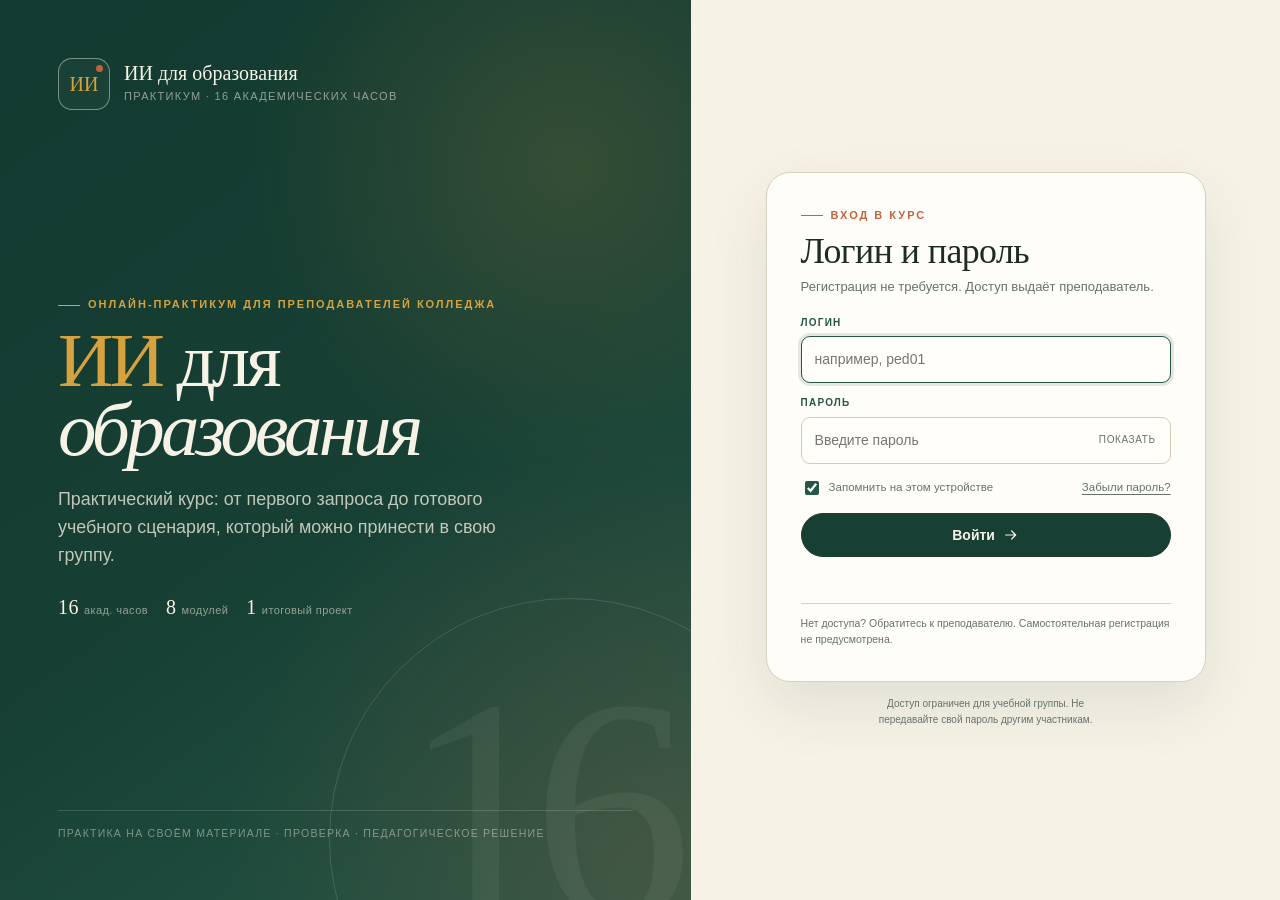
<file: index.html>
<!doctype html>
<html lang="ru">
<head>
<meta charset="utf-8">
<meta name="viewport" content="width=device-width, initial-scale=1">
<title>ИИ для образования — практический онлайн-курс для преподавателей колледжа</title>
<meta name="description" content="Онлайн-курс из 8 модулей и 16 академических часов: генеративный ИИ, запросы, учебные материалы, дифференциация, оценивание, безопасность и итоговый проект.">
<meta name="robots" content="noindex, nofollow">
<meta name="theme-color" content="#173f34">
<link rel="icon" href="data:image/svg+xml,%3Csvg xmlns='http://www.w3.org/2000/svg' viewBox='0 0 64 64'%3E%3Crect width='64' height='64' rx='14' fill='%23173f34'/%3E%3Ctext x='32' y='41' text-anchor='middle' font-family='Georgia' font-size='26' fill='%23d6a23f'%3EИИ%3C/text%3E%3Ccircle cx='49' cy='15' r='4' fill='%23c4623f'/%3E%3C/svg%3E">
<style>
:root{
  --ink:#1d2b25;
  --forest:#173f34;
  --forest-2:#245746;
  --forest-3:#2f6b56;
  --cream:#f7f2e6;
  --paper:#fffdf7;
  --sand:#efe6d4;
  --sand-2:#e7dbc5;
  --line:#d9d0bd;
  --terra:#c4623f;
  --terra-dark:#a34c2f;
  --gold:#d6a23f;
  --sage:#a9bda9;
  --muted:#66736c;
  --shadow:0 18px 50px rgba(24,63,52,.08);
  --shadow-sm:0 8px 24px rgba(24,63,52,.07);
  --radius:22px;
  --serif:Georgia,"Times New Roman",serif;
  --sans:"Segoe UI",-apple-system,BlinkMacSystemFont,"Helvetica Neue",Arial,sans-serif;
  --mono:"Cascadia Code","Consolas","Courier New",monospace;
}
*{box-sizing:border-box}
html{scroll-behavior:smooth}
body{
  margin:0;overflow-x:hidden;background:var(--cream);color:var(--ink);font-family:var(--sans);
  font-size:16px;line-height:1.62;-webkit-font-smoothing:antialiased;
  background-image:radial-gradient(rgba(23,63,52,.055) .8px,transparent .8px);
  background-size:26px 26px;
}
::selection{background:var(--gold);color:var(--forest)}
a{color:var(--forest-2);text-underline-offset:3px}
a:hover{color:var(--terra-dark)}
button,input,textarea,select{font:inherit}
button{cursor:pointer}
img{max-width:100%}
.skip-link{position:absolute;left:-999px;top:8px;background:var(--forest);color:var(--cream);padding:10px 16px;border-radius:8px;z-index:999}
.skip-link:focus{left:8px}
.sr-only{position:absolute;width:1px;height:1px;padding:0;margin:-1px;overflow:hidden;clip:rect(0,0,0,0);border:0}

/* ---------- layout ---------- */
.app{min-height:100vh}
.sidebar{
  position:fixed;inset:0 auto 0 0;width:292px;background:var(--forest);color:var(--cream);
  display:flex;flex-direction:column;padding:24px 18px 18px;z-index:40;overflow-y:auto;
  border-right:1px solid rgba(247,242,230,.12);
}
.sidebar::-webkit-scrollbar{width:8px}
.sidebar::-webkit-scrollbar-thumb{background:rgba(247,242,230,.18);border-radius:8px}
.brand{display:flex;gap:12px;align-items:center;text-decoration:none;color:var(--cream);padding:4px 8px 20px}
.brand-mark{
  width:48px;height:48px;border:1.5px solid rgba(247,242,230,.45);border-radius:14px;
  display:grid;place-items:center;font-family:var(--serif);font-size:20px;color:var(--gold);
  position:relative;flex:0 0 auto;background:rgba(255,255,255,.03)
}
.brand-mark::after{content:"";width:7px;height:7px;background:var(--terra);border-radius:50%;position:absolute;right:6px;top:6px}
.brand-text strong{display:block;font-family:var(--serif);font-size:18px;font-weight:400;line-height:1.1}
.brand-text span{display:block;font-size:11px;letter-spacing:.12em;text-transform:uppercase;color:rgba(247,242,230,.58);margin-top:4px}
.progress-card{
  background:rgba(247,242,230,.07);border:1px solid rgba(247,242,230,.13);border-radius:16px;
  padding:14px;display:flex;gap:12px;align-items:center;margin-bottom:20px
}
.ring{width:54px;height:54px;flex:0 0 auto;transform:rotate(-90deg)}
.ring circle{fill:none;stroke-width:4}
.ring .bg{stroke:rgba(247,242,230,.14)}
.ring .fg{stroke:var(--gold);stroke-linecap:round;transition:stroke-dashoffset .5s ease}
.progress-copy{font-size:12px;line-height:1.35;color:rgba(247,242,230,.68)}
.progress-copy strong{display:block;font-size:15px;color:var(--cream);font-weight:600}
.nav-group{margin:10px 0 6px;padding:0 10px;font-size:10px;letter-spacing:.16em;text-transform:uppercase;color:rgba(247,242,230,.42)}
.nav-link{
  display:flex;gap:11px;align-items:flex-start;padding:9px 10px;border-radius:11px;
  color:rgba(247,242,230,.76);text-decoration:none;font-size:13.5px;line-height:1.35;
  transition:background .18s,color .18s,transform .18s;position:relative
}
.nav-link:hover{background:rgba(247,242,230,.08);color:var(--cream);transform:translateX(2px)}
.nav-link.active{background:var(--cream);color:var(--forest);box-shadow:0 6px 18px rgba(0,0,0,.14)}
.nav-link .n{
  font-family:var(--serif);font-size:12px;color:var(--gold);min-width:22px;
  border:1px solid rgba(214,162,63,.45);border-radius:6px;text-align:center;line-height:1.5;margin-top:1px
}
.nav-link.active .n{color:var(--terra);border-color:rgba(196,98,63,.4)}
.nav-link.is-done::after{content:"✓";margin-left:auto;font-size:12px;color:var(--gold);font-weight:700}
.nav-link.active.is-done::after{color:var(--forest-2)}
.sidebar-foot{margin-top:auto;padding:18px 10px 4px;font-size:11px;color:rgba(247,242,230,.42);line-height:1.5}
.sidebar-foot a{color:rgba(247,242,230,.62)}

.shell{margin-left:292px;min-height:100vh;display:flex;flex-direction:column}
.topbar{
  position:sticky;top:0;z-index:30;display:flex;align-items:center;gap:14px;
  padding:14px clamp(20px,4vw,52px);background:rgba(247,242,230,.86);
  backdrop-filter:blur(14px);border-bottom:1px solid rgba(23,63,52,.08)
}
.menu-btn{display:none;border:1px solid var(--line);background:var(--paper);border-radius:10px;width:40px;height:40px;align-items:center;justify-content:center}
.crumb{min-width:0;font-size:12px;letter-spacing:.12em;text-transform:uppercase;color:var(--muted);white-space:nowrap;overflow:hidden;text-overflow:ellipsis}
.crumb strong{color:var(--forest);font-weight:700}
.top-actions{margin-left:auto;display:flex;gap:8px;align-items:center}
.top-progress{display:flex;align-items:center;gap:8px;font-size:12px;color:var(--muted);white-space:nowrap}
.top-progress .bar{width:90px;height:5px;background:var(--sand-2);border-radius:99px;overflow:hidden}
.top-progress .bar i{display:block;height:100%;width:0;background:var(--forest-2);border-radius:99px;transition:width .5s}
.main{flex:1;width:100%;max-width:1160px;margin:0 auto;padding:clamp(20px,3vw,34px) clamp(18px,4vw,52px) 60px}
.site-footer{border-top:1px solid var(--line);padding:22px clamp(20px,4vw,52px);font-size:12px;color:var(--muted);display:flex;gap:18px;flex-wrap:wrap;align-items:center;justify-content:space-between}
.site-footer .dotsep{width:4px;height:4px;border-radius:50%;background:var(--terra);display:inline-block;margin:0 8px;vertical-align:middle}

/* ---------- typography ---------- */
h1,h2,h3,.serif{font-family:var(--serif);font-weight:400;letter-spacing:-.015em}
h1{font-size:clamp(2.2rem,4.4vw,4rem);line-height:1.02;margin:0 0 16px}
h2{font-size:clamp(1.65rem,2.7vw,2.35rem);line-height:1.12;margin:0 0 14px}
h3{font-size:1.35rem;line-height:1.2;margin:0 0 10px}
h4{font-size:1rem;line-height:1.3;margin:0 0 4px}
p{margin:0 0 14px}
.eyebrow{font-size:11px;letter-spacing:.18em;text-transform:uppercase;font-weight:700;color:var(--terra);margin-bottom:12px;display:flex;align-items:center;gap:8px}
.eyebrow::before{content:"";width:22px;height:1px;background:var(--terra);display:inline-block}
.lead{font-size:clamp(1.05rem,1.5vw,1.25rem);line-height:1.55;color:#3b4d44}
.prose{max-width:74ch}
.small{font-size:13px;color:var(--muted)}
.muted{color:var(--muted)}
.kicker{font-family:var(--serif);font-style:italic;color:var(--terra)}
.hr{border:0;border-top:1px solid var(--line);margin:34px 0}

/* ---------- hero ---------- */
.hero{
  position:relative;overflow:hidden;border-radius:30px;background:
    radial-gradient(circle at 78% 18%,rgba(214,162,63,.16),transparent 32%),
    radial-gradient(circle at 95% 95%,rgba(196,98,63,.22),transparent 36%),
    linear-gradient(135deg,#123a30 0%,#173f34 46%,#245746 100%);
  color:var(--cream);padding:clamp(28px,4.6vw,58px);min-height:500px;
  display:grid;grid-template-columns:1.25fr .75fr;gap:34px;align-items:center;
  box-shadow:0 28px 70px rgba(23,63,52,.18)
}
.hero::before{
  content:"";position:absolute;inset:auto -80px -160px auto;width:420px;height:420px;border:1px solid rgba(247,242,230,.14);
  border-radius:50%
}
.hero-copy{position:relative;z-index:2;min-width:0;max-width:100%}
.hero .eyebrow{color:var(--gold)}
.hero .eyebrow::before{background:var(--gold)}
.hero h1{font-size:clamp(3.1rem,6.8vw,6.4rem);line-height:.9;letter-spacing:-.045em;margin:0 0 22px;max-width:9ch}
.hero h1 span{color:var(--gold);display:inline-block}
.hero h1 em{font-style:italic;color:var(--cream);display:inline-block}
.hero-sub{font-size:clamp(1rem,1.55vw,1.25rem);line-height:1.55;color:rgba(247,242,230,.8);max-width:48ch;margin-bottom:26px}
.hero-actions{display:flex;gap:10px;flex-wrap:wrap}
.hero .btn-ghost{color:var(--cream);border-color:rgba(247,242,230,.34);background:rgba(247,242,230,.04)}
.hero .btn-ghost:hover{background:rgba(247,242,230,.12);color:var(--cream)}
.hero-meta{display:flex;gap:22px;flex-wrap:wrap;margin-top:34px;padding-top:20px;border-top:1px solid rgba(247,242,230,.16)}
.hero-meta div{font-size:12px;color:rgba(247,242,230,.6);line-height:1.35}
.hero-meta strong{display:block;font-size:16px;color:var(--cream);font-weight:600;margin-bottom:2px}
.hero-art{position:relative;min-height:360px;z-index:2;min-width:0;max-width:100%}
.orbit{position:absolute;inset:8% 2% 6% 8%;border:1px solid rgba(247,242,230,.2);border-radius:50%}
.orbit::before{content:"";position:absolute;inset:14%;border:1px dashed rgba(247,242,230,.18);border-radius:50%}
.orbit::after{content:"";position:absolute;width:12px;height:12px;background:var(--gold);border-radius:50%;top:11%;right:16%;box-shadow:0 0 0 8px rgba(214,162,63,.12)}
.big-16{position:absolute;inset:0;display:grid;place-items:center;font-family:var(--serif);font-size:clamp(7rem,13vw,11rem);color:rgba(247,242,230,.94);line-height:1;letter-spacing:-.08em}
.big-16 small{font-family:var(--sans);font-size:12px;letter-spacing:.18em;text-transform:uppercase;display:block;text-align:center;color:rgba(247,242,230,.55);margin-top:8px;letter-spacing:.2em}
.float-card{
  position:absolute;background:var(--cream);color:var(--forest);border-radius:14px;padding:12px 15px;
  font-size:12px;line-height:1.35;box-shadow:0 16px 40px rgba(0,0,0,.18);max-width:210px
}
.float-card b{display:block;font-size:11px;letter-spacing:.12em;text-transform:uppercase;color:var(--terra);margin-bottom:4px}
.float-card.a{right:0;top:6%}
.float-card.b{left:-4%;bottom:2%}
.hero-stamp{
  position:absolute;right:2%;bottom:0;width:92px;height:92px;border:1px solid rgba(247,242,230,.35);
  border-radius:50%;display:grid;place-items:center;font-size:9px;letter-spacing:.14em;text-transform:uppercase;
  text-align:center;color:rgba(247,242,230,.65);transform:rotate(-12deg);line-height:1.4
}

/* ---------- buttons ---------- */
.btn{
  display:inline-flex;align-items:center;justify-content:center;gap:8px;border:1px solid transparent;
  border-radius:99px;padding:11px 18px;font-size:13.5px;font-weight:650;line-height:1.2;
  text-decoration:none;transition:transform .18s,background .18s,border-color .18s,color .18s,box-shadow .18s;
  background:var(--paper);color:var(--forest);border-color:var(--line)
}
.btn:hover{transform:translateY(-1px);box-shadow:var(--shadow-sm);color:var(--forest)}
.btn:active{transform:translateY(0)}
.btn-primary{background:var(--forest);color:var(--cream);border-color:var(--forest)}
.btn-primary:hover{background:var(--forest-2);color:var(--cream)}
.btn-accent{background:var(--terra);color:#fff;border-color:var(--terra)}
.btn-accent:hover{background:var(--terra-dark);color:#fff}
.btn-ghost{background:transparent;border-color:var(--line);color:var(--forest)}
.btn-cream{background:var(--cream);color:var(--forest);border-color:var(--cream)}
.btn-cream:hover{background:#fff;color:var(--forest)}
.btn-sm{padding:8px 13px;font-size:12px}
.btn[disabled]{opacity:.5;cursor:not-allowed;transform:none;box-shadow:none}
.icon{width:16px;height:16px;flex:0 0 auto;display:inline-block;vertical-align:-2px}

/* ---------- cards & sections ---------- */
.page{display:none}
.page.active{display:block;animation:pageIn .32s ease both}
@keyframes pageIn{from{opacity:0;transform:translateY(8px)}to{opacity:1;transform:none}}
.section{margin-top:38px}
.section-head{display:flex;align-items:end;justify-content:space-between;gap:18px;margin-bottom:16px}
.section-head h2{margin:0}
.section-head p{margin:0;max-width:52ch;font-size:13.5px;color:var(--muted)}
.grid{display:grid;gap:14px}
.grid-2{grid-template-columns:repeat(2,minmax(0,1fr))}
.grid-3{grid-template-columns:repeat(3,minmax(0,1fr))}
.grid-4{grid-template-columns:repeat(4,minmax(0,1fr))}
.card{background:rgba(255,253,247,.86);border:1px solid var(--line);border-radius:var(--radius);padding:22px;box-shadow:var(--shadow-sm)}
.card-flat{box-shadow:none}
.card h3{font-size:1.18rem}
.card p:last-child{margin-bottom:0}
.card-num{font-family:var(--serif);font-size:2.6rem;line-height:1;color:var(--terra);margin-bottom:10px}
.stat-card{background:var(--forest);color:var(--cream);border:0;border-radius:18px;padding:20px}
.stat-card .num{font-family:var(--serif);font-size:2.8rem;line-height:1;color:var(--gold)}
.stat-card .label{font-size:11px;letter-spacing:.14em;text-transform:uppercase;color:rgba(247,242,230,.6);margin-top:8px}
.pill{display:inline-flex;align-items:center;gap:6px;border:1px solid var(--line);border-radius:99px;padding:5px 10px;font-size:11px;color:var(--muted);background:rgba(255,253,247,.7)}
.pill strong{color:var(--forest)}
.tag{display:inline-block;background:var(--sand);color:var(--forest);border-radius:6px;padding:3px 8px;font-size:10.5px;letter-spacing:.06em;text-transform:uppercase;font-weight:700}
.tag-terra{background:#f4dfd4;color:var(--terra-dark)}
.tag-gold{background:#f6eacb;color:#7b5a17}

/* ---------- overview extras ---------- */
.passport{display:grid;grid-template-columns:repeat(2,minmax(0,1fr));border:1px solid var(--line);border-radius:var(--radius);overflow:hidden;background:var(--paper)}
.passport div{padding:16px 18px;border-bottom:1px solid var(--line);display:grid;grid-template-columns:130px 1fr;gap:12px;font-size:13.5px}
.passport div:nth-child(odd){border-right:1px solid var(--line)}
.passport div:nth-last-child(-n+2){border-bottom:0}
.passport dt{font-size:10.5px;letter-spacing:.13em;text-transform:uppercase;color:var(--muted);font-weight:700;padding-top:2px}
.passport dd{margin:0;color:var(--ink)}
.outcome-list{display:grid;grid-template-columns:1fr 1fr;gap:10px;counter-reset:o}
.outcome-item{display:flex;gap:12px;padding:13px 14px;border:1px solid var(--line);border-radius:12px;background:rgba(255,253,247,.7);font-size:13.5px;line-height:1.45}
.outcome-item::before{counter-increment:o;content:counter(o,decimal-leading-zero);font-family:var(--serif);color:var(--terra);font-size:13px;flex:0 0 auto}
.how-grid{display:grid;grid-template-columns:repeat(4,1fr);gap:0;border:1px solid var(--line);border-radius:18px;overflow:hidden;background:var(--paper)}
.how-step{padding:20px 18px;border-right:1px solid var(--line);position:relative}
.how-step:last-child{border-right:0}
.how-step .n{font-family:var(--serif);font-size:2rem;color:var(--sand-2);line-height:1;margin-bottom:12px}
.how-step h4{font-size:13px;letter-spacing:.06em;text-transform:uppercase;color:var(--terra);margin-bottom:6px}
.how-step p{font-size:12.5px;color:var(--muted);margin:0;line-height:1.45}
.route-grid{display:grid;grid-template-columns:repeat(2,minmax(0,1fr));gap:10px}
.route-card{
  display:grid;grid-template-columns:52px 1fr auto;gap:14px;align-items:center;
  background:rgba(255,253,247,.82);border:1px solid var(--line);border-radius:14px;padding:14px 16px;
  text-decoration:none;color:var(--ink);transition:transform .18s,box-shadow .18s,border-color .18s;position:relative
}
.route-card:hover{transform:translateY(-2px);box-shadow:var(--shadow-sm);border-color:var(--sage);color:var(--ink)}
.route-card .rn{font-family:var(--serif);font-size:1.8rem;color:var(--terra);line-height:1}
.route-card h4{font-family:var(--serif);font-size:1.02rem;font-weight:400;line-height:1.2;margin:0 0 3px}
.route-card p{font-size:11.5px;color:var(--muted);margin:0;line-height:1.35}
.route-card .check{width:22px;height:22px;border-radius:50%;border:1px solid var(--line);display:grid;place-items:center;font-size:11px;color:transparent;background:var(--paper)}
.route-card.is-done .check{background:var(--forest);border-color:var(--forest);color:var(--cream)}
.route-card.is-done h4::after{content:" · готово";font-family:var(--sans);font-size:9px;letter-spacing:.08em;text-transform:uppercase;color:var(--forest-2)}

/* ---------- module ---------- */
.module-hero{
  display:grid;grid-template-columns:150px 1fr;gap:24px;align-items:start;
  background:linear-gradient(135deg,#fffdf7 0%,#f4ecdc 100%);border:1px solid var(--line);
  border-radius:30px;padding:clamp(22px,3.4vw,38px);box-shadow:var(--shadow-sm);position:relative;overflow:hidden
}
.module-hero::after{content:"";position:absolute;right:-60px;top:-80px;width:260px;height:260px;border:1px solid rgba(196,98,63,.18);border-radius:50%}
.module-num{font-family:var(--serif);font-size:clamp(4rem,7vw,6.4rem);line-height:.85;color:var(--terra);letter-spacing:-.06em}
.module-hero h1{font-size:clamp(2rem,4vw,3.5rem);line-height:1.02;margin-bottom:14px;max-width:20ch}
.module-hero .lead{font-size:1.05rem;max-width:60ch;margin-bottom:16px}
.result-line{display:flex;gap:10px;align-items:flex-start;border-top:1px solid var(--line);padding-top:14px;font-size:13px;color:var(--muted);max-width:70ch}
.result-line strong{color:var(--forest);white-space:nowrap}
.module-goals{display:grid;grid-template-columns:repeat(2,1fr);gap:8px;margin-top:16px}
.module-goals div{display:flex;gap:8px;font-size:13px;color:#3c4a43}
.module-goals div::before{content:"→";color:var(--terra);flex:0 0 auto}
.timing{margin-top:14px;border:1px solid var(--line);border-radius:14px;background:rgba(255,253,247,.66);overflow:hidden}
.timing summary{padding:13px 16px;font-size:12px;letter-spacing:.1em;text-transform:uppercase;font-weight:700;color:var(--forest);cursor:pointer;list-style:none;display:flex;justify-content:space-between;gap:10px}
.timing summary::-webkit-details-marker{display:none}
.timing summary::after{content:"+";font-size:18px;line-height:1;color:var(--terra)}
.timing[open] summary::after{content:"−"}
.timing-table{width:100%;border-collapse:collapse;font-size:12.5px}
.timing-table td{padding:9px 16px;border-top:1px solid var(--line);vertical-align:top}
.timing-table td:first-child{width:92px;font-family:var(--mono);font-size:11.5px;color:var(--terra);font-weight:700}
.section-title{display:flex;align-items:baseline;gap:10px;margin-top:34px}
.section-title::before{content:"§";font-family:var(--serif);color:var(--terra);font-size:.8em}
.clean-list{list-style:none;padding:0;margin:0 0 16px;display:grid;gap:8px}
.clean-list li{position:relative;padding-left:20px;line-height:1.55}
.clean-list li::before{content:"";position:absolute;left:0;top:.62em;width:7px;height:7px;border-radius:50%;background:var(--terra)}
.num-list{counter-reset:n;list-style:none;padding:0;margin:0 0 16px;display:grid;gap:10px}
.num-list li{counter-increment:n;position:relative;padding-left:34px;line-height:1.55}
.num-list li::before{content:counter(n,decimal-leading-zero);position:absolute;left:0;top:2px;font-family:var(--serif);color:var(--terra);font-size:12px}
.table-wrap{overflow-x:auto;border:1px solid var(--line);border-radius:14px;margin:0 0 18px;background:var(--paper)}
table.data{width:100%;border-collapse:collapse;font-size:13px;min-width:540px}
table.data th{background:var(--forest);color:var(--cream);text-align:left;padding:11px 14px;font-size:10.5px;letter-spacing:.09em;text-transform:uppercase;font-weight:700;vertical-align:top}
table.data td{padding:11px 14px;border-top:1px solid var(--line);vertical-align:top;line-height:1.45}
table.data tr:nth-child(even) td{background:rgba(239,230,212,.28)}
.callout{display:flex;gap:13px;padding:16px 18px;border-radius:14px;border:1px solid var(--line);background:var(--paper);margin:0 0 18px}
.callout .ico{width:30px;height:30px;border-radius:50%;display:grid;place-items:center;flex:0 0 auto;font-weight:700;font-family:var(--serif);font-size:15px}
.callout h4{font-size:11px;letter-spacing:.1em;text-transform:uppercase;margin:0 0 4px}
.callout p{margin:0;font-size:13.5px;line-height:1.5}
.callout.tone-warn{background:#fbf0e9;border-color:#e8cbbd}
.callout.tone-warn .ico{background:#f4d8ca;color:var(--terra-dark)}
.callout.tone-warn h4{color:var(--terra-dark)}
.callout.tone-info{background:#edf3ee;border-color:#cbdccf}
.callout.tone-info .ico{background:#d6e6da;color:var(--forest-2)}
.callout.tone-info h4{color:var(--forest-2)}
.callout.tone-good{background:#fbf4df;border-color:#e7d5a7}
.callout.tone-good .ico{background:#f2e4bb;color:#75551a}
.callout.tone-good h4{color:#75551a}
.comparison{display:grid;grid-template-columns:1fr 44px 1fr;gap:10px;align-items:stretch;margin:0 0 18px}
.compare-card{border:1px solid var(--line);border-radius:14px;padding:16px;background:var(--paper);font-size:13px;line-height:1.5}
.compare-card h4{font-size:10px;letter-spacing:.1em;text-transform:uppercase;color:var(--muted);margin-bottom:8px}
.compare-card.bad{background:#fcf3ee;border-color:#e8cbbd}
.compare-card.good{background:#eef4ef;border-color:#cbdccf}
.compare-arrow{display:grid;place-items:center;color:var(--terra);font-size:20px}
.caption{font-size:11.5px;color:var(--muted);margin-top:-8px;margin-bottom:18px}

/* ---------- practice ---------- */
.practice-card{
  border:1px solid #ddcbb5;border-left:4px solid var(--terra);border-radius:18px;
  background:linear-gradient(180deg,#fffdf7 0%,#fcf7ed 100%);padding:clamp(18px,2.5vw,26px);
  margin:22px 0;box-shadow:var(--shadow-sm)
}
.practice-head{display:flex;gap:10px;flex-wrap:wrap;align-items:center;margin-bottom:8px}
.practice-card h3{font-size:1.55rem;margin:0}
.practice-intro{font-size:13.5px;color:#43524a;margin:0 0 14px;max-width:72ch}
.prompt-box{background:var(--forest);color:var(--cream);border-radius:13px;padding:0;margin:0 0 14px;overflow:hidden}
.prompt-top{display:flex;align-items:center;justify-content:space-between;gap:10px;padding:9px 13px;border-bottom:1px solid rgba(247,242,230,.14)}
.prompt-top span{font-size:9.5px;letter-spacing:.14em;text-transform:uppercase;color:rgba(247,242,230,.55);font-weight:700}
.prompt-text{margin:0;padding:13px 15px 15px;font-size:13px;line-height:1.55;color:#f8f1df;white-space:pre-wrap}
.copy-btn{border:1px solid rgba(247,242,230,.24);background:rgba(247,242,230,.06);color:var(--cream);border-radius:7px;padding:4px 9px;font-size:10px;letter-spacing:.06em;text-transform:uppercase}
.copy-btn:hover{background:rgba(247,242,230,.14)}
.practice-steps{margin:0 0 14px;padding:0 0 0 20px;font-size:13px;color:#43524a;display:grid;gap:4px}
.fields{display:grid;gap:12px}
.field{display:grid;gap:5px}
.field-label{font-size:11px;letter-spacing:.08em;text-transform:uppercase;font-weight:700;color:var(--forest-2)}
.field-hint{font-size:11.5px;color:var(--muted);margin-top:-2px}
textarea,input[type=text],input[type=email],input[type=search],input[type=password],select{
  width:100%;border:1px solid #d8cbb4;border-radius:9px;background:#fffdf8;color:var(--ink);
  padding:10px 12px;font-size:13px;line-height:1.5;resize:vertical;transition:border-color .15s,box-shadow .15s
}
textarea:focus,input:focus,select:focus{outline:none;border-color:var(--forest-2);box-shadow:0 0 0 3px rgba(36,87,70,.12)}
textarea{min-height:44px}
.practice-note{font-size:11.5px;color:var(--muted);margin:12px 0 0;display:flex;gap:7px;line-height:1.45}
.practice-note::before{content:"i";font-family:var(--serif);font-style:italic;color:var(--terra);flex:0 0 auto}

/* ---------- classify ---------- */
.classify{display:grid;gap:8px;margin:0 0 14px}
.classify-row{display:grid;grid-template-columns:1fr 250px;gap:12px;align-items:center;padding:10px 12px;border:1px solid var(--line);border-radius:10px;background:#fffdf8;font-size:13px}
.classify-row select{padding:7px 9px;font-size:12px}
.classify-row.correct{border-color:#9bbfa5;background:#f0f7f1}
.classify-row.wrong{border-color:#e0b19d;background:#fdf1eb}
.classify-feedback{grid-column:1/-1;font-size:11.5px;color:var(--muted);display:none}
.classify-row.show .classify-feedback{display:block}
.classify-row.correct .classify-feedback{color:var(--forest-2)}
.classify-row.wrong .classify-feedback{color:var(--terra-dark)}

/* ---------- quiz ---------- */
.quiz{border:1px solid var(--line);border-radius:18px;background:var(--paper);padding:clamp(18px,2.4vw,26px);margin:22px 0}
.quiz-head{display:flex;justify-content:space-between;gap:12px;align-items:center;margin-bottom:16px}
.quiz-head h3{margin:0;font-size:1.4rem}
.quiz-item{padding:15px 0;border-top:1px solid var(--line)}
.quiz-item:first-of-type{border-top:0;padding-top:0}
.quiz-q{font-size:14px;font-weight:600;margin:0 0 9px;line-height:1.45}
.quiz-options{display:grid;gap:6px}
.quiz-option{display:flex;gap:9px;align-items:flex-start;padding:9px 11px;border:1px solid var(--line);border-radius:8px;background:#fffdf8;font-size:12.8px;line-height:1.4;cursor:pointer;transition:background .15s,border-color .15s}
.quiz-option:hover{background:#f8f2e5;border-color:var(--sage)}
.quiz-option input{margin:3px 0 0;accent-color:var(--forest-2);flex:0 0 auto}
.quiz-option.is-correct{background:#eaf5ec;border-color:#9bbfa5}
.quiz-option.is-wrong{background:#fceee7;border-color:#dfb09c}
.quiz-explain{display:none;margin:8px 0 0;font-size:12px;line-height:1.45;padding:9px 11px;border-radius:7px;background:var(--sand);color:#4d5a52}
.quiz-item.answered .quiz-explain{display:block}
.quiz-actions{display:flex;gap:8px;flex-wrap:wrap;align-items:center;margin-top:14px}
.quiz-result{font-size:13px;font-weight:600;color:var(--forest);margin-left:4px}
.quiz-result.bad{color:var(--terra-dark)}

/* ---------- checklist ---------- */
.checklist{border:1px solid var(--line);border-radius:14px;background:var(--paper);padding:6px 16px;margin:14px 0}
.check-item{display:flex;gap:10px;align-items:flex-start;padding:10px 0;border-bottom:1px solid var(--line);font-size:13px;line-height:1.45}
.check-item:last-child{border-bottom:0}
.check-item input{margin:4px 0 0;accent-color:var(--forest-2);flex:0 0 auto;width:16px;height:16px}
.checklist-foot{display:flex;justify-content:space-between;gap:10px;align-items:center;padding:10px 0 12px;font-size:11.5px;color:var(--muted)}
.checklist-count{font-weight:700;color:var(--forest-2)}
.text-btn{border:0;background:transparent;color:var(--muted);font-size:11.5px;text-decoration:underline;text-underline-offset:3px;padding:0}
.text-btn:hover{color:var(--terra-dark)}

/* ---------- artifact ---------- */
.artifact{border:1px solid #d9c79f;border-radius:18px;background:linear-gradient(135deg,#fbf3dd,#f7ead0);padding:22px;margin:22px 0}
.artifact .eyebrow{color:#7b5a17}
.artifact .eyebrow::before{background:#7b5a17}
.artifact h3{font-size:1.45rem}
.artifact ul{margin:8px 0 14px;padding-left:18px;font-size:13px}
.artifact li{margin-bottom:3px}

/* ---------- scenarios / steps ---------- */
.scenario-grid{display:grid;grid-template-columns:repeat(3,1fr);gap:12px;margin:0 0 18px}
.scenario{border:1px solid var(--line);border-radius:14px;background:var(--paper);padding:16px;font-size:13px}
.scenario h4{font-family:var(--serif);font-size:1.05rem;margin-bottom:8px}
.scenario p{font-size:12.5px;color:#4b5951;line-height:1.48}
.scenario details{margin-top:10px;border-top:1px solid var(--line);padding-top:9px}
.scenario summary{font-size:11px;letter-spacing:.08em;text-transform:uppercase;color:var(--terra);cursor:pointer;font-weight:700}
.scenario details p{margin:8px 0 0;font-size:12px;color:var(--muted)}
.steps{display:grid;gap:0;border:1px solid var(--line);border-radius:14px;overflow:hidden;background:var(--paper);margin:0 0 18px}
.step{display:grid;grid-template-columns:50px 1fr;gap:12px;padding:14px 16px;border-bottom:1px solid var(--line)}
.step:last-child{border-bottom:0}
.step .sn{font-family:var(--serif);font-size:1.4rem;color:var(--terra)}
.step h4{margin:0 0 3px;font-size:13px}
.step p{margin:0;font-size:12.5px;color:var(--muted)}

/* ---------- module footer ---------- */
.module-footer{display:flex;justify-content:space-between;gap:12px;flex-wrap:wrap;align-items:center;margin-top:32px;padding-top:20px;border-top:1px solid var(--line)}
.complete-btn{min-width:210px}
.complete-btn.is-done{background:var(--forest);color:var(--cream);border-color:var(--forest)}
.module-next{font-size:13px;font-weight:650;text-decoration:none;color:var(--forest);display:inline-flex;gap:6px;align-items:center}

/* ---------- project ---------- */
.project-head{background:linear-gradient(135deg,var(--forest),var(--forest-3));color:var(--cream);border-radius:28px;padding:clamp(24px,4vw,44px);position:relative;overflow:hidden;margin-bottom:22px}
.project-head::after{content:"16";position:absolute;right:20px;bottom:-46px;font-family:var(--serif);font-size:15rem;line-height:1;color:rgba(247,242,230,.07);pointer-events:none}
.project-head h1{font-size:clamp(2.4rem,4.8vw,4.2rem);margin-bottom:12px;position:relative;z-index:1}
.project-head p{max-width:62ch;color:rgba(247,242,230,.76);position:relative;z-index:1;margin-bottom:0}
.project-status{display:grid;grid-template-columns:1.2fr .8fr;gap:12px;margin:0 0 18px}
.status-card{border:1px solid var(--line);border-radius:14px;padding:14px 16px;background:var(--paper);font-size:12.5px}
.status-card strong{display:block;font-size:14px;margin-bottom:4px;color:var(--forest)}
.progress-track{height:6px;background:var(--sand-2);border-radius:99px;overflow:hidden;margin:9px 0 5px}
.progress-track i{display:block;height:100%;width:0;background:var(--terra);border-radius:99px;transition:width .4s}
.project-fields{display:grid;gap:14px}
.project-field{border:1px solid var(--line);border-radius:14px;background:var(--paper);padding:18px}
.project-field .field-label{font-size:12px;color:var(--forest);letter-spacing:.04em;text-transform:none;margin-bottom:2px}
.project-field .field-hint{margin-bottom:8px}
.project-field textarea{background:#fffef9;font-size:13.5px}
.rubric{border:1px solid var(--line);border-radius:16px;background:var(--paper);padding:6px 18px;margin:16px 0}
.rubric-row{padding:16px 0;border-bottom:1px solid var(--line)}
.rubric-row:last-child{border-bottom:0}
.rubric-title h4{font-size:14px;margin-bottom:3px}
.rubric-title p{font-size:12px;color:var(--muted);margin:0 0 10px}
.rubric-options{display:grid;grid-template-columns:repeat(3,1fr);gap:7px}
.rubric-opt{display:flex;gap:7px;align-items:flex-start;border:1px solid var(--line);border-radius:8px;padding:8px 9px;font-size:11.5px;line-height:1.35;cursor:pointer;background:#fffdf8}
.rubric-opt:hover{border-color:var(--sage)}
.rubric-opt input{margin:2px 0 0;accent-color:var(--terra);flex:0 0 auto}
.rubric-opt .score{font-family:var(--serif);font-size:14px;color:var(--terra);line-height:1.1;flex:0 0 auto}
.rubric-opt small{color:var(--muted);font-size:10.5px;line-height:1.3}
.rubric-summary{display:flex;justify-content:space-between;gap:14px;align-items:center;flex-wrap:wrap;padding:14px 0 16px}
.rubric-total{font-size:14px;color:var(--forest);font-weight:600}
.rubric-total b{font-family:var(--serif);font-size:30px;color:var(--terra);line-height:1;margin-right:4px}
.rubric-verdict{font-size:12px;color:var(--muted);max-width:58ch}
.rubric-verdict strong{color:var(--forest)}
.certificate{
  position:relative;overflow:hidden;border:1px solid #d9c79f;border-radius:20px;
  background:linear-gradient(135deg,#fffaf0,#f7ecd4);padding:28px;margin:22px 0
}
.certificate::before{content:"";position:absolute;right:-40px;top:-50px;width:180px;height:180px;border:1px solid rgba(196,98,63,.22);border-radius:50%}
.certificate h3{font-size:1.8rem;margin-bottom:4px}
.certificate .cert-sub{font-size:11px;letter-spacing:.16em;text-transform:uppercase;color:var(--terra);margin-bottom:16px}
.cert-meta{display:grid;grid-template-columns:1fr 1fr;gap:10px;margin:14px 0;font-size:13px}
.cert-meta div{border-top:1px solid #d9c79f;padding-top:7px}
.cert-meta span{display:block;font-size:9.5px;letter-spacing:.12em;text-transform:uppercase;color:var(--muted);margin-bottom:2px}
.cert-locked{position:absolute;inset:0;background:rgba(255,250,240,.86);backdrop-filter:blur(3px);display:flex;flex-direction:column;align-items:center;justify-content:center;text-align:center;padding:24px;gap:6px}
.cert-locked strong{font-family:var(--serif);font-size:1.2rem;color:var(--forest)}
.cert-locked p{font-size:12px;color:var(--muted);max-width:42ch;margin:0}
.certificate.is-ready .cert-locked{display:none}

/* ---------- library ---------- */
.library-tools{display:flex;gap:10px;flex-wrap:wrap;align-items:center;margin:0 0 16px}
.search-box{position:relative;flex:1 1 0;width:auto;max-width:none;min-width:220px}
.search-box input{width:100%;padding-left:34px}
.search-box::before{content:"⌕";position:absolute;left:12px;top:7px;color:var(--muted);font-size:18px}
.filter-chips{display:flex;gap:6px;flex-wrap:wrap;margin:0 0 16px}
.filter-chip{border:1px solid var(--line);background:var(--paper);color:var(--muted);border-radius:99px;padding:5px 11px;font-size:11.5px}
.filter-chip.active{background:var(--forest);border-color:var(--forest);color:var(--cream)}
.prompt-grid{display:grid;grid-template-columns:repeat(2,minmax(0,1fr));gap:12px}
.prompt-card{border:1px solid var(--line);border-radius:14px;background:var(--paper);padding:16px;display:flex;flex-direction:column;gap:8px}
.prompt-card h3{font-size:1.08rem;margin:0}
.prompt-card .tag{align-self:flex-start}
.prompt-card .prompt-body{font-size:12.5px;line-height:1.5;color:#46544c;background:var(--sand);border-radius:8px;padding:10px 12px;white-space:pre-wrap;flex:1}
.prompt-card .note{font-size:10.5px;color:var(--muted);line-height:1.35}
.prompt-card .card-actions{display:flex;justify-content:space-between;gap:8px;align-items:center}
.prompt-card[hidden]{display:none}
.library-count{font-size:11px;color:var(--muted);margin:0 0 10px}

/* ---------- resources ---------- */
.glossary{display:grid;grid-template-columns:1fr 1fr;gap:0;border:1px solid var(--line);border-radius:14px;overflow:hidden;background:var(--paper)}
.glossary div{padding:13px 15px;border-bottom:1px solid var(--line);font-size:12.5px}
.glossary div:nth-child(odd){border-right:1px solid var(--line)}
.glossary div:nth-last-child(-n+2){border-bottom:0}
.glossary dt{font-weight:700;color:var(--forest);margin-bottom:2px}
.glossary dd{margin:0;color:var(--muted);line-height:1.45}
.doc-links{display:grid;grid-template-columns:1fr 1fr;gap:10px}
.doc-link{display:flex;gap:12px;align-items:center;border:1px solid var(--line);border-radius:12px;background:var(--paper);padding:12px 14px;text-decoration:none;color:var(--ink)}
.doc-link:hover{border-color:var(--sage);color:var(--ink);box-shadow:var(--shadow-sm)}
.doc-link .ext{width:34px;height:34px;border-radius:8px;background:var(--sand);display:grid;place-items:center;font-size:10px;font-weight:700;color:var(--terra);flex:0 0 auto}
.doc-link strong{display:block;font-size:12.5px;line-height:1.3}
.doc-link span{display:block;font-size:10.5px;color:var(--muted)}

/* ---------- teacher ---------- */
.teacher-hero{background:linear-gradient(135deg,#efe6d4,#f8f1e2);border:1px solid var(--line);border-radius:24px;padding:clamp(22px,3.4vw,38px)}
.teacher-hero h1{font-size:clamp(2rem,3.8vw,3.4rem);margin-bottom:10px}
.format-grid{display:grid;grid-template-columns:repeat(4,1fr);gap:9px}
.format-card{border:1px solid var(--line);border-radius:12px;padding:14px;background:var(--paper);font-size:12px}
.format-card strong{display:block;font-family:var(--serif);font-size:1.1rem;margin-bottom:4px}
.format-card span{color:var(--muted);line-height:1.4;display:block}
.prep-list{list-style:none;padding:0;margin:0;display:grid;gap:0;border:1px solid var(--line);border-radius:12px;overflow:hidden;background:var(--paper)}
.prep-list li{display:grid;grid-template-columns:105px 1fr;gap:10px;padding:10px 13px;border-bottom:1px solid var(--line);font-size:12.5px}
.prep-list li:last-child{border-bottom:0}
.prep-list b{color:var(--terra);font-size:10px;letter-spacing:.08em;text-transform:uppercase}

/* ---------- misc ---------- */
.empty-note{border:1px dashed var(--line);border-radius:12px;padding:18px;text-align:center;color:var(--muted);font-size:13px}
.toast{
  position:fixed;left:50%;bottom:24px;transform:translate(-50%,20px);z-index:100;
  background:var(--forest);color:var(--cream);border-radius:10px;padding:11px 18px;font-size:12.5px;
  box-shadow:0 12px 30px rgba(0,0,0,.24);opacity:0;pointer-events:none;transition:opacity .2s,transform .2s;max-width:90vw;text-align:center
}
.toast.show{opacity:1;transform:translate(-50%,0)}
.sidebar-backdrop{display:none;position:fixed;inset:0;background:rgba(23,63,52,.45);z-index:35}
.print-sheet{display:none}
.print-doc{font-family:var(--sans);color:#111;font-size:11pt;line-height:1.45}
.print-doc h1{font-family:var(--serif);font-size:22pt;margin:0 0 4pt}
.print-doc h2{font-family:var(--serif);font-size:15pt;margin:16pt 0 6pt;border-bottom:1px solid #ccc;padding-bottom:3pt}
.print-doc h3{font-size:11.5pt;margin:10pt 0 3pt}
.print-doc p{margin:0 0 7pt;white-space:pre-wrap}
.print-doc .meta{font-size:9pt;color:#555;margin-bottom:14pt}
.print-doc .answer{border-left:2px solid #c4623f;padding-left:8pt;margin:4pt 0 10pt;white-space:pre-wrap}
.print-doc table{width:100%;border-collapse:collapse;font-size:9.5pt;margin-bottom:10pt}
.print-doc td,.print-doc th{border:1px solid #ccc;padding:4pt 5pt;vertical-align:top}
.print-doc th{background:#eee}


/* ---------- auth ---------- */
body.auth-locked{overflow:hidden}
body.auth-locked .app{display:none}
body.auth-locked .skip-link{display:none}
body:not(.auth-locked) .login-screen{display:none}
.login-screen{
  min-height:100vh;display:grid;grid-template-columns:1.08fr .92fr;
  background:var(--cream);position:relative;z-index:200
}
.login-visual{
  position:relative;overflow:hidden;padding:clamp(28px,4.6vw,58px);
  background:
    radial-gradient(circle at 82% 18%,rgba(214,162,63,.16),transparent 34%),
    radial-gradient(circle at 95% 95%,rgba(196,98,63,.2),transparent 40%),
    linear-gradient(145deg,#123a30 0%,#173f34 52%,#245746 100%);
  color:var(--cream);display:flex;flex-direction:column;justify-content:space-between;gap:34px;min-height:100vh
}
.login-visual::after{content:"";position:absolute;right:-120px;bottom:-180px;width:480px;height:480px;border:1px solid rgba(247,242,230,.14);border-radius:50%}
.login-brand{display:flex;gap:14px;align-items:center;position:relative;z-index:2}
.login-brand .brand-mark{width:52px;height:52px}
.login-brand .brand-text strong{font-size:20px}
.login-brand .brand-text span{color:rgba(247,242,230,.55)}
.login-copy{position:relative;z-index:2;max-width:620px}
.login-copy .eyebrow{color:var(--gold)}
.login-copy .eyebrow::before{background:var(--gold)}
.login-copy h1{font-size:clamp(3.2rem,6vw,6rem);line-height:.9;letter-spacing:-.05em;margin:0 0 22px;max-width:9ch}
.login-copy h1 span{color:var(--gold)}
.login-copy h1 em{font-style:italic;color:var(--cream)}
.login-copy p{font-size:clamp(1rem,1.4vw,1.2rem);line-height:1.55;color:rgba(247,242,230,.76);max-width:46ch;margin:0 0 22px}
.login-points{display:flex;gap:18px;flex-wrap:wrap;font-size:11px;color:rgba(247,242,230,.55);letter-spacing:.04em}
.login-points span{display:inline-flex;align-items:baseline;gap:5px}
.login-points b{font-family:var(--serif);font-size:20px;color:var(--cream);font-weight:400}
.login-visual-foot{position:relative;z-index:2;font-size:10.5px;letter-spacing:.12em;text-transform:uppercase;color:rgba(247,242,230,.45);border-top:1px solid rgba(247,242,230,.16);padding-top:14px;max-width:580px}
.login-big{position:absolute;right:4%;bottom:-70px;font-family:var(--serif);font-size:clamp(12rem,25vw,26rem);line-height:1;color:rgba(247,242,230,.05);letter-spacing:-.09em;z-index:1;pointer-events:none}
.login-panel{display:flex;flex-direction:column;align-items:center;justify-content:center;padding:clamp(24px,4vw,52px);gap:14px;background:var(--cream)}
.login-card{width:min(440px,100%);background:var(--paper);border:1px solid var(--line);border-radius:24px;padding:clamp(22px,3vw,34px);box-shadow:0 24px 60px rgba(23,63,52,.1)}
.login-card .eyebrow{margin-bottom:8px}
.login-card h2{font-size:clamp(1.8rem,2.8vw,2.5rem);line-height:1.05;margin:0 0 8px}
.login-sub{font-size:13px;color:var(--muted);line-height:1.45;margin:0 0 18px}
.login-form{display:grid;gap:12px}
.login-field{display:grid;gap:5px}
.login-field > span:first-child{font-size:10px;letter-spacing:.12em;text-transform:uppercase;font-weight:700;color:var(--forest-2)}
.login-field input{background:#fffef9;padding:12px 13px;font-size:14px}
.pass-wrap{position:relative;display:block;width:100%}
.pass-wrap input{width:100%;padding-right:86px}
.pass-toggle{position:absolute;right:7px;top:50%;transform:translateY(-50%);border:0;background:transparent;color:var(--muted);font-size:10px;text-transform:uppercase;letter-spacing:.06em;padding:7px 8px;border-radius:6px}
.pass-toggle:hover{background:var(--sand);color:var(--forest)}
.login-row{display:flex;justify-content:space-between;gap:10px;align-items:center;flex-wrap:wrap;margin-top:2px}
.login-check{display:flex;gap:7px;align-items:center;font-size:11.5px;color:var(--muted);line-height:1.3}
.login-check input{accent-color:var(--forest-2);width:14px;height:14px}
.login-submit{width:100%;margin-top:3px;padding:13px 18px;font-size:14px}
.login-error{min-height:18px;margin:2px 0 0;font-size:12px;line-height:1.4;color:var(--terra-dark)}
.login-note{font-size:10.5px;line-height:1.45;color:var(--muted);margin:14px 0 0;border-top:1px solid var(--line);padding-top:12px}
.login-legal{font-size:10px;color:var(--muted);text-align:center;max-width:42ch;margin:0}
.user-chip{display:inline-flex;align-items:center;gap:6px;border:1px solid var(--line);border-radius:99px;padding:5px 9px;font-family:var(--mono);font-size:10.5px;color:var(--muted);background:rgba(255,253,247,.7);white-space:nowrap}
.user-chip[hidden]{display:none}
.user-dot{width:6px;height:6px;border-radius:50%;background:var(--forest-2);box-shadow:0 0 0 3px rgba(36,87,70,.12)}
.sidebar-user{background:rgba(247,242,230,.07);border:1px solid rgba(247,242,230,.13);border-radius:11px;padding:9px 10px;margin:10px 0 0;display:flex;align-items:center;justify-content:space-between;gap:8px;font-size:10.5px;color:rgba(247,242,230,.6)}
.sidebar-user[hidden]{display:none}
.sidebar-user b{color:var(--cream);font-family:var(--mono);font-weight:400}
.sidebar-user .text-btn{color:rgba(247,242,230,.55);font-size:10px;white-space:nowrap}
.sidebar-user .text-btn:hover{color:var(--cream)}

/* ---------- responsive ---------- */
@media (max-width:1120px){
  .hero{grid-template-columns:1fr .7fr}
  .user-chip{display:none!important}
  .float-card{max-width:180px}
  .grid-4{grid-template-columns:repeat(2,1fr)}
  .format-grid{grid-template-columns:repeat(2,1fr)}
}
@media (max-width:980px){
  .login-screen{grid-template-columns:1fr}
  .login-visual{min-height:330px;justify-content:center;gap:24px}
  .login-copy h1{font-size:clamp(3rem,10vw,4.6rem);max-width:12ch}
  .login-visual-foot{display:none}
  .login-big{font-size:13rem;bottom:-90px;right:5%}
  .login-panel{padding:28px 18px 40px}
  .sidebar{transform:translateX(-100%);transition:transform .25s ease;box-shadow:20px 0 60px rgba(0,0,0,.2)}
  body.sidebar-open .sidebar{transform:none}
  body.sidebar-open .sidebar-backdrop{display:block}
  .shell{margin-left:0}
  .menu-btn{display:inline-flex}
  .hero{grid-template-columns:1fr;min-height:0}
  .hero-art{min-height:280px;max-width:440px;margin:0 auto;width:100%}
  .float-card.a{right:4%;top:0}
  .float-card.b{left:0;bottom:0}
  .hero h1{max-width:12ch}
  .grid-3{grid-template-columns:repeat(2,1fr)}
  .module-hero{grid-template-columns:90px 1fr}
  .module-num{font-size:4.2rem}
  .scenario-grid{grid-template-columns:1fr}
  .project-status{grid-template-columns:1fr}
}
@media (max-width:720px){
  .topbar{padding:10px 14px}
  .top-progress{display:none}
  #save-status{display:none}
  .crumb{font-size:10px;min-width:0}
  .hero h1{font-size:clamp(2.45rem,10.8vw,4.2rem);max-width:100%}
  .hero-sub{max-width:100%}
  .hero .btn-ghost,.hero-actions .btn{font-size:12px;padding:10px 14px}
  .hero-art{min-height:240px;width:100%;max-width:100%}
  .float-card.a{right:0;top:0;max-width:145px}
  .float-card.b{left:0;bottom:0;max-width:175px}
  .hero-stamp{right:2%;bottom:0;width:64px;height:64px;font-size:6.5px}
  .main{padding:16px 14px 40px}
  .hero{padding:24px 20px;border-radius:22px}
  .hero h1{font-size:clamp(2.7rem,13vw,4.4rem)}
  .hero-sub{font-size:14px}
  .hero-meta{gap:14px;margin-top:22px}
  .hero-meta div{font-size:10.5px}
  .hero-art{min-height:220px}
  .big-16{font-size:7.5rem}
  .float-card{font-size:10.5px;padding:9px 11px;max-width:160px}
  .hero-stamp{width:70px;height:70px;font-size:7px}
  .passport{grid-template-columns:1fr}
  .passport div{border-right:0!important;border-bottom:1px solid var(--line)!important;grid-template-columns:105px 1fr}
  .passport div:last-child{border-bottom:0!important}
  .outcome-list,.grid-2,.grid-3,.grid-4,.route-grid,.prompt-grid,.doc-links,.glossary{grid-template-columns:1fr}
  .glossary div{border-right:0!important;border-bottom:1px solid var(--line)!important}
  .glossary div:last-child{border-bottom:0!important}
  .how-grid{grid-template-columns:1fr 1fr}
  .how-step{border-bottom:1px solid var(--line)}
  .how-step:nth-child(2){border-right:0}
  .how-step:nth-last-child(-n+2){border-bottom:0}
  .module-hero{grid-template-columns:1fr;padding:22px;border-radius:22px}
  .module-num{font-size:3.4rem}
  .module-goals{grid-template-columns:1fr}
  .comparison{grid-template-columns:1fr}
  .compare-arrow{transform:rotate(90deg);height:24px}
  .classify-row{grid-template-columns:1fr}
  .classify-row select{width:100%}
  .rubric-options{grid-template-columns:1fr}
  .format-grid{grid-template-columns:1fr}
  .library-tools{display:block}
  .library-tools .search-box{width:100%;margin-bottom:8px}
  .library-tools .pill{display:inline-flex}
  .cert-meta{grid-template-columns:1fr}
  .site-footer{padding:18px 14px}
  .section-head{display:block}
  .section-head p{margin-top:4px}
  .quiz-head{display:block}
  .quiz-head .tag{margin-top:6px}
  .top-actions .btn span{display:none}
  .top-actions .btn{padding:9px 11px}
  #logout-btn{display:none}
  .login-visual{padding:24px 20px;min-height:300px}
  .login-copy h1{font-size:clamp(2.5rem,9.5vw,3.5rem)}
  .login-copy p{font-size:13px}
  .login-points{font-size:10px;gap:12px}
  .login-card{padding:22px 18px}
}
@media (prefers-reduced-motion:reduce){
  *,*::before,*::after{animation-duration:.01ms!important;animation-iteration-count:1!important;transition-duration:.01ms!important;scroll-behavior:auto!important}
}

/* ---------- print ---------- */
@media print{
  @page{size:A4;margin:16mm}
  body{background:#fff!important;font-size:10.5pt}
  .sidebar,.topbar,.site-footer,.toast,.sidebar-backdrop,.module-footer,.copy-btn,.quiz-actions,.text-btn{display:none!important}
  .shell{margin:0}
  .main{max-width:none;padding:0}
  .page{display:none!important}
  .page.active{display:block!important}
  .hero,.module-hero,.project-head{box-shadow:none;background:#fff!important;color:#111!important;border:1px solid #bbb}
  .hero h1,.hero h1 em,.hero h1 span,.project-head h1{color:#111!important}
  .hero-sub,.hero-meta strong,.project-head p{color:#333!important}
  .hero-art,.hero-actions,.project-status,.rubric-options,.module-goals,.timing,.quiz,.practice-card{break-inside:avoid}
  .practice-card,.card,.quiz,.artifact,.certificate{border:1px solid #bbb!important;background:#fff!important}
  a{color:#111!important;text-decoration:none}
  body.printing-sheet .app{display:none!important}
  body.printing-sheet .print-sheet{display:block!important}
  body.printing-sheet .print-doc{font-size:10pt}
}

</style>
</head>
<body class="auth-locked">
<a class="skip-link" href="#main">Перейти к содержанию</a>

<div class="login-screen" id="login-screen">
  <div class="login-visual">
    <div class="login-brand">
      <span class="brand-mark">ИИ</span>
      <span class="brand-text"><strong>ИИ для образования</strong><span>практикум · 16 академических часов</span></span>
    </div>
    <div class="login-copy">
      <div class="eyebrow">Онлайн-практикум для преподавателей колледжа</div>
      <h1><span>ИИ</span> для<br><em>образования</em></h1>
      <p>Практический курс: от первого запроса до готового учебного сценария, который можно принести в свою группу.</p>
      <div class="login-points">
        <span><b>16</b> акад. часов</span>
        <span><b>8</b> модулей</span>
        <span><b>1</b> итоговый проект</span>
      </div>
    </div>
    <div class="login-visual-foot">Практика на своём материале · проверка · педагогическое решение</div>
    <div class="login-big" aria-hidden="true">16</div>
  </div>
  <div class="login-panel">
    <div class="login-card">
      <div class="eyebrow">Вход в курс</div>
      <h2>Логин и пароль</h2>
      <p class="login-sub">Регистрация не требуется. Доступ выдаёт преподаватель.</p>
      <form class="login-form" id="login-form" novalidate>
        <label class="login-field"><span>Логин</span><input id="login-user" name="username" type="text" autocomplete="username" autocapitalize="none" spellcheck="false" placeholder="например, ped01"></label>
        <label class="login-field"><span>Пароль</span><span class="pass-wrap"><input id="login-pass" name="password" type="password" autocomplete="current-password" placeholder="Введите пароль"><button type="button" class="pass-toggle" id="toggle-pass" aria-label="Показать пароль">Показать</button></span></label>
        <div class="login-row"><label class="login-check"><input type="checkbox" id="login-remember" checked> Запомнить на этом устройстве</label><button type="button" class="text-btn" id="forgot-link">Забыли пароль?</button></div>
        <button type="submit" class="btn btn-primary login-submit">Войти <svg class="icon" viewBox="0 0 24 24" fill="none" stroke="currentColor" stroke-width="1.8" stroke-linecap="round" stroke-linejoin="round" aria-hidden="true"><path d="M4 12h15M13 6l6 6-6 6"/></svg></button>
        <p class="login-error" id="login-error" role="alert" aria-live="polite"></p>
      </form>
      <p class="login-note">Нет доступа? Обратитесь к преподавателю. Самостоятельная регистрация не предусмотрена.</p>
    </div>
    <p class="login-legal">Доступ ограничен для учебной группы. Не передавайте свой пароль другим участникам.</p>
  </div>
</div>

<div class="app">
  <aside class="sidebar" id="sidebar" aria-label="Навигация по курсу">
    <a class="brand" href="#overview" data-close-sidebar>
      <span class="brand-mark">ИИ</span>
      <span class="brand-text"><strong>ИИ для образования</strong><span>практикум · 16 часов</span></span>
    </a>
    <div class="progress-card">
      <svg class="ring" viewBox="0 0 54 54" aria-hidden="true"><circle class="bg" cx="27" cy="27" r="23"/><circle class="fg" cx="27" cy="27" r="23" stroke-dasharray="144.5" stroke-dashoffset="144.5"/></svg>
      <div class="progress-copy"><strong><span data-progress-done>0</span> из 8 модулей</strong><span data-progress-pct>0% курса</span></div>
    </div>
    <div class="nav-group">Курс</div>
    <a class="nav-link" href="#overview" data-route-link="overview"><span class="n">00</span><span>Обзор и паспорт</span></a>
    <a class="nav-link" href="#module-1" data-route-link="module-1"><span class="n">01</span><span>Генеративный ИИ</span></a><a class="nav-link" href="#module-2" data-route-link="module-2"><span class="n">02</span><span>Эффективные запросы</span></a><a class="nav-link" href="#module-3" data-route-link="module-3"><span class="n">03</span><span>Занятия и материалы</span></a><a class="nav-link" href="#module-4" data-route-link="module-4"><span class="n">04</span><span>Дифференциация</span></a><a class="nav-link" href="#module-5" data-route-link="module-5"><span class="n">05</span><span>Оценивание</span></a><a class="nav-link" href="#module-6" data-route-link="module-6"><span class="n">06</span><span>ИИ-грамотность</span></a><a class="nav-link" href="#module-7" data-route-link="module-7"><span class="n">07</span><span>Безопасность</span></a><a class="nav-link" href="#module-8" data-route-link="module-8"><span class="n">08</span><span>Сценарий</span></a>
    <div class="nav-group">Практика</div>
    <a class="nav-link" href="#project" data-route-link="project"><span class="n">★</span><span>Итоговый проект</span></a>
    <div class="nav-group">Инструменты</div>
    <a class="nav-link" href="#library" data-route-link="library"><span class="n">↗</span><span>Библиотека запросов</span></a>
    <a class="nav-link" href="#resources" data-route-link="resources"><span class="n">✓</span><span>Чек-листы и словарь</span></a>
    <a class="nav-link" href="#teacher" data-route-link="teacher"><span class="n">i</span><span>Методисту</span></a>
    <div class="sidebar-user" id="sidebar-user-box" hidden><span>Вы вошли как <b data-current-user>—</b></span><button type="button" class="text-btn" id="logout-btn-side">Выйти</button></div>
    <div class="sidebar-foot">Версия 1.0 · 2026<br>Прогресс хранится в вашем браузере.<br><a href="#resources">Скачать материалы</a></div>
  </aside>
  <div class="sidebar-backdrop" data-close-sidebar></div>

  <div class="shell">
    <header class="topbar">
      <button class="menu-btn" type="button" id="menu-btn" aria-label="Открыть меню" aria-controls="sidebar" aria-expanded="false">☰</button>
      <div class="crumb" id="crumb"><strong>ИИ для образования</strong> · обзор курса</div>
      <div class="top-actions">
        <span class="small" id="save-status" style="color:var(--muted)">Сохранено локально</span>
        <div class="top-progress"><div class="bar"><i data-top-bar></i></div><span data-progress-pct>0%</span></div>
        <span class="user-chip" id="user-chip" hidden><span class="user-dot"></span><span data-current-user>—</span></span>
        <button type="button" class="btn btn-sm" data-download-portfolio><svg class="icon" viewBox="0 0 24 24" fill="none" stroke="currentColor" stroke-width="1.8" stroke-linecap="round" stroke-linejoin="round" aria-hidden="true"><path d="M12 3v12m0 0l4-4m-4 4l-4-4M5 21h14"/></svg> <span>Портфолио</span></button>
        <button type="button" class="btn btn-sm btn-ghost" id="logout-btn">Выйти</button>
      </div>
    </header>

    <main class="main" id="main">
      
<section class="page" id="page-overview" aria-labelledby="overview-title">
  <div class="hero">
    <div class="hero-copy">
      <div class="eyebrow">Онлайн-практикум · 16 академических часов</div>
      <h1 id="overview-title"><span>ИИ</span> для<br><em>образования</em></h1>
      <p class="hero-sub">Практический курс для преподавателей колледжа: от первого запроса до готового учебного сценария, который можно принести в свою группу.</p>
      <div class="hero-actions">
        <a class="btn btn-cream" href="#module-1" id="hero-cta"><svg class="icon" viewBox="0 0 24 24" fill="none" stroke="currentColor" stroke-width="1.8" stroke-linecap="round" stroke-linejoin="round" aria-hidden="true"><path d="M4 12h15M13 6l6 6-6 6"/></svg> Начать с модуля 1</a>
        <a href="#teacher" style="display:inline-flex;align-items:center;gap:8px;color:#f7f2e6;border:1px solid rgba(247,242,230,.34);background:rgba(247,242,230,.04);border-radius:99px;padding:11px 18px;text-decoration:none;font-size:13.5px;font-weight:650;line-height:1.2"><svg class="icon" viewBox="0 0 24 24" fill="none" stroke="currentColor" stroke-width="1.8" stroke-linecap="round" stroke-linejoin="round" aria-hidden="true"><path d="M4 5.5A2.5 2.5 0 016.5 3H20v17H6.5A2.5 2.5 0 004 22V5.5z"/><path d="M4 17.5A2.5 2.5 0 016.5 15H20"/></svg> Методисту</a>
      </div>
      <div class="hero-meta">
        <div><strong>16</strong> академических часов</div>
        <div><strong>8</strong> практических модулей</div>
        <div><strong>1</strong> готовый сценарий</div>
      </div>
    </div>
    <div class="hero-art" aria-hidden="true">
      <div class="orbit"></div>
      <div class="big-16">16</div>
      <div class="float-card a"><b>Формула</b>Черновик → проверка → педагогическое решение</div>
      <div class="float-card b"><b>Результат</b>Сценарий занятия с материалами, критериями и правилами</div>
      <div class="hero-stamp">практика<br>на своём<br>материале</div>
    </div>
  </div>

  <div class="section">
    <div class="grid grid-4">
      <div class="stat-card"><div class="num">16</div><div class="label">академических часов</div></div>
      <div class="stat-card" style="background:var(--terra)"><div class="num">8</div><div class="label">модулей и артефактов</div></div>
      <div class="stat-card" style="background:#2f6b56"><div class="num">720</div><div class="label">минут практики</div></div>
      <div class="stat-card" style="background:#d6a23f;color:var(--forest)"><div class="num" style="color:var(--forest)">1</div><div class="label" style="color:rgba(23,63,52,.65)">итоговый проект</div></div>
    </div>
  </div>

  <div class="section">
    <div class="section-head"><h2>Паспорт курса</h2><p>Всё, что нужно знать до старта: аудитория, объём, формат и результат.</p></div>
    <dl class="passport"><div><dt>Для кого</dt><dd>Преподаватели колледжей и СПО, начинающие работать с генеративным ИИ</dd></div><div><dt>Объём</dt><dd>16 академических часов по 45 минут · 720 минут · 8 модулей</dd></div><div><dt>Формат</dt><dd>Онлайн или смешанно: объяснение, демонстрация, практика, обсуждение</dd></div><div><dt>Требования</dt><dd>Компьютер или смартфон; доступ хотя бы к одному ИИ-сервису</dd></div><div><dt>Если доступа нет</dt><dd>Ведущий заранее готовит примеры запросов и ответов для разбора</dd></div><div><dt>Итог</dt><dd>Учебный сценарий с обоснованным и проверенным использованием ИИ</dd></div><div><dt>Оценивание</dt><dd>Портфолио из 8 модулей + итоговый проект, максимум 16 баллов</dd></div><div><dt>Документ</dt><dd>Организация может выдать сертификат после проверки итогового проекта</dd></div></dl>
  </div>

  <div class="section">
    <div class="section-head"><h2>Результаты обучения</h2><p>После курса участник сможет делать это самостоятельно — на материале своей дисциплины.</p></div>
    <div class="outcome-list"><div class="outcome-item">объяснять простыми словами, что такое генеративный ИИ и каковы его ограничения;</div><div class="outcome-item">различать генерацию текста и поиск проверенных фактов;</div><div class="outcome-item">составлять рабочие запросы для задач своей дисциплины;</div><div class="outcome-item">готовить с помощью ИИ черновики планов, объяснений, заданий и вопросов;</div><div class="outcome-item">адаптировать задания под разные уровни подготовки, сохраняя общую цель;</div><div class="outcome-item">формулировать наблюдаемые критерии и черновики поддерживающей обратной связи;</div><div class="outcome-item">разрабатывать понятные правила использования ИИ для студентов;</div><div class="outcome-item">проверять безопасность, точность, уместность и методическую целостность материалов;</div><div class="outcome-item">принимать итоговые решения и нести ответственность за использование ИИ.</div></div>
  </div>

  <div class="section">
    <div class="section-head"><h2>Как устроен модуль</h2><p>Один и тот же ритм в каждом модуле: понять, попробовать, проверить, сохранить.</p></div>
    <div class="how-grid">
      <div class="how-step"><div class="n">01</div><h4>Изучите</h4><p>Короткий материал без лишней теории.</p></div>
      <div class="how-step"><div class="n">02</div><h4>Попробуйте</h4><p>Практика на теме своей дисциплины.</p></div>
      <div class="how-step"><div class="n">03</div><h4>Проверьте себя</h4><p>Вопросы с обратной связью и объяснениями.</p></div>
      <div class="how-step"><div class="n">04</div><h4>Сохраните</h4><p>Артефакт для итогового проекта.</p></div>
    </div>
  </div>

  <div class="section">
    <div class="section-head"><h2>Маршрут курса</h2><p>Можно идти по порядку или вернуться к нужному модулю. Прогресс сохраняется в браузере.</p></div>
    <div class="route-grid"><a class="route-card" href="#module-01" data-route-card="01"><span class="rn">01</span><div><h4>Что такое генеративный ИИ и как он работает</h4><p>Карта применений и рисков</p></div><span class="check">✓</span></a><a class="route-card" href="#module-02" data-route-card="02"><span class="rn">02</span><div><h4>Как составлять эффективные запросы</h4><p>Набор из трёх рабочих запросов</p></div><span class="check">✓</span></a><a class="route-card" href="#module-03" data-route-card="03"><span class="rn">03</span><div><h4>Подготовка занятий и учебных материалов</h4><p>Комплект материалов к фрагменту занятия</p></div><span class="check">✓</span></a><a class="route-card" href="#module-04" data-route-card="04"><span class="rn">04</span><div><h4>Дифференциация и персонализация обучения</h4><p>Три версии задания</p></div><span class="check">✓</span></a><a class="route-card" href="#module-05" data-route-card="05"><span class="rn">05</span><div><h4>Оценивание и обратная связь</h4><p>Критерии и черновик обратной связи</p></div><span class="check">✓</span></a><a class="route-card" href="#module-06" data-route-card="06"><span class="rn">06</span><div><h4>ИИ-грамотность студентов и академическая добросовестность</h4><p>Правила для одной работы</p></div><span class="check">✓</span></a><a class="route-card" href="#module-07" data-route-card="07"><span class="rn">07</span><div><h4>Безопасность, проверка информации и ответственность</h4><p>Личный чек-лист</p></div><span class="check">✓</span></a><a class="route-card" href="#module-08" data-route-card="08"><span class="rn">08</span><div><h4>Итоговый практический проект</h4><p>Учебный сценарий</p></div><span class="check">✓</span></a></div>
  </div>

  <div class="section">
    <div class="section-head"><h2>Принципы</h2><p>Пять правил, которые удерживают курс в практической и безопасной рамке.</p></div>
    <div class="grid grid-3"><article class="card"><div class="card-num">01</div><h3>Практика на своём материале</h3><p>Каждый участник с первого занятия работает с темой собственной дисциплины и собирает портфолио.</p></article><article class="card"><div class="card-num">02</div><h3>Черновик, а не истина</h3><p>Ответ ИИ — это материал для проверки и редактирования, а не готовое решение.</p></article><article class="card"><div class="card-num">03</div><h3>Человек принимает решение</h3><p>Оценка, допуск к работе и итоговый выбор остаются за преподавателем.</p></article><article class="card"><div class="card-num">04</div><h3>Безопасность по умолчанию</h3><p>В публичные сервисы не попадают персональные данные, закрытые документы и материалы ограниченного доступа.</p></article><article class="card"><div class="card-num">05</div><h3>Прозрачность</h3><p>Студенты заранее знают правила использования ИИ для конкретной работы.</p></article></div>
  </div>

  <div class="section">
    <div class="section-head"><h2>Оценивание</h2><p>Курс не про запоминание названий сервисов. Итог — рабочий продукт и профессиональное обоснование.</p></div>
    <div class="table-wrap"><table class="data"><thead><tr><th>Форма</th><th>Объём</th><th>Что оценивается</th></tr></thead><tbody><tr><td><strong>Портфолио модулей</strong></td><td>8 результатов</td><td>Заполненные шаблоны и материалы по своей дисциплине</td></tr><tr><td><strong>Самопроверка</strong></td><td>8 коротких тестов</td><td>Обратная связь после каждой попытки, без влияния на итоговую оценку</td></tr><tr><td><strong>Итоговый проект</strong></td><td>16 баллов</td><td>Восемь критериев по 0–2 балла; 10 баллов — порог готовности к апробации</td></tr><tr><td><strong>Рефлексия</strong></td><td>1 лист</td><td>Что проверено, что изменено и где остаётся ответственность преподавателя</td></tr></tbody></table></div>
    <p class="small">Порог готовности итогового проекта — 10 из 16 баллов. Итоговую оценку и решение о выдаче документа принимает организация.</p>
  </div>

  <div class="section">
    <div class="section-head"><h2>Настройте портфолио</h2><p>Эти данные появятся в итоговом листе и помогут подписать материалы.</p></div>
    <div class="card">
      <div class="grid grid-3">
        <label class="field"><span class="field-label">Имя и фамилия</span><input type="text" data-store="learner.name" placeholder="Как вас подписать"></label>
        <label class="field"><span class="field-label">Организация</span><input type="text" data-store="learner.org" placeholder="Колледж или организация"></label>
        <label class="field"><span class="field-label">Дисциплина</span><input type="text" data-store="learner.discipline" placeholder="Что вы преподаёте"></label>
      </div>
      <p class="small" style="margin:12px 0 0">Данные хранятся только в вашем браузере и не отправляются на сервер.</p>
    </div>
  </div>

  <div class="section">
    <aside class="callout tone-warn"><div class="ico">!</div><div><h4>До начала курса</h4><p>Выберите тему из своей дисциплины и держите под рукой программу, учебный материал или пример задания. Не загружайте в публичные сервисы персональные данные студентов, закрытые документы и материалы ограниченного доступа.</p></div></aside>
    <div class="grid grid-2">
      <div class="card"><h3>Что понадобится</h3><ul class="clean-list"><li>компьютер или смартфон;</li><li>доступ хотя бы к одному ИИ-сервису;</li><li>тема и материалы своей дисциплины;</li><li>папка для портфолио.</li></ul></div>
      <div class="card"><h3>Если доступа к сервису нет</h3><p>Преподаватель заранее готовит примеры запросов и ответов для разбора. Все практики можно выполнить на распечатках: сравнить, найти ошибки, переписать запрос, проверить материал.</p></div>
    </div>
  </div>

  <div class="section">
    <div class="section-head"><h2>Частые вопросы</h2><p>Коротко о формате, доступе и документах.</p></div>
    <details class="timing" style="margin-top:8px"><summary>Нужен ли конкретный сервис?</summary><div style="padding:0 16px 14px;font-size:13px;color:var(--muted)">Нет. Курс намеренно не привязан к одному сервису: принципы работы с запросом, проверкой и оцениванием применимы к разным инструментам. Названия кнопок и функции меняются.</div></details><details class="timing" style="margin-top:8px"><summary>Что делать, если нет доступа к ИИ?</summary><div style="padding:0 16px 14px;font-size:13px;color:var(--muted)">Ведущий заранее готовит распечатки с примерами запросов и ответов. Участники выполняют те же операции: сравнивают, находят ошибки, переписывают запрос, проверяют материал.</div></details><details class="timing" style="margin-top:8px"><summary>Можно ли пройти курс одному?</summary><div style="padding:0 16px 14px;font-size:13px;color:var(--muted)">Да. Все практики рассчитаны на индивидуальное выполнение; парные шаги можно заменить саморефлексией или обсуждением в чате.</div></details><details class="timing" style="margin-top:8px"><summary>Нужно ли проверять каждый ответ?</summary><div style="padding:0 16px 14px;font-size:13px;color:var(--muted)">Да, если материал будет использован в занятии, передан студентам или повлияет на оценивание. Объём проверки зависит от риска.</div></details><details class="timing" style="margin-top:8px"><summary>Считается ли курс повышением квалификации?</summary><div style="padding:0 16px 14px;font-size:13px;color:var(--muted)">Это зависит от организации. Учебно-методические материалы можно включить в программу повышения квалификации; решение о документах принимает организация.</div></details>
  </div>
</section>

      
<section class="page" id="page-module-1" data-module="1" aria-labelledby="module-1-title">
  <div class="module-hero">
    <div class="module-num">01</div>
    <div>
      <div class="eyebrow">Модуль 01 · 2 академических часа · 90 минут</div>
      <h1 id="module-1-title">Что такое генеративный ИИ и как он работает</h1>
      <p class="lead">Генеративный ИИ уже вошёл в учебную практику — часто раньше, чем мы успели договориться о правилах. На этом занятии разберёмся, что он делает, чего не делает и где заканчивается черновик и начинается ответственность преподавателя.</p>
      <div class="result-line"><strong>Результат:</strong><span>Список задач, для которых ИИ полезен, и ситуаций, где необходима особая проверка.</span></div>
    </div>
  </div>
  <div class="card" style="margin-top:16px">
    <div class="eyebrow" style="margin-bottom:10px">В этом модуле вы</div>
    <div class="module-goals"><div>объяснять простыми словами, что такое генеративный ИИ;</div><div>различать генерацию текста и поиск проверенных фактов;</div><div>называть типичные ограничения ИИ;</div><div>определять, какие результаты необходимо проверять перед использованием.</div></div>
    <details class="timing"><summary>План модуля · 90 минут</summary>
      <table class="timing-table"><tbody><tr><td>0–10</td><td>Вводная дискуссия: «Где я уже встречал ИИ?»</td></tr><tr><td>10–25</td><td>Краткое объяснение: генеративный ИИ, языковая модель, запрос и ответ</td></tr><tr><td>25–40</td><td>Демонстрация одного запроса в двух сервисах</td></tr><tr><td>40–60</td><td>Практика: сравнение и проверка ответов</td></tr><tr><td>60–75</td><td>Работа в группах: задачи для ИИ и ситуации риска</td></tr><tr><td>75–85</td><td>Создание личного списка полезных и рискованных применений</td></tr><tr><td>85–90</td><td>Итоговый опрос и сохранение результата</td></tr></tbody></table>
    </details>
  </div>
  <h2 class="section-title">1.1. Генеративный ИИ: что это и чего он не делает</h2>
<p class="prose">Генеративный ИИ — это технология, которая по запросу создаёт новый материал: текст, изображение, план, таблицу или программный код. Сервис анализирует запрос и формирует ответ на основе закономерностей, усвоенных во время обучения.</p>
<p class="prose">Полезнее всего относиться к нему как к помощнику для черновой подготовки. Он может предложить варианты объяснения, вопросы, структуру занятия или примеры. Но он не является гарантированно точным справочником: ответ может выглядеть убедительно и при этом содержать ошибку, пропуск важного условия, вымышленную ссылку или устаревшие сведения.</p>
<aside class="callout tone-warn"><div class="ico">!</div><div><h4>Ключевая мысль</h4><p>Генеративный ИИ создаёт правдоподобный результат, а не удостоверяет истину. Чем выше цена ошибки, тем тщательнее проверка.</p></div></aside>
<div class="table-wrap"><table class="data"><thead><tr><th>Генерация текста</th><th>Поиск проверенных фактов</th></tr></thead><tbody><tr><td>Создаёт новый вариант ответа по запросу</td><td>Находит уже опубликованные сведения</td></tr><tr><td>Может ошибаться и «достраивать» недостающее</td><td>Даёт ссылку на источник, который можно открыть</td></tr><tr><td>Полезен для черновика, структуры, примеров</td><td>Полезен для сверки дат, норм, цифр и цитат</td></tr><tr><td>Нужно проверять по надёжному источнику</td><td>Нужно оценивать качество и актуальность источника</td></tr></tbody></table></div>
<h2 class="section-title">Типичные ограничения</h2>
<ul class="clean-list"><li><strong>Фактические ошибки.</strong> ИИ может уверенно назвать неверную дату, норму или формулу.</li><li><strong>Вымышленные ссылки и цитаты.</strong> Библиография может выглядеть правдоподобно, но не существовать.</li><li><strong>Устаревшие сведения.</strong> Модель не всегда знает, что изменилось после её обучения.</li><li><strong>Пропущенные условия.</strong> Ответ может быть верным в общем случае и неверным для вашей группы, оборудования или локальных требований.</li><li><strong>Предвзятость и обобщения.</strong> Формулировки могут воспроизводить стереотипы или неудачные упрощения.</li><li><strong>Уверенный тон.</strong> Манера ответа не является доказательством точности.</li></ul>
<h2 class="section-title">Что это значит для преподавателя</h2>
<p class="prose">Преподаватель отвечает за проверку фактов и расчётов, соответствие программе и уровню студентов, безопасность данных и окончательное решение об использовании материала. ИИ может ускорить подготовку, но не снимает эту ответственность.</p>
<section class="practice-card" id="practice-1-9222"><div class="practice-head"><span class="tag tag-terra">Практика 1 · 20 минут</span><h3>Один запрос — два ответа</h3></div><p class="practice-intro">Введите один и тот же запрос в два доступных сервиса или попросите один сервис подготовить два варианта ответа. Сравните результат по одинаковым критериям.</p><div class="prompt-box"><div class="prompt-top"><span>Запрос к ИИ</span><button type="button" class="copy-btn" data-copy><svg class="icon" viewBox="0 0 24 24" fill="none" stroke="currentColor" stroke-width="1.8" stroke-linecap="round" stroke-linejoin="round" aria-hidden="true"><rect x="8" y="8" width="11" height="12" rx="2"/><path d="M16 8V6a2 2 0 00-2-2H5a2 2 0 00-2 2v9a2 2 0 002 2h3"/></svg> Копировать</button></div><p class="prompt-text">Объясни студенту колледжа, что такое электрический ток. Приведи бытовой пример и задай два вопроса для самопроверки. Используй понятный язык. Если есть неоднозначности, отметь их.</p></div><ol class="practice-steps"><li>Сначала прочитайте оба ответа целиком, не исправляя.</li><li>Отметьте, что совпало, а что различается.</li><li>Найдите хотя бы одно утверждение, которое нужно проверить по учебнику.</li><li>Решите, какой ответ понятнее вашей группе и почему.</li></ol><div class="fields"><label class="field"><span class="field-label">Что совпало</span><textarea data-store="responses.m1_compare_same" rows="3" placeholder="Общие факты, структура, примеры…"></textarea></label><label class="field"><span class="field-label">Что различается</span><textarea data-store="responses.m1_compare_diff" rows="3" placeholder="Формулировки, примеры, полнота, тон…"></textarea></label><label class="field"><span class="field-label">Что я проверю по источнику</span><textarea data-store="responses.m1_compare_check" rows="4" placeholder="Конкретные факты, термины, расчёты, ссылки…"></textarea></label></div><p class="practice-note">Если доступа к сервису нет, используйте два примера ответа, подготовленные ведущим.</p></section>
<h2 class="section-title">1.2. Карта применений</h2>
<p class="prose">Соберите не менее пяти задач из своей практики. Для каждой укажите, что именно можно поручить ИИ и что нужно проверить. Это станет основой личного списка полезных и рискованных применений.</p>
<section class="practice-card" id="practice-1-970"><div class="practice-head"><span class="tag tag-terra">Практика 2 · 15 минут</span><h3>Мои задачи и зоны проверки</h3></div><p class="practice-intro">Заполните таблицу в свободной форме. Старайтесь формулировать задачи конкретно, а не «помочь с занятием».</p><div class="fields"><label class="field"><span class="field-label">Карта применений</span><textarea data-store="responses.m1_map" rows="11" placeholder="1. Задача: …
   Что поручить ИИ: …
   Что проверить: …

2. Задача: …"></textarea></label></div><p class="practice-note">Пример: «Подготовить варианты вступительного вопроса» — проверить соответствие теме и уровню группы.</p></section>
<h2 class="section-title">1.3. Где проходит граница</h2>
<p class="prose">Разделите задачи на три группы. Ориентируйтесь не на название сервиса, а на цену ошибки, необходимость проверки и ответственность преподавателя.</p>
<div class="classify" data-classify><p class="small"><strong>Распределите задачи.</strong> Выберите категорию для каждой задачи. После проверки появится комментарий.</p><div class="classify-row" data-classify-row data-correct="0" data-note="Хороший черновик, но вопросы нужно отобрать под цель и группу."><span>Придумать вопросы для обсуждения</span><select aria-label="Категория для задачи"><option value="">Выберите…</option><option value="0">Можно поручить черновую подготовку</option><option value="1">Требуется тщательная проверка</option><option value="2">Не следует передавать ИИ без особых оснований</option></select><span class="classify-feedback"></span></div><div class="classify-row" data-classify-row data-correct="0" data-note="Черновая редактура допустима; смысл и условия проверяет преподаватель."><span>Упростить формулировку инструкции</span><select aria-label="Категория для задачи"><option value="">Выберите…</option><option value="0">Можно поручить черновую подготовку</option><option value="1">Требуется тщательная проверка</option><option value="2">Не следует передавать ИИ без особых оснований</option></select><span class="classify-feedback"></span></div><div class="classify-row" data-classify-row data-correct="0" data-note="Примеры полезны как черновик, но их нужно проверить на точность и уместность."><span>Подготовить несколько примеров по теме</span><select aria-label="Категория для задачи"><option value="">Выберите…</option><option value="0">Можно поручить черновую подготовку</option><option value="1">Требуется тщательная проверка</option><option value="2">Не следует передавать ИИ без особых оснований</option></select><span class="classify-feedback"></span></div><div class="classify-row" data-classify-row data-correct="1" data-note="Нормы и требования обязательно сверяются с официальным источником."><span>Сообщить действующие нормы или требования</span><select aria-label="Категория для задачи"><option value="">Выберите…</option><option value="0">Можно поручить черновую подготовку</option><option value="1">Требуется тщательная проверка</option><option value="2">Не следует передавать ИИ без особых оснований</option></select><span class="classify-feedback"></span></div><div class="classify-row" data-classify-row data-correct="1" data-note="ИИ может помочь найти ошибку, но итоговую проверку делает человек."><span>Проверить расчёт</span><select aria-label="Категория для задачи"><option value="">Выберите…</option><option value="0">Можно поручить черновую подготовку</option><option value="1">Требуется тщательная проверка</option><option value="2">Не следует передавать ИИ без особых оснований</option></select><span class="classify-feedback"></span></div><div class="classify-row" data-classify-row data-correct="2" data-note="Итоговое оценивание — ответственность преподавателя; ИИ может подготовить только черновик комментария."><span>Оценить работу студента и выставить итоговую отметку</span><select aria-label="Категория для задачи"><option value="">Выберите…</option><option value="0">Можно поручить черновую подготовку</option><option value="1">Требуется тщательная проверка</option><option value="2">Не следует передавать ИИ без особых оснований</option></select><span class="classify-feedback"></span></div><div class="classify-row" data-classify-row data-correct="2" data-note="Это персональные данные и закрытая информация; передавать их публичному сервису нельзя."><span>Обработать список студентов с оценками</span><select aria-label="Категория для задачи"><option value="">Выберите…</option><option value="0">Можно поручить черновую подготовку</option><option value="1">Требуется тщательная проверка</option><option value="2">Не следует передавать ИИ без особых оснований</option></select><span class="classify-feedback"></span></div><div class="quiz-actions"><button type="button" class="btn btn-primary btn-sm" data-check-classify><svg class="icon" viewBox="0 0 24 24" fill="none" stroke="currentColor" stroke-width="1.8" stroke-linecap="round" stroke-linejoin="round" aria-hidden="true"><path d="M4 12.5l5 5L20 6.5"/></svg> Проверить распределение</button><span class="quiz-result" aria-live="polite"></span></div></div>
<aside class="callout tone-good"><div class="ico">i</div><div><h4>Правило пропорциональности</h4><p>Чем выше цена ошибки и чем более персональны данные, тем меньше допустимая автономия ИИ и тем строже проверка.</p></div></aside>
<section class="quiz" data-module="1" data-total="5"><div class="quiz-head"><h3>Проверьте себя</h3><span class="tag">5 вопросов</span></div><div class="quiz-item" data-qindex="0"><p class="quiz-q">1. Что делает генеративный ИИ?</p><div class="quiz-options"><label class="quiz-option"><input type="radio" name="quiz-1-0" value="0"><span>Находит только проверенные страницы в интернете</span></label><label class="quiz-option" data-correct="1"><input type="radio" name="quiz-1-0" value="1"><span>Создаёт ответ по запросу на основе закономерностей, усвоенных при обучении</span></label><label class="quiz-option"><input type="radio" name="quiz-1-0" value="2"><span>Сверяет факты с учебником перед ответом</span></label><label class="quiz-option"><input type="radio" name="quiz-1-0" value="3"><span>Хранит оценки студентов в защищённом виде</span></label></div><p class="quiz-explain"><strong>Почему:</strong> Генеративный ИИ создаёт новый результат. Проверка фактов — отдельная задача, которую выполняет человек.</p></div><div class="quiz-item" data-qindex="1"><p class="quiz-q">2. Почему уверенный тон ответа не гарантирует точность?</p><div class="quiz-options"><label class="quiz-option"><input type="radio" name="quiz-1-1" value="0"><span>Потому что ИИ отвечает слишком медленно</span></label><label class="quiz-option" data-correct="1"><input type="radio" name="quiz-1-1" value="1"><span>Потому что тон ответа не связан с наличием правильных фактов</span></label><label class="quiz-option"><input type="radio" name="quiz-1-1" value="2"><span>Потому что ИИ не умеет писать связный текст</span></label><label class="quiz-option"><input type="radio" name="quiz-1-1" value="3"><span>Потому что все ответы ИИ всегда неверны</span></label></div><p class="quiz-explain"><strong>Почему:</strong> Уверенная формулировка — стиль ответа, а не доказательство. Ошибки и вымышленные ссылки могут выглядеть убедительно.</p></div><div class="quiz-item" data-qindex="2"><p class="quiz-q">3. Что обязательно нужно проверить перед использованием ответа?</p><div class="quiz-options"><label class="quiz-option"><input type="radio" name="quiz-1-2" value="0"><span>Только орфографию</span></label><label class="quiz-option" data-correct="1"><input type="radio" name="quiz-1-2" value="1"><span>Факты, расчёты, даты, ссылки и соответствие программе</span></label><label class="quiz-option"><input type="radio" name="quiz-1-2" value="2"><span>Только название сервиса</span></label><label class="quiz-option"><input type="radio" name="quiz-1-2" value="3"><span>Только количество слов</span></label></div><p class="quiz-explain"><strong>Почему:</strong> Проверка зависит от материала, но факты, расчёты, ссылки и соответствие цели — базовая зона риска.</p></div><div class="quiz-item" data-qindex="3"><p class="quiz-q">4. Кто принимает окончательное решение об использовании материала?</p><div class="quiz-options"><label class="quiz-option"><input type="radio" name="quiz-1-3" value="0"><span>Разработчик ИИ-сервиса</span></label><label class="quiz-option"><input type="radio" name="quiz-1-3" value="1"><span>Студент</span></label><label class="quiz-option" data-correct="1"><input type="radio" name="quiz-1-3" value="2"><span>Преподаватель</span></label><label class="quiz-option"><input type="radio" name="quiz-1-3" value="3"><span>Автоматическая проверка</span></label></div><p class="quiz-explain"><strong>Почему:</strong> ИИ готовит черновик; педагогическое решение и ответственность остаются у преподавателя.</p></div><div class="quiz-item" data-qindex="4"><p class="quiz-q">5. Какую задачу можно в первую очередь поручить ИИ?</p><div class="quiz-options"><label class="quiz-option"><input type="radio" name="quiz-1-4" value="0"><span>Выставить итоговые оценки группе</span></label><label class="quiz-option" data-correct="1"><input type="radio" name="quiz-1-4" value="1"><span>Подготовить черновик вопросов для обсуждения</span></label><label class="quiz-option"><input type="radio" name="quiz-1-4" value="2"><span>Передать список студентов с оценками</span></label><label class="quiz-option"><input type="radio" name="quiz-1-4" value="3"><span>Утвердить нормы безопасности без проверки</span></label></div><p class="quiz-explain"><strong>Почему:</strong> Черновик вопросов — допустимая задача при условии отбора и проверки преподавателем.</p></div><div class="quiz-actions"><button type="button" class="btn btn-primary btn-sm check-quiz">Проверить</button><button type="button" class="btn btn-ghost btn-sm retry-quiz">Заново</button><span class="quiz-result" aria-live="polite"></span></div></section>
<section class="artifact"><div class="eyebrow">Результат модуля</div><h3>Сохраните результат</h3><p>Сохраните карту применений и список задач, которые вы отнесли к разным категориям. Они понадобятся в модуле 7 и итоговом проекте.</p><ul><li>карта из 5+ задач;</li><li>два-три примера, где нужна особая проверка;</li><li>один вывод о границах применения ИИ.</li></ul><button type="button" class="btn btn-sm" data-download-module="1"><svg class="icon" viewBox="0 0 24 24" fill="none" stroke="currentColor" stroke-width="1.8" stroke-linecap="round" stroke-linejoin="round" aria-hidden="true"><path d="M12 3v12m0 0l4-4m-4 4l-4-4M5 21h14"/></svg> Скачать результат модуля</button></section>
  <div class="module-footer">
    <div style="display:flex;gap:8px;flex-wrap:wrap;align-items:center">
      <button type="button" class="btn complete-btn" data-complete="1"><svg class="icon" viewBox="0 0 24 24" fill="none" stroke="currentColor" stroke-width="1.8" stroke-linecap="round" stroke-linejoin="round" aria-hidden="true"><path d="M4 12.5l5 5L20 6.5"/></svg> Завершить модуль</button>
      <button type="button" class="btn btn-ghost btn-sm" data-download-module="1"><svg class="icon" viewBox="0 0 24 24" fill="none" stroke="currentColor" stroke-width="1.8" stroke-linecap="round" stroke-linejoin="round" aria-hidden="true"><path d="M12 3v12m0 0l4-4m-4 4l-4-4M5 21h14"/></svg> Скачать</button>
    </div>
    <div style="display:flex;gap:14px;align-items:center;flex-wrap:wrap"><a class="module-next" href="#module-2">Следующий модуль <svg class="icon" viewBox="0 0 24 24" fill="none" stroke="currentColor" stroke-width="1.8" stroke-linecap="round" stroke-linejoin="round" aria-hidden="true"><path d="M4 12h15M13 6l6 6-6 6"/></svg></a></div>
  </div>
</section>


<section class="page" id="page-module-2" data-module="2" aria-labelledby="module-2-title">
  <div class="module-hero">
    <div class="module-num">02</div>
    <div>
      <div class="eyebrow">Модуль 02 · 3 академических часа · 135 минут</div>
      <h1 id="module-2-title">Как составлять эффективные запросы</h1>
      <p class="lead">Хороший запрос — это не волшебная фраза, а краткое техническое задание. Чем яснее роль, контекст, цель и ограничения, тем меньше времени уходит на переделывание ответа и тем полезнее черновик.</p>
      <div class="result-line"><strong>Результат:</strong><span>Набор рабочих запросов для собственной дисциплины.</span></div>
    </div>
  </div>
  <div class="card" style="margin-top:16px">
    <div class="eyebrow" style="margin-bottom:10px">В этом модуле вы</div>
    <div class="module-goals"><div>выделять основные элементы запроса;</div><div>уточнять запрос с учётом учебной цели и аудитории;</div><div>использовать диалог с ИИ для улучшения результата;</div><div>сохранять набор запросов для дальнейшей работы.</div></div>
    <details class="timing"><summary>План модуля · 135 минут</summary>
      <table class="timing-table"><tbody><tr><td>0–10</td><td>Разминка: сравнение короткого и подробного запроса</td></tr><tr><td>10–30</td><td>Разбор структуры эффективного запроса</td></tr><tr><td>30–50</td><td>Практика 1: уточнение расплывчатого запроса</td></tr><tr><td>50–60</td><td>Обсуждение результатов</td></tr><tr><td>60–70</td><td>Перерыв</td></tr><tr><td>70–90</td><td>Практика 2: запросы для разных задач преподавателя</td></tr><tr><td>90–115</td><td>Практика 3: уточнение ответа в несколько шагов</td></tr><tr><td>115–130</td><td>Сбор персонального набора запросов</td></tr><tr><td>130–135</td><td>Самооценка</td></tr></tbody></table>
    </details>
  </div>
  <h2 class="section-title">2.1. Почему короткий запрос даёт слабый результат</h2>
<div class="comparison"><div class="compare-card bad"><h4>Коротко</h4><p>Придумай задание по моей теме.</p></div><div class="compare-arrow"><svg class="icon" viewBox="0 0 24 24" fill="none" stroke="currentColor" stroke-width="1.8" stroke-linecap="round" stroke-linejoin="round" aria-hidden="true"><path d="M4 12h15M13 6l6 6-6 6"/></svg></div><div class="compare-card good"><h4>Рабочий запрос</h4><p>Ты — методический помощник преподавателя. Подготовь практическое задание по теме «Расчёт сопротивления проводника» для студентов 1 курса специальности «Электротехника». Цель: применить формулу R = ρl/S к бытовой ситуации. Время выполнения — 20 минут. Дай условие, исходные данные, ожидаемый результат и критерии. Не выдумывай факты.</p></div></div><p class="caption">Разница не в длине, а в наличии контекста, цели, ограничений и формата.</p>
<h2 class="section-title">Структура рабочего запроса</h2>
<p class="prose">Не обязательно включать все элементы в каждый запрос. Важно, чтобы ИИ понимал, для кого и зачем готовится результат.</p>
<div class="table-wrap"><table class="data"><thead><tr><th>Элемент</th><th>Что указать</th><th>Пример</th></tr></thead><tbody><tr><td>Роль</td><td>Кем должен выступить ИИ</td><td>«Ты — методический помощник преподавателя»</td></tr><tr><td>Контекст</td><td>Дисциплина, курс, уровень, группа</td><td>«1 курс, специальность „Электротехника“»</td></tr><tr><td>Задача</td><td>Что именно подготовить</td><td>«Практическое задание на 20 минут»</td></tr><tr><td>Цель</td><td>Чему должны научиться студенты</td><td>«Применить формулу к бытовой ситуации»</td></tr><tr><td>Ограничения</td><td>Время, объём, ресурсы, сложность</td><td>«Без лабораторного оборудования»</td></tr><tr><td>Формат</td><td>Список, таблица, план, инструкция</td><td>«Таблица: этап, время, действие»</td></tr><tr><td>Проверка</td><td>Что не выдумывать и что отметить</td><td>«Отметь факты для проверки»</td></tr></tbody></table></div>
<aside class="callout tone-info"><div class="ico">i</div><div><h4>Формула</h4><p>Роль + контекст + задача + цель + ограничения + формат + требование проверки. Начните с пяти элементов и добавляйте остальные по необходимости.</p></div></aside>
<section class="practice-card" id="practice-2-839"><div class="practice-head"><span class="tag tag-terra">Практика 1 · 20 минут</span><h3>От общего запроса к рабочему</h3></div><p class="practice-intro">Перепишите исходный запрос, используя структуру. Затем отправьте его ИИ и добавьте ещё не менее двух уточнений.</p><div class="prompt-box"><div class="prompt-top"><span>Запрос к ИИ</span><button type="button" class="copy-btn" data-copy><svg class="icon" viewBox="0 0 24 24" fill="none" stroke="currentColor" stroke-width="1.8" stroke-linecap="round" stroke-linejoin="round" aria-hidden="true"><rect x="8" y="8" width="11" height="12" rx="2"/><path d="M16 8V6a2 2 0 00-2-2H5a2 2 0 00-2 2v9a2 2 0 002 2h3"/></svg> Копировать</button></div><p class="prompt-text">Придумай задание по моей теме.</p></div><ol class="practice-steps"><li>Выберите тему из своей дисциплины.</li><li>Заполните все элементы запроса, кроме тех, которые действительно не нужны.</li><li>Отправьте запрос и посмотрите, чего не хватило.</li><li>Добавьте два уточнения: например, уровень группы и доступные материалы.</li></ol><div class="fields"><label class="field"><span class="field-label">Мой рабочий запрос</span><textarea data-store="responses.m2_rewrite" rows="8" placeholder="Ты — … Подготовь … для студентов … Тема: … Цель: … Условия: … Формат: …"></textarea></label><label class="field"><span class="field-label">Что я уточнил(а) после первого ответа</span><textarea data-store="responses.m2_rewrite_notes" rows="3" placeholder="Добавил(а) …; убрал(а) …; изменил(а) …"></textarea></label></div><p class="practice-note">Не гонитесь за идеальной формулировкой с первого раза: запрос улучшается в диалоге.</p></section>
<h2 class="section-title">2.2. Запросы для типовых задач</h2>
<p class="prose">Выберите не менее трёх задач из своей практики. Для каждой подготовьте запрос и сохраните его. В модуле 3 эти запросы понадобятся для создания материалов.</p>
<section class="practice-card" id="practice-2-3336"><div class="practice-head"><span class="tag tag-terra">Практика 2 · 20 минут</span><h3>Мой набор запросов</h3></div><p class="practice-intro">Можно взять готовые шаблоны из библиотеки запросов и адаптировать их под свою дисциплину.</p><div class="fields"><label class="field"><span class="field-label">Запрос 1 · объяснение темы</span><textarea data-store="responses.m2_prompt_1" rows="5" placeholder="Ты — … Объясни …"></textarea></label><label class="field"><span class="field-label">Запрос 2 · задание или вопросы</span><textarea data-store="responses.m2_prompt_2" rows="5" placeholder="Ты — … Подготовь …"></textarea></label><label class="field"><span class="field-label">Запрос 3 · адаптация или обратная связь</span><textarea data-store="responses.m2_prompt_3" rows="5" placeholder="Ты — … Адаптируй …"></textarea></label></div><p class="practice-note">Сохраните запросы в отдельный документ — они станут основой вашей рабочей библиотеки.</p></section>
<h2 class="section-title">2.3. Диалог в три шага</h2>
<p class="prose">Один запрос редко даёт финальный результат. Рабочая схема — попросить материал, попросить проверить его по критериям и попросить исправить замеченные недостатки.</p>
<ol class="num-list"><li><strong>Подготовить.</strong> «Подготовь … по теме … для …».</li><li><strong>Проверить.</strong> «Проверь свой ответ: где инструкция непонятна, где не хватает данных, что нельзя проверить?»</li><li><strong>Исправить.</strong> «Исправь с учётом замечаний, сохрани учебную цель, сомнительные факты отметь отдельно».</li></ol>
<section class="practice-card" id="practice-2-9424"><div class="practice-head"><span class="tag tag-terra">Практика 3 · 25 минут</span><h3>Улучшите ответ в диалоге</h3></div><p class="practice-intro">Возьмите один из своих запросов. Сделайте три шага и зафиксируйте, что изменилось.</p><div class="prompt-box"><div class="prompt-top"><span>Запрос к ИИ</span><button type="button" class="copy-btn" data-copy><svg class="icon" viewBox="0 0 24 24" fill="none" stroke="currentColor" stroke-width="1.8" stroke-linecap="round" stroke-linejoin="round" aria-hidden="true"><rect x="8" y="8" width="11" height="12" rx="2"/><path d="M16 8V6a2 2 0 00-2-2H5a2 2 0 00-2 2v9a2 2 0 002 2h3"/></svg> Копировать</button></div><p class="prompt-text">Проверь свой ответ. Найди места, где инструкция может быть непонятна студенту, где не хватает исходных данных или где результат нельзя проверить. Сначала перечисли замечания, затем предложи исправленный вариант.</p></div><div class="fields"><label class="field"><span class="field-label">Что получилось на первом шаге</span><textarea data-store="responses.m2_draft" rows="4" placeholder="Кратко: что было в первом ответе…"></textarea></label><label class="field"><span class="field-label">Замечания после проверки</span><textarea data-store="responses.m2_critique" rows="5" placeholder="1. …
2. …
3. …"></textarea></label><label class="field"><span class="field-label">Что я изменил(а) и почему</span><textarea data-store="responses.m2_final" rows="4" placeholder="Изменил(а) … Потому что …"></textarea></label></div><p class="practice-note">Сравните первый и итоговый варианты. Отметьте, какие изменения действительно улучшили результат, а какие — просто переформулировали текст.</p></section>
<h2 class="section-title">Чек-лист запроса</h2>
<div class="checklist" data-checklist="prompt"><label class="check-item"><input type="checkbox" data-check="prompt.0"><span>Указана роль ИИ и контекст.</span></label><label class="check-item"><input type="checkbox" data-check="prompt.1"><span>Понятно, для кого готовится материал.</span></label><label class="check-item"><input type="checkbox" data-check="prompt.2"><span>Сформулирована учебная цель.</span></label><label class="check-item"><input type="checkbox" data-check="prompt.3"><span>Заданы формат и объём ответа.</span></label><label class="check-item"><input type="checkbox" data-check="prompt.4"><span>Указаны ограничения по времени и ресурсам.</span></label><label class="check-item"><input type="checkbox" data-check="prompt.5"><span>Есть требование не выдумывать факты.</span></label><label class="check-item"><input type="checkbox" data-check="prompt.6"><span>Предусмотрен шаг проверки или уточнения.</span></label><div class="checklist-foot"><span class="checklist-count">0 из 7</span><button type="button" class="text-btn" data-reset-checklist>Сбросить</button></div></div>
<section class="quiz" data-module="2" data-total="5"><div class="quiz-head"><h3>Проверьте себя</h3><span class="tag">5 вопросов</span></div><div class="quiz-item" data-qindex="0"><p class="quiz-q">1. Какой элемент чаще всего отсутствует в запросе «Сделай тест по теме»?</p><div class="quiz-options"><label class="quiz-option"><input type="radio" name="quiz-2-0" value="0"><span>Название сервиса</span></label><label class="quiz-option" data-correct="1"><input type="radio" name="quiz-2-0" value="1"><span>Аудитория, цель, формат и требования к проверке</span></label><label class="quiz-option"><input type="radio" name="quiz-2-0" value="2"><span>Количество символов в ответе</span></label><label class="quiz-option"><input type="radio" name="quiz-2-0" value="3"><span>Ссылка на разработчика</span></label></div><p class="quiz-explain"><strong>Почему:</strong> Запрос не сообщает, для кого тест, зачем он нужен и как проверить его качество.</p></div><div class="quiz-item" data-qindex="1"><p class="quiz-q">2. Что делать, если первый ответ слишком общий?</p><div class="quiz-options"><label class="quiz-option"><input type="radio" name="quiz-2-1" value="0"><span>Считать, что сервис не подходит</span></label><label class="quiz-option" data-correct="1"><input type="radio" name="quiz-2-1" value="1"><span>Уточнить запрос: добавить контекст, цель, ограничения и формат</span></label><label class="quiz-option"><input type="radio" name="quiz-2-1" value="2"><span>Повторить тот же запрос несколько раз</span></label><label class="quiz-option"><input type="radio" name="quiz-2-1" value="3"><span>Использовать ответ без изменений</span></label></div><p class="quiz-explain"><strong>Почему:</strong> Уточнение запроса — основной способ улучшить результат.</p></div><div class="quiz-item" data-qindex="2"><p class="quiz-q">3. Зачем нужен шаг «проверь свой ответ»?</p><div class="quiz-options"><label class="quiz-option"><input type="radio" name="quiz-2-2" value="0"><span>Чтобы ИИ сам выставил оценку</span></label><label class="quiz-option" data-correct="1"><input type="radio" name="quiz-2-2" value="1"><span>Чтобы получить замечания и исправить слабые места до использования</span></label><label class="quiz-option"><input type="radio" name="quiz-2-2" value="2"><span>Чтобы сократить ответ</span></label><label class="quiz-option"><input type="radio" name="quiz-2-2" value="3"><span>Чтобы проверить скорость сервиса</span></label></div><p class="quiz-explain"><strong>Почему:</strong> Критика по заданным критериям помогает увидеть пропуски и улучшить материал.</p></div><div class="quiz-item" data-qindex="3"><p class="quiz-q">4. Что означает требование «не выдумывай факты»?</p><div class="quiz-options"><label class="quiz-option"><input type="radio" name="quiz-2-3" value="0"><span>ИИ гарантированно не ошибётся</span></label><label class="quiz-option" data-correct="1"><input type="radio" name="quiz-2-3" value="1"><span>ИИ должен отмечать сомнительные места и не достраивать данные</span></label><label class="quiz-option"><input type="radio" name="quiz-2-3" value="2"><span>ИИ должен отвечать только одним предложением</span></label><label class="quiz-option"><input type="radio" name="quiz-2-3" value="3"><span>ИИ должен использовать только русский язык</span></label></div><p class="quiz-explain"><strong>Почему:</strong> Требование снижает риск, но не отменяет проверку. Оно просит не заполнять пробелы догадками.</p></div><div class="quiz-item" data-qindex="4"><p class="quiz-q">5. Какой запрос лучше для подготовки теста?</p><div class="quiz-options"><label class="quiz-option"><input type="radio" name="quiz-2-4" value="0"><span>«Сделай тест»</span></label><label class="quiz-option"><input type="radio" name="quiz-2-4" value="1"><span>«Сделай 10 вопросов»</span></label><label class="quiz-option" data-correct="1"><input type="radio" name="quiz-2-4" value="2"><span>«Подготовь 8 вопросов по теме … для 1 курса; 5 с выбором ответа, 3 открытых; укажи ключи и отметь, что проверить»</span></label><label class="quiz-option"><input type="radio" name="quiz-2-4" value="3"><span>«Напиши что-нибудь по моей теме»</span></label></div><p class="quiz-explain"><strong>Почему:</strong> Здесь есть тема, аудитория, количество, формат и требование проверки.</p></div><div class="quiz-actions"><button type="button" class="btn btn-primary btn-sm check-quiz">Проверить</button><button type="button" class="btn btn-ghost btn-sm retry-quiz">Заново</button><span class="quiz-result" aria-live="polite"></span></div></section>
<section class="artifact"><div class="eyebrow">Результат модуля</div><h3>Сохраните результат</h3><p>Сохраните минимум три запроса и отметьте, какие части нужно менять под конкретную тему и группу.</p><ul><li>три запроса;</li><li>один пример улучшения в диалоге;</li><li>короткий вывод о том, что чаще всего приходится уточнять.</li></ul><button type="button" class="btn btn-sm" data-download-module="2"><svg class="icon" viewBox="0 0 24 24" fill="none" stroke="currentColor" stroke-width="1.8" stroke-linecap="round" stroke-linejoin="round" aria-hidden="true"><path d="M12 3v12m0 0l4-4m-4 4l-4-4M5 21h14"/></svg> Скачать результат модуля</button></section>
  <div class="module-footer">
    <div style="display:flex;gap:8px;flex-wrap:wrap;align-items:center">
      <button type="button" class="btn complete-btn" data-complete="2"><svg class="icon" viewBox="0 0 24 24" fill="none" stroke="currentColor" stroke-width="1.8" stroke-linecap="round" stroke-linejoin="round" aria-hidden="true"><path d="M4 12.5l5 5L20 6.5"/></svg> Завершить модуль</button>
      <button type="button" class="btn btn-ghost btn-sm" data-download-module="2"><svg class="icon" viewBox="0 0 24 24" fill="none" stroke="currentColor" stroke-width="1.8" stroke-linecap="round" stroke-linejoin="round" aria-hidden="true"><path d="M12 3v12m0 0l4-4m-4 4l-4-4M5 21h14"/></svg> Скачать</button>
    </div>
    <div style="display:flex;gap:14px;align-items:center;flex-wrap:wrap"><a class="module-next" href="#module-1">← Модуль 01</a><a class="module-next" href="#module-3">Следующий модуль <svg class="icon" viewBox="0 0 24 24" fill="none" stroke="currentColor" stroke-width="1.8" stroke-linecap="round" stroke-linejoin="round" aria-hidden="true"><path d="M4 12h15M13 6l6 6-6 6"/></svg></a></div>
  </div>
</section>


<section class="page" id="page-module-3" data-module="3" aria-labelledby="module-3-title">
  <div class="module-hero">
    <div class="module-num">03</div>
    <div>
      <div class="eyebrow">Модуль 03 · 3 академических часа · 135 минут</div>
      <h1 id="module-3-title">Подготовка занятий и учебных материалов</h1>
      <p class="lead">ИИ быстро собирает материалы, но не отвечает за их методическую целостность. Задача преподавателя — сделать так, чтобы цель, объяснение, задание и критерии говорили об одном и том же.</p>
      <div class="result-line"><strong>Результат:</strong><span>Фрагмент плана занятия и комплект учебных материалов.</span></div>
    </div>
  </div>
  <div class="card" style="margin-top:16px">
    <div class="eyebrow" style="margin-bottom:10px">В этом модуле вы</div>
    <div class="module-goals"><div>использовать ИИ для подготовки фрагмента занятия;</div><div>создавать несколько типов материалов по одной теме;</div><div>проверять, связаны ли задания с учебной целью;</div><div>редактировать результат с учётом программы и своей группы.</div></div>
    <details class="timing"><summary>План модуля · 135 минут</summary>
      <table class="timing-table"><tbody><tr><td>0–10</td><td>Вводная задача и выбор темы</td></tr><tr><td>10–25</td><td>Краткий разбор: цель, деятельность студентов, оценивание</td></tr><tr><td>25–45</td><td>Практика 1: проектирование фрагмента занятия</td></tr><tr><td>45–60</td><td>Практика 2: создание объяснения и примеров</td></tr><tr><td>60–70</td><td>Перерыв</td></tr><tr><td>70–95</td><td>Практика 3: создание задания и вопросов</td></tr><tr><td>95–115</td><td>Проверка и редактура материалов</td></tr><tr><td>115–130</td><td>Обмен материалами и обратная связь</td></tr><tr><td>130–135</td><td>Фиксация результата</td></tr></tbody></table>
    </details>
  </div>
  <h2 class="section-title">3.1. Цель, деятельность, оценивание</h2>
<p class="prose">Хорошая учебная цель описывает, что студент сможет сделать. «Знать правила» — слишком общее выражение. Более проверяемая цель: «студент сможет назвать основные правила и определить нарушение в предложенной ситуации».</p>
<div class="table-wrap"><table class="data"><thead><tr><th>Слабая формулировка</th><th>Наблюдаемая цель</th></tr></thead><tbody><tr><td>Понять тему «Электрический ток»</td><td>Объяснить, как ток возникает в цепи, и привести бытовой пример</td></tr><tr><td>Знать правила безопасности</td><td>Определить нарушение правил в двух предложенных ситуациях</td></tr><tr><td>Изучить инструменты</td><td>Выбрать подходящий инструмент для операции и обосновать выбор</td></tr></tbody></table></div>
<p class="prose">Когда цель сформулирована, проверьте три связи: что студент делает, чтобы её достичь; как преподаватель увидит результат; соответствуют ли материалы и критерии именно этой цели.</p>
<aside class="callout tone-info"><div class="ico">i</div><div><h4>Треугольник согласованности</h4><p>Цель → деятельность студента → доказательство результата. Если одно звено выпадает, материал рассыпается: задание может быть интересным, но не вести к цели.</p></div></aside>
<section class="practice-card" id="practice-3-885"><div class="practice-head"><span class="tag tag-terra">Практика 1 · 25 минут</span><h3>Фрагмент плана занятия</h3></div><p class="practice-intro">Выберите тему из собственной дисциплины. Сначала сформулируйте цель, затем попросите ИИ собрать структуру.</p><div class="prompt-box"><div class="prompt-top"><span>Запрос к ИИ</span><button type="button" class="copy-btn" data-copy><svg class="icon" viewBox="0 0 24 24" fill="none" stroke="currentColor" stroke-width="1.8" stroke-linecap="round" stroke-linejoin="round" aria-hidden="true"><rect x="8" y="8" width="11" height="12" rx="2"/><path d="M16 8V6a2 2 0 00-2-2H5a2 2 0 00-2 2v9a2 2 0 002 2h3"/></svg> Копировать</button></div><p class="prompt-text">Помоги подготовить фрагмент занятия по теме «[тема]» для студентов [курс, специальность, уровень]. Продолжительность фрагмента — [время]. Цель: к концу занятия студенты смогут [конкретное действие]. Предложи структуру: действия преподавателя, действия студентов, материалы, способ проверки понимания. Не добавляй оборудование и ресурсы, которых у меня нет. Результат представь таблицей.</p></div><div class="fields"><label class="field"><span class="field-label">Учебная цель</span><textarea data-store="responses.m3_goal" rows="2" placeholder="К концу фрагмента студенты смогут …"></textarea></label><label class="field"><span class="field-label">План после проверки и правки</span><textarea data-store="responses.m3_plan" rows="10" placeholder="Этап | Время | Преподаватель | Студенты | Материалы | Проверка"></textarea></label><label class="field"><span class="field-label">Что я изменил(а) в плане ИИ</span><textarea data-store="responses.m3_plan_check" rows="3" placeholder="Убрал(а) …; добавил(а) …; сократил(а) …"></textarea></label></div><p class="practice-note">Сверьте план с программой и реальным временем. ИИ часто недооценивает время на инструктаж и обсуждение.</p></section>
<section class="practice-card" id="practice-3-3285"><div class="practice-head"><span class="tag tag-terra">Практика 2 · 25 минут</span><h3>Учебное объяснение</h3></div><p class="practice-intro">Попросите ИИ объяснить понятие для конкретной группы, а затем проверьте факты и аналогии.</p><div class="prompt-box"><div class="prompt-top"><span>Запрос к ИИ</span><button type="button" class="copy-btn" data-copy><svg class="icon" viewBox="0 0 24 24" fill="none" stroke="currentColor" stroke-width="1.8" stroke-linecap="round" stroke-linejoin="round" aria-hidden="true"><rect x="8" y="8" width="11" height="12" rx="2"/><path d="M16 8V6a2 2 0 00-2-2H5a2 2 0 00-2 2v9a2 2 0 002 2h3"/></svg> Копировать</button></div><p class="prompt-text">Объясни понятие «[понятие]» студентам колледжа, которые уже знают [предварительные знания]. Дай: 1) краткое определение; 2) объяснение простыми словами; 3) один пример из [профессия или специальность]; 4) типичное заблуждение; 5) вопрос для проверки понимания. Отдели факты от аналогий и укажи, что преподавателю следует проверить.</p></div><div class="fields"><label class="field"><span class="field-label">Объяснение после редактуры</span><textarea data-store="responses.m3_explain" rows="9" placeholder="Вставьте итоговый вариант…"></textarea></label><label class="field"><span class="field-label">Что проверено по источнику</span><textarea data-store="responses.m3_explain_check" rows="4" placeholder="Определение …; пример …; термин …"></textarea></label></div><p class="practice-note">Аналогия помогает понять, но не является доказательством. Проверьте, не упрощает ли она смысл до искажения.</p></section>
<section class="practice-card" id="practice-3-436"><div class="practice-head"><span class="tag tag-terra">Практика 3 · 25 минут</span><h3>Задание и вопросы</h3></div><p class="practice-intro">Для выбранной цели подготовьте задание на применение, вопрос на объяснение и вопрос на анализ.</p><div class="prompt-box"><div class="prompt-top"><span>Запрос к ИИ</span><button type="button" class="copy-btn" data-copy><svg class="icon" viewBox="0 0 24 24" fill="none" stroke="currentColor" stroke-width="1.8" stroke-linecap="round" stroke-linejoin="round" aria-hidden="true"><rect x="8" y="8" width="11" height="12" rx="2"/><path d="M16 8V6a2 2 0 00-2-2H5a2 2 0 00-2 2v9a2 2 0 002 2h3"/></svg> Копировать</button></div><p class="prompt-text">Для учебной цели «[цель]» подготовь: одно практическое задание на применение; один вопрос, требующий объяснения; один вопрос на анализ или обсуждение; критерии успешного выполнения. Укажи, какие исходные данные нужны студенту. Не добавляй лишние ресурсы.</p></div><div class="fields"><label class="field"><span class="field-label">Задание</span><textarea data-store="responses.m3_task" rows="5" placeholder="Инструкция, исходные данные, ожидаемый результат…"></textarea></label><label class="field"><span class="field-label">Вопросы</span><textarea data-store="responses.m3_questions" rows="4" placeholder="1. …
2. …
3. …"></textarea></label><label class="field"><span class="field-label">Черновик критериев</span><textarea data-store="responses.m3_criteria" rows="5" placeholder="Критерий — что считается выполнением…"></textarea></label></div><p class="practice-note">Проверьте, можно ли однозначно понять и оценить ответы студентов.</p></section>
<h2 class="section-title">3.2. Комплект материалов</h2>
<p class="prose">К концу работы у каждого участника должны быть:</p>
<ul class="clean-list"><li>фрагмент плана занятия;</li><li>объяснение темы или памятка;</li><li>задание для студентов;</li><li>3–5 вопросов для проверки понимания;</li><li>черновик критериев оценивания.</li></ul>
<div class="checklist" data-checklist="quality"><label class="check-item"><input type="checkbox" data-check="quality.0"><span>Материал соответствует учебной цели.</span></label><label class="check-item"><input type="checkbox" data-check="quality.1"><span>Уровень сложности подходит группе.</span></label><label class="check-item"><input type="checkbox" data-check="quality.2"><span>Задание можно выполнить за указанное время.</span></label><label class="check-item"><input type="checkbox" data-check="quality.3"><span>Инструкция однозначна.</span></label><label class="check-item"><input type="checkbox" data-check="quality.4"><span>Факты, термины и ссылки подтверждены.</span></label><label class="check-item"><input type="checkbox" data-check="quality.5"><span>Нет лишних или недоступных ресурсов.</span></label><label class="check-item"><input type="checkbox" data-check="quality.6"><span>Критерии оценивания понятны студенту.</span></label><label class="check-item"><input type="checkbox" data-check="quality.7"><span>У материала есть понятный следующий шаг для студента.</span></label><div class="checklist-foot"><span class="checklist-count">0 из 8</span><button type="button" class="text-btn" data-reset-checklist>Сбросить</button></div></div>
<section class="quiz" data-module="3" data-total="5"><div class="quiz-head"><h3>Проверьте себя</h3><span class="tag">5 вопросов</span></div><div class="quiz-item" data-qindex="0"><p class="quiz-q">1. Какая цель сформулирована наиболее проверяемо?</p><div class="quiz-options"><label class="quiz-option"><input type="radio" name="quiz-3-0" value="0"><span>Понять, что такое электрический ток</span></label><label class="quiz-option"><input type="radio" name="quiz-3-0" value="1"><span>Знать правила безопасности</span></label><label class="quiz-option" data-correct="1"><input type="radio" name="quiz-3-0" value="2"><span>Определить нарушение правил в предложенной ситуации</span></label><label class="quiz-option"><input type="radio" name="quiz-3-0" value="3"><span>Изучить тему занятия</span></label></div><p class="quiz-explain"><strong>Почему:</strong> «Определить нарушение» — наблюдаемое действие, результат которого можно проверить.</p></div><div class="quiz-item" data-qindex="1"><p class="quiz-q">2. Что проверить в плане, который предложил ИИ?</p><div class="quiz-options"><label class="quiz-option"><input type="radio" name="quiz-3-1" value="0"><span>Только количество слайдов</span></label><label class="quiz-option" data-correct="1"><input type="radio" name="quiz-3-1" value="1"><span>Соответствие цели, реальное время, доступные ресурсы и способ проверки</span></label><label class="quiz-option"><input type="radio" name="quiz-3-1" value="2"><span>Только оформление таблицы</span></label><label class="quiz-option"><input type="radio" name="quiz-3-1" value="3"><span>Только имя автора</span></label></div><p class="quiz-explain"><strong>Почему:</strong> План нужно сверить с программой, временем, оборудованием и группой.</p></div><div class="quiz-item" data-qindex="2"><p class="quiz-q">3. Что делать с аналогией в объяснении?</p><div class="quiz-options"><label class="quiz-option"><input type="radio" name="quiz-3-2" value="0"><span>Использовать без проверки, если она красивая</span></label><label class="quiz-option" data-correct="1"><input type="radio" name="quiz-3-2" value="1"><span>Проверить, не искажает ли она смысл, и отделить её от фактов</span></label><label class="quiz-option"><input type="radio" name="quiz-3-2" value="2"><span>Удалить любые аналогии</span></label><label class="quiz-option"><input type="radio" name="quiz-3-2" value="3"><span>Заменить аналогией все определения</span></label></div><p class="quiz-explain"><strong>Почему:</strong> Аналогия — инструмент понимания; её границы нужно обозначить.</p></div><div class="quiz-item" data-qindex="3"><p class="quiz-q">4. Зачем нужны критерии уже на этапе создания задания?</p><div class="quiz-options"><label class="quiz-option"><input type="radio" name="quiz-3-3" value="0"><span>Чтобы увеличить объём материала</span></label><label class="quiz-option" data-correct="1"><input type="radio" name="quiz-3-3" value="1"><span>Чтобы заранее определить, что считается успешным результатом</span></label><label class="quiz-option"><input type="radio" name="quiz-3-3" value="2"><span>Чтобы студенты не задавали вопросы</span></label><label class="quiz-option"><input type="radio" name="quiz-3-3" value="3"><span>Чтобы заменить учебную цель</span></label></div><p class="quiz-explain"><strong>Почему:</strong> Критерии связывают задание с целью и делают ожидания прозрачными.</p></div><div class="quiz-item" data-qindex="4"><p class="quiz-q">5. Какой комплект материалов считается минимальным результатом модуля?</p><div class="quiz-options"><label class="quiz-option"><input type="radio" name="quiz-3-4" value="0"><span>Только конспект преподавателя</span></label><label class="quiz-option" data-correct="1"><input type="radio" name="quiz-3-4" value="1"><span>План, объяснение, задание, вопросы и черновик критериев</span></label><label class="quiz-option"><input type="radio" name="quiz-3-4" value="2"><span>Только презентация</span></label><label class="quiz-option"><input type="radio" name="quiz-3-4" value="3"><span>Только ссылки на источники</span></label></div><p class="quiz-explain"><strong>Почему:</strong> Это связанный комплект, который можно проверить и доработать для проекта.</p></div><div class="quiz-actions"><button type="button" class="btn btn-primary btn-sm check-quiz">Проверить</button><button type="button" class="btn btn-ghost btn-sm retry-quiz">Заново</button><span class="quiz-result" aria-live="polite"></span></div></section>
<section class="artifact"><div class="eyebrow">Результат модуля</div><h3>Сохраните результат</h3><p>Сохраните комплект материалов. На основе этого комплекта будет собираться итоговый проект.</p><ul><li>фрагмент плана;</li><li>объяснение или памятка;</li><li>задание и вопросы;</li><li>черновик критериев.</li></ul><button type="button" class="btn btn-sm" data-download-module="3"><svg class="icon" viewBox="0 0 24 24" fill="none" stroke="currentColor" stroke-width="1.8" stroke-linecap="round" stroke-linejoin="round" aria-hidden="true"><path d="M12 3v12m0 0l4-4m-4 4l-4-4M5 21h14"/></svg> Скачать результат модуля</button></section>
  <div class="module-footer">
    <div style="display:flex;gap:8px;flex-wrap:wrap;align-items:center">
      <button type="button" class="btn complete-btn" data-complete="3"><svg class="icon" viewBox="0 0 24 24" fill="none" stroke="currentColor" stroke-width="1.8" stroke-linecap="round" stroke-linejoin="round" aria-hidden="true"><path d="M4 12.5l5 5L20 6.5"/></svg> Завершить модуль</button>
      <button type="button" class="btn btn-ghost btn-sm" data-download-module="3"><svg class="icon" viewBox="0 0 24 24" fill="none" stroke="currentColor" stroke-width="1.8" stroke-linecap="round" stroke-linejoin="round" aria-hidden="true"><path d="M12 3v12m0 0l4-4m-4 4l-4-4M5 21h14"/></svg> Скачать</button>
    </div>
    <div style="display:flex;gap:14px;align-items:center;flex-wrap:wrap"><a class="module-next" href="#module-2">← Модуль 02</a><a class="module-next" href="#module-4">Следующий модуль <svg class="icon" viewBox="0 0 24 24" fill="none" stroke="currentColor" stroke-width="1.8" stroke-linecap="round" stroke-linejoin="round" aria-hidden="true"><path d="M4 12h15M13 6l6 6-6 6"/></svg></a></div>
  </div>
</section>


<section class="page" id="page-module-4" data-module="4" aria-labelledby="module-4-title">
  <div class="module-hero">
    <div class="module-num">04</div>
    <div>
      <div class="eyebrow">Модуль 04 · 2 академических часа · 90 минут</div>
      <h1 id="module-4-title">Дифференциация и персонализация обучения</h1>
      <p class="lead">Дифференциация — это не три разных урока и не ярлыки «слабый / сильный». Это одна учебная цель и несколько маршрутов к ней: с разной поддержкой, темпом и сложностью.</p>
      <div class="result-line"><strong>Результат:</strong><span>Версии задания для студентов с разным уровнем подготовки.</span></div>
    </div>
  </div>
  <div class="card" style="margin-top:16px">
    <div class="eyebrow" style="margin-bottom:10px">В этом модуле вы</div>
    <div class="module-goals"><div>создавать варианты задания разной сложности;</div><div>сохранять общую учебную цель во всех вариантах;</div><div>использовать подсказки и опоры, не подменяя ими самостоятельную работу;</div><div>избегать жёсткого деления студентов на «слабых» и «сильных».</div></div>
    <details class="timing"><summary>План модуля · 90 минут</summary>
      <table class="timing-table"><tbody><tr><td>0–10</td><td>Обсуждение: в чём различаются потребности студентов</td></tr><tr><td>10–20</td><td>Мини-объяснение принципов дифференциации</td></tr><tr><td>20–45</td><td>Практика: создание трёх вариантов задания</td></tr><tr><td>45–60</td><td>Проверка общей цели и сложности</td></tr><tr><td>60–70</td><td>Перерыв</td></tr><tr><td>70–85</td><td>Парный обмен и корректировка</td></tr><tr><td>85–90</td><td>Итог и сохранение результата</td></tr></tbody></table>
    </details>
  </div>
  <h2 class="section-title">4.1. Что меняется, а что остаётся</h2>
<p class="prose">Дифференциация помогает студентам достигать общей цели разными путями. Кому-то нужна пошаговая инструкция или пример, кому-то — дополнительное условие и более сложная ситуация. Но цель, ключевые знания и критерии успешности остаются общими.</p>
<div class="table-wrap"><table class="data"><thead><tr><th>Меняется</th><th>Не меняется</th></tr></thead><tbody><tr><td>Уровень поддержки и количество подсказок</td><td>Учебная цель</td></tr><tr><td>Сложность условия или контекста</td><td>Ключевые знания и умения</td></tr><tr><td>Темп и объём</td><td>Требование объяснить и проверить результат</td></tr><tr><td>Форма представления результата</td><td>Базовые критерии качества</td></tr></tbody></table></div>
<aside class="callout tone-warn"><div class="ico">!</div><div><h4>Осторожно с ярлыками</h4><p>Вариант — это маршрут, а не характеристика студента. Не сообщайте группе, что кто-то «слабый». Дайте возможность выбрать уровень, перейти на другой и получить поддержку, не становясь «отстающим».</p></div></aside>
<section class="practice-card" id="practice-4-4623"><div class="practice-head"><span class="tag tag-terra">Практика · 25 минут</span><h3>Три версии одного задания</h3></div><p class="practice-intro">Выберите одно задание из своей дисциплины. Создайте три версии с общей целью.</p><div class="prompt-box"><div class="prompt-top"><span>Запрос к ИИ</span><button type="button" class="copy-btn" data-copy><svg class="icon" viewBox="0 0 24 24" fill="none" stroke="currentColor" stroke-width="1.8" stroke-linecap="round" stroke-linejoin="round" aria-hidden="true"><rect x="8" y="8" width="11" height="12" rx="2"/><path d="M16 8V6a2 2 0 00-2-2H5a2 2 0 00-2 2v9a2 2 0 002 2h3"/></svg> Копировать</button></div><p class="prompt-text">Создай три версии задания по теме «[тема]» для студентов колледжа. Во всех версиях сохраняется одна учебная цель: [цель]. Версия 1 — базовая: пошаговая инструкция, пример или подсказка. Версия 2 — стандартная: самостоятельное выполнение. Версия 3 — повышенной сложности: дополнительное условие или перенос знания в новую ситуацию. Не меняй основную учебную цель. После заданий объясни, чем варианты отличаются.</p></div><div class="fields"><label class="field"><span class="field-label">Версия 1 · базовая</span><textarea data-store="responses.m4_base" rows="5" placeholder="Инструкция, опора, пример…"></textarea></label><label class="field"><span class="field-label">Версия 2 · стандартная</span><textarea data-store="responses.m4_standard" rows="4" placeholder="Самостоятельное выполнение…"></textarea></label><label class="field"><span class="field-label">Версия 3 · повышенной сложности</span><textarea data-store="responses.m4_advanced" rows="4" placeholder="Дополнительное условие или новая ситуация…"></textarea></label><label class="field"><span class="field-label">Чем варианты различаются и что остаётся общим</span><textarea data-store="responses.m4_diff" rows="4" placeholder="Общая цель …; отличается …"></textarea></label></div><p class="practice-note">Проверьте, что базовая версия не становится слишком простой, а усложнённая остаётся связанной с темой и целью.</p></section>
<h2 class="section-title">4.2. Проверка вариантов</h2>
<ul class="clean-list"><li>Все ли студенты работают над одной ключевой целью?</li><li>Ясно ли, чем отличаются варианты?</li><li>Можно ли предложить студенту выбрать подходящий уровень?</li><li>Не основано ли распределение на стереотипах или постоянном ярлыке?</li><li>Есть ли возможность перейти к более сложному варианту?</li><li>Сохраняются ли общие критерии качества?</li></ul>
<aside class="callout tone-good"><div class="ico">i</div><div><h4>Проверка на справедливость</h4><p>Если студент выполнил базовую версию, может ли он объяснить тот же ключевой результат, что и студент со сложной? Если нет — варианты разошлись по целям.</p></div></aside>
<section class="quiz" data-module="4" data-total="5"><div class="quiz-head"><h3>Проверьте себя</h3><span class="tag">5 вопросов</span></div><div class="quiz-item" data-qindex="0"><p class="quiz-q">1. Что обязательно сохраняется во всех версиях задания?</p><div class="quiz-options"><label class="quiz-option"><input type="radio" name="quiz-4-0" value="0"><span>Одинаковый объём текста</span></label><label class="quiz-option" data-correct="1"><input type="radio" name="quiz-4-0" value="1"><span>Одна учебная цель и общие критерии качества</span></label><label class="quiz-option"><input type="radio" name="quiz-4-0" value="2"><span>Одинаковый уровень сложности</span></label><label class="quiz-option"><input type="radio" name="quiz-4-0" value="3"><span>Одинаковое время выполнения</span></label></div><p class="quiz-explain"><strong>Почему:</strong> Дифференциация меняет маршрут и поддержку, а не цель.</p></div><div class="quiz-item" data-qindex="1"><p class="quiz-q">2. Чем отличается базовая версия?</p><div class="quiz-options"><label class="quiz-option"><input type="radio" name="quiz-4-1" value="0"><span>У неё другая, более простая цель</span></label><label class="quiz-option" data-correct="1"><input type="radio" name="quiz-4-1" value="1"><span>Она даёт больше опор: инструкцию, пример, подсказку</span></label><label class="quiz-option"><input type="radio" name="quiz-4-1" value="2"><span>Она всегда короче</span></label><label class="quiz-option"><input type="radio" name="quiz-4-1" value="3"><span>Она не оценивается</span></label></div><p class="quiz-explain"><strong>Почему:</strong> Базовая версия добавляет поддержку, чтобы студент достиг той же цели.</p></div><div class="quiz-item" data-qindex="2"><p class="quiz-q">3. Почему опасно делить студентов на «слабых» и «сильных» навсегда?</p><div class="quiz-options"><label class="quiz-option"><input type="radio" name="quiz-4-2" value="0"><span>Это увеличивает количество заданий</span></label><label class="quiz-option" data-correct="1"><input type="radio" name="quiz-4-2" value="1"><span>Ярлык ограничивает доступ к сложному материалу и не учитывает изменения</span></label><label class="quiz-option"><input type="radio" name="quiz-4-2" value="2"><span>Это запрещено любыми правилами</span></label><label class="quiz-option"><input type="radio" name="quiz-4-2" value="3"><span>Это мешает использовать ИИ</span></label></div><p class="quiz-explain"><strong>Почему:</strong> Уровень — ситуация, а не постоянная характеристика. Важна возможность перехода.</p></div><div class="quiz-item" data-qindex="3"><p class="quiz-q">4. Что делает усложнённая версия?</p><div class="quiz-options"><label class="quiz-option" data-correct="1"><input type="radio" name="quiz-4-3" value="0"><span>Добавляет дополнительное условие или переносит знание в новую ситуацию</span></label><label class="quiz-option"><input type="radio" name="quiz-4-3" value="1"><span>Меняет тему занятия</span></label><label class="quiz-option"><input type="radio" name="quiz-4-3" value="2"><span>Отменяет критерии</span></label><label class="quiz-option"><input type="radio" name="quiz-4-3" value="3"><span>Требует больше текста без новой задачи</span></label></div><p class="quiz-explain"><strong>Почему:</strong> Сложность растёт за счёт условия, контекста или переноса, а не объёма.</p></div><div class="quiz-item" data-qindex="4"><p class="quiz-q">5. Как проверить, что дифференциация удалась?</p><div class="quiz-options"><label class="quiz-option"><input type="radio" name="quiz-4-4" value="0"><span>Все получили одинаковые оценки</span></label><label class="quiz-option" data-correct="1"><input type="radio" name="quiz-4-4" value="1"><span>Все версии ведут к одной цели, а различия понятны и обратимы</span></label><label class="quiz-option"><input type="radio" name="quiz-4-4" value="2"><span>Базовая версия стала самой простой</span></label><label class="quiz-option"><input type="radio" name="quiz-4-4" value="3"><span>Студенты не знают о вариантах</span></label></div><p class="quiz-explain"><strong>Почему:</strong> Главный критерий — общая цель, прозрачные различия и возможность перехода.</p></div><div class="quiz-actions"><button type="button" class="btn btn-primary btn-sm check-quiz">Проверить</button><button type="button" class="btn btn-ghost btn-sm retry-quiz">Заново</button><span class="quiz-result" aria-live="polite"></span></div></section>
<section class="artifact"><div class="eyebrow">Результат модуля</div><h3>Сохраните результат</h3><p>Сохраните три версии задания и краткое объяснение различий. Добавьте одну заметку о том, как студент сможет выбрать или сменить вариант.</p><ul><li>три версии;</li><li>общая цель;</li><li>объяснение различий;</li><li>правило перехода между вариантами.</li></ul><button type="button" class="btn btn-sm" data-download-module="4"><svg class="icon" viewBox="0 0 24 24" fill="none" stroke="currentColor" stroke-width="1.8" stroke-linecap="round" stroke-linejoin="round" aria-hidden="true"><path d="M12 3v12m0 0l4-4m-4 4l-4-4M5 21h14"/></svg> Скачать результат модуля</button></section>
  <div class="module-footer">
    <div style="display:flex;gap:8px;flex-wrap:wrap;align-items:center">
      <button type="button" class="btn complete-btn" data-complete="4"><svg class="icon" viewBox="0 0 24 24" fill="none" stroke="currentColor" stroke-width="1.8" stroke-linecap="round" stroke-linejoin="round" aria-hidden="true"><path d="M4 12.5l5 5L20 6.5"/></svg> Завершить модуль</button>
      <button type="button" class="btn btn-ghost btn-sm" data-download-module="4"><svg class="icon" viewBox="0 0 24 24" fill="none" stroke="currentColor" stroke-width="1.8" stroke-linecap="round" stroke-linejoin="round" aria-hidden="true"><path d="M12 3v12m0 0l4-4m-4 4l-4-4M5 21h14"/></svg> Скачать</button>
    </div>
    <div style="display:flex;gap:14px;align-items:center;flex-wrap:wrap"><a class="module-next" href="#module-3">← Модуль 03</a><a class="module-next" href="#module-5">Следующий модуль <svg class="icon" viewBox="0 0 24 24" fill="none" stroke="currentColor" stroke-width="1.8" stroke-linecap="round" stroke-linejoin="round" aria-hidden="true"><path d="M4 12h15M13 6l6 6-6 6"/></svg></a></div>
  </div>
</section>


<section class="page" id="page-module-5" data-module="5" aria-labelledby="module-5-title">
  <div class="module-hero">
    <div class="module-num">05</div>
    <div>
      <div class="eyebrow">Модуль 05 · 2 академических часа · 90 минут</div>
      <h1 id="module-5-title">Оценивание и обратная связь</h1>
      <p class="lead">Оценивание начинается с критериев, а не с выставления баллов. ИИ может помочь сформулировать критерии и черновик комментария, но решение об итоговой оценке остаётся за преподавателем.</p>
      <div class="result-line"><strong>Результат:</strong><span>Критерии оценивания, примеры заданий и черновик обратной связи.</span></div>
    </div>
  </div>
  <div class="card" style="margin-top:16px">
    <div class="eyebrow" style="margin-bottom:10px">В этом модуле вы</div>
    <div class="module-goals"><div>формулировать понятные критерии оценивания;</div><div>создавать и проверять учебные вопросы;</div><div>использовать ИИ для подготовки черновика обратной связи;</div><div>сохранять за преподавателем решение об итоговой оценке.</div></div>
    <details class="timing"><summary>План модуля · 90 минут</summary>
      <table class="timing-table"><tbody><tr><td>0–10</td><td>Обсуждение: что делает критерий понятным</td></tr><tr><td>10–25</td><td>Мини-объяснение: цель, критерий, уровень выполнения</td></tr><tr><td>25–45</td><td>Практика: создание критериев и рубрики</td></tr><tr><td>45–60</td><td>Практика: создание и проверка заданий</td></tr><tr><td>60–70</td><td>Перерыв</td></tr><tr><td>70–82</td><td>Подготовка черновика обратной связи</td></tr><tr><td>82–90</td><td>Обсуждение ограничений и выводы</td></tr></tbody></table>
    </details>
  </div>
  <h2 class="section-title">5.1. Критерий — это наблюдаемый признак</h2>
<p class="prose">Критерий описывает, что можно увидеть в работе, а не общее впечатление. Вместо «работа выполнена хорошо» лучше указать: «расчёт содержит формулу, подстановку исходных данных и единицы измерения».</p>
<div class="table-wrap"><table class="data"><thead><tr><th>Расплывчато</th><th>Наблюдаемо</th></tr></thead><tbody><tr><td>Хорошо раскрыл тему</td><td>Назвал два признака понятия и привёл пример из практики</td></tr><tr><td>Активно работал</td><td>Задал не менее двух уточняющих вопросов и предложил решение</td></tr><tr><td>Правильно решил</td><td>Записал формулу, подставил данные, получил верный результат с единицами</td></tr><tr><td>Качественная презентация</td><td>На слайдах есть цель, вывод и не более 5 тезисов на слайд</td></tr></tbody></table></div>
<h2 class="section-title">Уровни выполнения</h2>
<p class="prose">Для каждого критерия опишите три уровня: высокий, достаточный и требующий доработки. Уровни должны различаться признаками, а не прилагательными.</p>
<aside class="callout tone-warn"><div class="ico">!</div><div><h4>Граница ответственности</h4><p>ИИ может подготовить черновик критериев, вопросов и комментария. Итоговую оценку, допуск к работе и решение о качестве выполняет преподаватель. Не передавайте сервису реальные работы и персональные данные студентов.</p></div></aside>
<section class="practice-card" id="practice-5-9334"><div class="practice-head"><span class="tag tag-terra">Практика 1 · 20 минут</span><h3>Критерии и рубрика</h3></div><p class="practice-intro">Составьте критерии для конкретного задания и проверьте, что каждый пункт можно увидеть в работе.</p><div class="prompt-box"><div class="prompt-top"><span>Запрос к ИИ</span><button type="button" class="copy-btn" data-copy><svg class="icon" viewBox="0 0 24 24" fill="none" stroke="currentColor" stroke-width="1.8" stroke-linecap="round" stroke-linejoin="round" aria-hidden="true"><rect x="8" y="8" width="11" height="12" rx="2"/><path d="M16 8V6a2 2 0 00-2-2H5a2 2 0 00-2 2v9a2 2 0 002 2h3"/></svg> Копировать</button></div><p class="prompt-text">Составь критерии оценивания для задания «[задание]». Учебная цель: студент должен уметь [действие]. Предложи 3–5 критериев. Для каждого критерия опиши, что считается выполнением на высоком, достаточном и требующем доработки уровне. Формулировки должны быть наблюдаемыми и понятными студенту. Не используй общие слова вроде «хорошо» без пояснения.</p></div><div class="fields"><label class="field"><span class="field-label">Итоговые критерии</span><textarea data-store="responses.m5_criteria" rows="9" placeholder="Критерий 1 …
Высокий: …
Достаточный: …
Доработка: …"></textarea></label><label class="field"><span class="field-label">Что я убрал(а) или переформулировал(а)</span><textarea data-store="responses.m5_criteria_check" rows="3" placeholder="Убрал(а) «хорошо», заменил(а) на …"></textarea></label></div><p class="practice-note">Проверьте каждый критерий вопросом: «Что именно я увижу в работе студента?»</p></section>
<section class="practice-card" id="practice-5-8306"><div class="practice-head"><span class="tag tag-terra">Практика 2 · 15 минут</span><h3>Создание и проверка вопросов</h3></div><p class="practice-intro">Попросите ИИ составить два вопроса по теме, а затем проверьте их как экзаменатор.</p><div class="prompt-box"><div class="prompt-top"><span>Запрос к ИИ</span><button type="button" class="copy-btn" data-copy><svg class="icon" viewBox="0 0 24 24" fill="none" stroke="currentColor" stroke-width="1.8" stroke-linecap="round" stroke-linejoin="round" aria-hidden="true"><rect x="8" y="8" width="11" height="12" rx="2"/><path d="M16 8V6a2 2 0 00-2-2H5a2 2 0 00-2 2v9a2 2 0 002 2h3"/></svg> Копировать</button></div><p class="prompt-text">Составь два вопроса по теме «[тема]» для студентов [курс]: один с выбором ответа и один открытый. Укажи правильный ответ и пояснение. Проверь, что у вопроса одно однозначное толкование и достаточно исходных данных.</p></div><div class="fields"><label class="field"><span class="field-label">Вопросы после редактуры</span><textarea data-store="responses.m5_items" rows="5" placeholder="1. …
2. …"></textarea></label><label class="field"><span class="field-label">Результат проверки</span><textarea data-store="responses.m5_items_check" rows="4" placeholder="Однозначность …; данные …; соответствие цели …"></textarea></label></div><p class="practice-note">Проверьте: есть ли правильный ответ, нет ли нескольких равнозначных толкований, не подсказывает ли формулировка ответ.</p></section>
<section class="practice-card" id="practice-5-4404"><div class="practice-head"><span class="tag tag-terra">Практика 3 · 12 минут</span><h3>Черновик обратной связи</h3></div><p class="practice-intro">Работайте с вымышленным или обезличенным примером. Не загружайте реальные персональные данные.</p><div class="prompt-box"><div class="prompt-top"><span>Запрос к ИИ</span><button type="button" class="copy-btn" data-copy><svg class="icon" viewBox="0 0 24 24" fill="none" stroke="currentColor" stroke-width="1.8" stroke-linecap="round" stroke-linejoin="round" aria-hidden="true"><rect x="8" y="8" width="11" height="12" rx="2"/><path d="M16 8V6a2 2 0 00-2-2H5a2 2 0 00-2 2v9a2 2 0 002 2h3"/></svg> Копировать</button></div><p class="prompt-text">На основе критериев ниже подготовь черновик поддерживающей обратной связи к этому учебному ответу. Укажи одно сильное место и одну конкретную рекомендацию для улучшения. Не выставляй итоговую оценку и не делай выводов о способностях или личности студента. Критерии: [критерии]. Ответ студента: [обезличенный пример].</p></div><div class="fields"><label class="field"><span class="field-label">Черновик обратной связи</span><textarea data-store="responses.m5_feedback" rows="5" placeholder="Сильное место: …
Следующий шаг: …"></textarea></label><label class="field"><span class="field-label">Что я изменил(а) после проверки</span><textarea data-store="responses.m5_feedback_check" rows="3" placeholder="Убрал(а) оценку личности, добавил(а) конкретный шаг…"></textarea></label></div><p class="practice-note">Хорошая обратная связь точна, уважительна и помогает сделать следующий шаг.</p></section>
<h2 class="section-title">Красные линии</h2>
<ul class="clean-list"><li>не передавать реальные имена, оценки и работы студентов;</li><li>не позволять ИИ выставлять итоговую отметку;</li><li>не делать выводов о личности, способностях или мотивации студента;</li><li>не использовать автоматический детектор ИИ как единственное доказательство;</li><li>не скрывать от студентов правила оценивания.</li></ul>
<section class="quiz" data-module="5" data-total="5"><div class="quiz-head"><h3>Проверьте себя</h3><span class="tag">5 вопросов</span></div><div class="quiz-item" data-qindex="0"><p class="quiz-q">1. Какой критерий сформулирован наблюдаемо?</p><div class="quiz-options"><label class="quiz-option"><input type="radio" name="quiz-5-0" value="0"><span>Работа выполнена хорошо</span></label><label class="quiz-option"><input type="radio" name="quiz-5-0" value="1"><span>Студент старался</span></label><label class="quiz-option" data-correct="1"><input type="radio" name="quiz-5-0" value="2"><span>В расчёте есть формула, подстановка данных и единицы измерения</span></label><label class="quiz-option"><input type="radio" name="quiz-5-0" value="3"><span>Ответ красивый</span></label></div><p class="quiz-explain"><strong>Почему:</strong> Этот критерий можно проверить по самому тексту работы.</p></div><div class="quiz-item" data-qindex="1"><p class="quiz-q">2. Что должно различаться на уровнях рубрики?</p><div class="quiz-options"><label class="quiz-option"><input type="radio" name="quiz-5-1" value="0"><span>Количество прилагательных</span></label><label class="quiz-option" data-correct="1"><input type="radio" name="quiz-5-1" value="1"><span>Наблюдаемые признаки выполнения</span></label><label class="quiz-option"><input type="radio" name="quiz-5-1" value="2"><span>Личность студента</span></label><label class="quiz-option"><input type="radio" name="quiz-5-1" value="3"><span>Название сервиса</span></label></div><p class="quiz-explain"><strong>Почему:</strong> Уровни описывают, что именно сделано, а не общее впечатление.</p></div><div class="quiz-item" data-qindex="2"><p class="quiz-q">3. Что не следует делать с помощью ИИ?</p><div class="quiz-options"><label class="quiz-option"><input type="radio" name="quiz-5-2" value="0"><span>Готовить черновик критериев</span></label><label class="quiz-option"><input type="radio" name="quiz-5-2" value="1"><span>Предлагать формулировку обратной связи</span></label><label class="quiz-option" data-correct="1"><input type="radio" name="quiz-5-2" value="2"><span>Выставлять итоговую оценку без участия преподавателя</span></label><label class="quiz-option"><input type="radio" name="quiz-5-2" value="3"><span>Проверять, понятна ли инструкция</span></label></div><p class="quiz-explain"><strong>Почему:</strong> Итоговая оценка — профессиональное решение преподавателя.</p></div><div class="quiz-item" data-qindex="3"><p class="quiz-q">4. Какая обратная связь наиболее полезна?</p><div class="quiz-options"><label class="quiz-option"><input type="radio" name="quiz-5-3" value="0"><span>«Ты не старался»</span></label><label class="quiz-option"><input type="radio" name="quiz-5-3" value="1"><span>«Хорошо, но можно лучше»</span></label><label class="quiz-option" data-correct="1"><input type="radio" name="quiz-5-3" value="2"><span>«Ты точно указал формулу; следующий шаг — добавить единицы измерения в ответ»</span></label><label class="quiz-option"><input type="radio" name="quiz-5-3" value="3"><span>«ИИ поставил бы тебе 3 из 5»</span></label></div><p class="quiz-explain"><strong>Почему:</strong> Здесь есть конкретное сильное место и конкретный следующий шаг.</p></div><div class="quiz-item" data-qindex="4"><p class="quiz-q">5. Почему нельзя загружать реальную работу студента в публичный сервис?</p><div class="quiz-options"><label class="quiz-option"><input type="radio" name="quiz-5-4" value="0"><span>Это замедляет работу</span></label><label class="quiz-option" data-correct="1"><input type="radio" name="quiz-5-4" value="1"><span>Это может раскрыть персональные данные и закрытую учебную информацию</span></label><label class="quiz-option"><input type="radio" name="quiz-5-4" value="2"><span>Это меняет язык ответа</span></label><label class="quiz-option"><input type="radio" name="quiz-5-4" value="3"><span>Это запрещено только для тестов</span></label></div><p class="quiz-explain"><strong>Почему:</strong> Работа может содержать персональные данные и сведения ограниченного доступа.</p></div><div class="quiz-actions"><button type="button" class="btn btn-primary btn-sm check-quiz">Проверить</button><button type="button" class="btn btn-ghost btn-sm retry-quiz">Заново</button><span class="quiz-result" aria-live="polite"></span></div></section>
<section class="artifact"><div class="eyebrow">Результат модуля</div><h3>Сохраните результат</h3><p>Сохраните критерии, проверенные вопросы и черновик обратной связи. В итоговом проекте понадобятся критерии и один пример обратной связи.</p><ul><li>3–5 критериев;</li><li>два проверенных вопроса;</li><li>черновик обратной связи;</li><li>список внесённых правок.</li></ul><button type="button" class="btn btn-sm" data-download-module="5"><svg class="icon" viewBox="0 0 24 24" fill="none" stroke="currentColor" stroke-width="1.8" stroke-linecap="round" stroke-linejoin="round" aria-hidden="true"><path d="M12 3v12m0 0l4-4m-4 4l-4-4M5 21h14"/></svg> Скачать результат модуля</button></section>
  <div class="module-footer">
    <div style="display:flex;gap:8px;flex-wrap:wrap;align-items:center">
      <button type="button" class="btn complete-btn" data-complete="5"><svg class="icon" viewBox="0 0 24 24" fill="none" stroke="currentColor" stroke-width="1.8" stroke-linecap="round" stroke-linejoin="round" aria-hidden="true"><path d="M4 12.5l5 5L20 6.5"/></svg> Завершить модуль</button>
      <button type="button" class="btn btn-ghost btn-sm" data-download-module="5"><svg class="icon" viewBox="0 0 24 24" fill="none" stroke="currentColor" stroke-width="1.8" stroke-linecap="round" stroke-linejoin="round" aria-hidden="true"><path d="M12 3v12m0 0l4-4m-4 4l-4-4M5 21h14"/></svg> Скачать</button>
    </div>
    <div style="display:flex;gap:14px;align-items:center;flex-wrap:wrap"><a class="module-next" href="#module-4">← Модуль 04</a><a class="module-next" href="#module-6">Следующий модуль <svg class="icon" viewBox="0 0 24 24" fill="none" stroke="currentColor" stroke-width="1.8" stroke-linecap="round" stroke-linejoin="round" aria-hidden="true"><path d="M4 12h15M13 6l6 6-6 6"/></svg></a></div>
  </div>
</section>


<section class="page" id="page-module-6" data-module="6" aria-labelledby="module-6-title">
  <div class="module-hero">
    <div class="module-num">06</div>
    <div>
      <div class="eyebrow">Модуль 06 · 1 академический час · 45 минут</div>
      <h1 id="module-6-title">ИИ-грамотность студентов и академическая добросовестность</h1>
      <p class="lead">Правила работают, когда они известны до начала работы, сформулированы для конкретного задания и не сводятся к запрету. Студенту должно быть понятно, какая помощь допустима и как о ней сообщить.</p>
      <div class="result-line"><strong>Результат:</strong><span>Правила использования ИИ для одной учебной работы.</span></div>
    </div>
  </div>
  <div class="card" style="margin-top:16px">
    <div class="eyebrow" style="margin-bottom:10px">В этом модуле вы</div>
    <div class="module-goals"><div>обсуждать с группой допустимое использование ИИ;</div><div>отличать помощь в обучении от подмены самостоятельной работы;</div><div>формулировать ясные правила для конкретного задания.</div></div>
    <details class="timing"><summary>План модуля · 45 минут</summary>
      <table class="timing-table"><tbody><tr><td>0–8</td><td>Обсуждение учебной ситуации</td></tr><tr><td>8–18</td><td>Разбор допустимого и недопустимого использования</td></tr><tr><td>18–33</td><td>Разработка правил для своей работы</td></tr><tr><td>33–40</td><td>Обмен правилами в парах</td></tr><tr><td>40–45</td><td>Итог и сохранение результата</td></tr></tbody></table>
    </details>
  </div>
  <h2 class="section-title">6.1. Учебная ситуация</h2>
<p class="prose">Студент использовал ИИ при подготовке ответа. Прежде чем делать выводы, обсудите: что требовалось по заданию, какие правила были сообщены, какую часть работы выполнил студент, может ли он объяснить и проверить результат.</p>
<aside class="callout tone-info"><div class="ico">i</div><div><h4>Не один вопрос, а несколько</h4><p>Нарушение — это не просто «использовал ИИ». Важно, что именно было разрешено, как студент об этом сообщил и может ли он отвечать за представленный результат.</p></div></aside>
<div class="table-wrap"><table class="data"><thead><tr><th>Режим</th><th>Что означает</th><th>Пример</th></tr></thead><tbody><tr><td>Разрешено</td><td>ИИ можно использовать как инструмент обучения</td><td>Генерация идей, объяснение термина, проверка плана</td></tr><tr><td>Ограничено</td><td>ИИ допустим только на отдельных этапах</td><td>Проверка структуры, но текст студент пишет сам</td></tr><tr><td>Не разрешено</td><td>Требуется самостоятельное выполнение</td><td>Устный ответ без подготовки с ИИ, контрольная работа</td></tr></tbody></table></div>
<h2 class="section-title">6.2. Как сформулировать правило</h2>
<ul class="clean-list"><li>укажите название и цель работы;</li><li>определите режим: разрешено, ограничено или не разрешено;</li><li>перечислите допустимые и недопустимые действия;</li><li>объясните, как студент сообщает об использовании ИИ;</li><li>сформулируйте ответственность студента за точность и понимание;</li><li>приведите примеры, включая сомнительную ситуацию.</li></ul>
<section class="practice-card" id="practice-6-1050"><div class="practice-head"><span class="tag tag-terra">Практика · 15 минут</span><h3>Правила для одной работы</h3></div><p class="practice-intro">Возьмите конкретное задание из своей дисциплины и заполните шаблон. Проверьте, что правило можно применить до начала работы.</p><div class="prompt-box"><div class="prompt-top"><span>Запрос к ИИ</span><button type="button" class="copy-btn" data-copy><svg class="icon" viewBox="0 0 24 24" fill="none" stroke="currentColor" stroke-width="1.8" stroke-linecap="round" stroke-linejoin="round" aria-hidden="true"><rect x="8" y="8" width="11" height="12" rx="2"/><path d="M16 8V6a2 2 0 00-2-2H5a2 2 0 00-2 2v9a2 2 0 002 2h3"/></svg> Копировать</button></div><p class="prompt-text">Помоги сформулировать правила использования ИИ для учебной работы «[название]». Режим: [разрешено / ограничено / не разрешено]. Цель работы: [цель]. Предложи текст для студентов: что можно, что нельзя, как сообщить об использовании ИИ и за что студент отвечает. Добавь один пример сомнительной ситуации и способ её разрешить.</p></div><div class="fields"><label class="field"><span class="field-label">Правила для студентов</span><textarea data-store="responses.m6_rules" rows="8" placeholder="Для работы «…» использование ИИ: …
Можно: …
Нельзя: …
Если использовался ИИ: …
Студент отвечает за: …"></textarea></label><label class="field"><span class="field-label">Пример сомнительной ситуации</span><textarea data-store="responses.m6_case" rows="4" placeholder="Студент … Что делать: …"></textarea></label><label class="field"><span class="field-label">Что я проверю в формулировке</span><textarea data-store="responses.m6_check" rows="3" placeholder="Понятность, конкретность, одинаковость для всех…"></textarea></label></div><p class="practice-note">Правило должно быть понятно студенту, который не проходил курс по ИИ.</p></section>
<aside class="callout tone-warn"><div class="ico">!</div><div><h4>Про детекторы ИИ</h4><p>Автоматические детекторы не следует использовать как единственное доказательство нарушения. Они ошибаются, не объясняют решение и могут несправедливо обвинить студента. Основание — требования задания, объяснение студента и проверка понимания.</p></div></aside>
<div class="checklist" data-checklist="rules"><label class="check-item"><input type="checkbox" data-check="rules.0"><span>Правило сформулировано до начала работы.</span></label><label class="check-item"><input type="checkbox" data-check="rules.1"><span>Понятно, что разрешено, ограничено и запрещено.</span></label><label class="check-item"><input type="checkbox" data-check="rules.2"><span>Указано, как студент сообщает об использовании ИИ.</span></label><label class="check-item"><input type="checkbox" data-check="rules.3"><span>Объяснено, за что студент отвечает.</span></label><label class="check-item"><input type="checkbox" data-check="rules.4"><span>Приведены примеры допустимого и недопустимого использования.</span></label><label class="check-item"><input type="checkbox" data-check="rules.5"><span>Правило одинаково применяется ко всей группе.</span></label><div class="checklist-foot"><span class="checklist-count">0 из 6</span><button type="button" class="text-btn" data-reset-checklist>Сбросить</button></div></div>
<section class="quiz" data-module="6" data-total="5"><div class="quiz-head"><h3>Проверьте себя</h3><span class="tag">5 вопросов</span></div><div class="quiz-item" data-qindex="0"><p class="quiz-q">1. Когда студенты должны узнать правила использования ИИ?</p><div class="quiz-options"><label class="quiz-option"><input type="radio" name="quiz-6-0" value="0"><span>После сдачи работы</span></label><label class="quiz-option" data-correct="1"><input type="radio" name="quiz-6-0" value="1"><span>До начала выполнения работы</span></label><label class="quiz-option"><input type="radio" name="quiz-6-0" value="2"><span>Только если преподаватель заподозрит нарушение</span></label><label class="quiz-option"><input type="radio" name="quiz-6-0" value="3"><span>На итоговом экзамене</span></label></div><p class="quiz-explain"><strong>Почему:</strong> Правила должны быть известны заранее, иначе оценивание несправедливо.</p></div><div class="quiz-item" data-qindex="1"><p class="quiz-q">2. Можно ли использовать детектор ИИ как единственное доказательство?</p><div class="quiz-options"><label class="quiz-option"><input type="radio" name="quiz-6-1" value="0"><span>Да, если он показывает высокий процент</span></label><label class="quiz-option" data-correct="1"><input type="radio" name="quiz-6-1" value="1"><span>Нет, нужно учитывать требования задания и объяснение студента</span></label><label class="quiz-option"><input type="radio" name="quiz-6-1" value="2"><span>Да, для любых работ</span></label><label class="quiz-option"><input type="radio" name="quiz-6-1" value="3"><span>Только для письменных работ</span></label></div><p class="quiz-explain"><strong>Почему:</strong> Детекторы ошибаются; решение должно опираться на совокупность доказательств.</p></div><div class="quiz-item" data-qindex="2"><p class="quiz-q">3. Что относится к допустимой помощи в режиме «ограничено»?</p><div class="quiz-options"><label class="quiz-option"><input type="radio" name="quiz-6-2" value="0"><span>Полностью сгенерированный ответ без указания ИИ</span></label><label class="quiz-option" data-correct="1"><input type="radio" name="quiz-6-2" value="1"><span>Проверка структуры плана, если это разрешено заданием</span></label><label class="quiz-option"><input type="radio" name="quiz-6-2" value="2"><span>Загрузка работ других студентов</span></label><label class="quiz-option"><input type="radio" name="quiz-6-2" value="3"><span>Передача персональных данных</span></label></div><p class="quiz-explain"><strong>Почему:</strong> В режиме «ограничено» допустимы только отдельные этапы, указанные преподавателем.</p></div><div class="quiz-item" data-qindex="3"><p class="quiz-q">4. За что отвечает студент при использовании ИИ?</p><div class="quiz-options"><label class="quiz-option"><input type="radio" name="quiz-6-3" value="0"><span>Только за сохранение файла</span></label><label class="quiz-option" data-correct="1"><input type="radio" name="quiz-6-3" value="1"><span>За точность фактов, соблюдение правил и способность объяснить работу</span></label><label class="quiz-option"><input type="radio" name="quiz-6-3" value="2"><span>Только за название сервиса</span></label><label class="quiz-option"><input type="radio" name="quiz-6-3" value="3"><span>Ни за что, если использовал ИИ</span></label></div><p class="quiz-explain"><strong>Почему:</strong> Использование инструмента не снимает ответственности за результат.</p></div><div class="quiz-item" data-qindex="4"><p class="quiz-q">5. Что делать, если ситуация не описана в правилах?</p><div class="quiz-options"><label class="quiz-option"><input type="radio" name="quiz-6-4" value="0"><span>Действовать наугад</span></label><label class="quiz-option" data-correct="1"><input type="radio" name="quiz-6-4" value="1"><span>Спросить преподавателя до сдачи работы и зафиксировать ответ</span></label><label class="quiz-option"><input type="radio" name="quiz-6-4" value="2"><span>Использовать ИИ тайно</span></label><label class="quiz-option"><input type="radio" name="quiz-6-4" value="3"><span>Отказаться от задания</span></label></div><p class="quiz-explain"><strong>Почему:</strong> Правило должно предусматривать способ разрешения сомнительной ситуации.</p></div><div class="quiz-actions"><button type="button" class="btn btn-primary btn-sm check-quiz">Проверить</button><button type="button" class="btn btn-ghost btn-sm retry-quiz">Заново</button><span class="quiz-result" aria-live="polite"></span></div></section>
<section class="artifact"><div class="eyebrow">Результат модуля</div><h3>Сохраните результат</h3><p>Сохраните правила и пример сомнительной ситуации. В итоговом проекте эти правила станут отдельным пунктом.</p><ul><li>текст правил;</li><li>пример допустимого использования;</li><li>пример недопустимого использования;</li><li>способ сообщить об использовании ИИ.</li></ul><button type="button" class="btn btn-sm" data-download-module="6"><svg class="icon" viewBox="0 0 24 24" fill="none" stroke="currentColor" stroke-width="1.8" stroke-linecap="round" stroke-linejoin="round" aria-hidden="true"><path d="M12 3v12m0 0l4-4m-4 4l-4-4M5 21h14"/></svg> Скачать результат модуля</button></section>
  <div class="module-footer">
    <div style="display:flex;gap:8px;flex-wrap:wrap;align-items:center">
      <button type="button" class="btn complete-btn" data-complete="6"><svg class="icon" viewBox="0 0 24 24" fill="none" stroke="currentColor" stroke-width="1.8" stroke-linecap="round" stroke-linejoin="round" aria-hidden="true"><path d="M4 12.5l5 5L20 6.5"/></svg> Завершить модуль</button>
      <button type="button" class="btn btn-ghost btn-sm" data-download-module="6"><svg class="icon" viewBox="0 0 24 24" fill="none" stroke="currentColor" stroke-width="1.8" stroke-linecap="round" stroke-linejoin="round" aria-hidden="true"><path d="M12 3v12m0 0l4-4m-4 4l-4-4M5 21h14"/></svg> Скачать</button>
    </div>
    <div style="display:flex;gap:14px;align-items:center;flex-wrap:wrap"><a class="module-next" href="#module-5">← Модуль 05</a><a class="module-next" href="#module-7">Следующий модуль <svg class="icon" viewBox="0 0 24 24" fill="none" stroke="currentColor" stroke-width="1.8" stroke-linecap="round" stroke-linejoin="round" aria-hidden="true"><path d="M4 12h15M13 6l6 6-6 6"/></svg></a></div>
  </div>
</section>


<section class="page" id="page-module-7" data-module="7" aria-labelledby="module-7-title">
  <div class="module-hero">
    <div class="module-num">07</div>
    <div>
      <div class="eyebrow">Модуль 07 · 1 академический час · 45 минут</div>
      <h1 id="module-7-title">Безопасность, проверка информации и ответственность преподавателя</h1>
      <p class="lead">Безопасность — это не только «не загружать лишнее». Это ещё и проверка фактов, прозрачность и понимание, кто отвечает за решение. Чем выше риск, тем меньше допустимая автономия инструмента.</p>
      <div class="result-line"><strong>Результат:</strong><span>Краткий чек-лист безопасного применения ИИ.</span></div>
    </div>
  </div>
  <div class="card" style="margin-top:16px">
    <div class="eyebrow" style="margin-bottom:10px">В этом модуле вы</div>
    <div class="module-goals"><div>определять данные, которые нельзя передавать публичным сервисам;</div><div>проверять результаты ИИ перед использованием;</div><div>учитывать требования организации и условия конкретного сервиса.</div></div>
    <details class="timing"><summary>План модуля · 45 минут</summary>
      <table class="timing-table"><tbody><tr><td>0–10</td><td>Разбор примеров: что безопасно передать ИИ</td></tr><tr><td>10–20</td><td>Обсуждение проверяемости, ошибок и предвзятости</td></tr><tr><td>20–35</td><td>Создание личного чек-листа</td></tr><tr><td>35–42</td><td>Разбор ситуации в парах</td></tr><tr><td>42–45</td><td>Итог и сохранение результата</td></tr></tbody></table>
    </details>
  </div>
  <h2 class="section-title">7.1. Какие данные передаются сервису</h2>
<p class="prose">Перед отправкой запроса остановитесь и проверьте: какие сведения вы передаёте, кому они могут быть доступны и разрешено ли это правилами организации и условиями сервиса. Публичный сервис — не место для закрытых документов и персональных данных.</p>
<div class="table-wrap"><table class="data"><thead><tr><th>Условно безопасно</th><th>Требует осторожности</th><th>Не передавать</th></tr></thead><tbody><tr><td>Учебная тема без персональных данных</td><td>Фрагмент собственного текста без имён</td><td>Имена, контакты, оценки студентов</td></tr><tr><td>Общие примеры и формулировки</td><td>Внутренняя инструкция без грифа</td><td>Закрытые документы и материалы ограниченного доступа</td></tr><tr><td>Публичные источники</td><td>Рабочие материалы колледжа</td><td>Медицинские, юридические и иные чувствительные данные</td></tr></tbody></table></div>
<aside class="callout tone-warn"><div class="ico">!</div><div><h4>Проверка перед отправкой</h4><p>Если вы не уверены, можно ли передавать материал сервису, — не передавайте. Замените данные обезличенным примером или уточните правила у ответственного за информационную безопасность.</p></div></aside>
<h2 class="section-title">7.2. Что проверять в ответе</h2>
<ul class="clean-list"><li>факты, даты, нормы и статистику;</li><li>расчёты и единицы измерения;</li><li>ссылки, цитаты и названия источников;</li><li>соответствие программе и уровню группы;</li><li>наличие обобщений, стереотипов и предвзятости;</li><li>соблюдение авторских прав и условий сервиса;</li><li>понятность и однозначность инструкций.</li></ul>
<section class="practice-card" id="practice-7-8768"><div class="practice-head"><span class="tag tag-terra">Практика · 15 минут</span><h3>Личный чек-лист</h3></div><p class="practice-intro">Отметьте пункты, которые действительно будете проверять. Добавьте требования своей организации.</p><div class="fields"><label class="field"><span class="field-label">Мои дополнения к чек-листу</span><textarea data-store="responses.m7_extra" rows="4" placeholder="Например: согласовать с методическим объединением…"></textarea></label></div><div class="checklist" data-checklist="safety"><label class="check-item"><input type="checkbox" data-check="safety.0"><span>Не переданы персональные данные студентов или закрытая информация.</span></label><label class="check-item"><input type="checkbox" data-check="safety.1"><span>Ответ соответствует учебной программе и цели.</span></label><label class="check-item"><input type="checkbox" data-check="safety.2"><span>Проверены факты, расчёты, даты, ссылки и цитаты.</span></label><label class="check-item"><input type="checkbox" data-check="safety.3"><span>Нет некорректных обобщений или стереотипов.</span></label><label class="check-item"><input type="checkbox" data-check="safety.4"><span>Материал понятен целевой группе.</span></label><label class="check-item"><input type="checkbox" data-check="safety.5"><span>Соблюдены требования организации и условия сервиса.</span></label><label class="check-item"><input type="checkbox" data-check="safety.6"><span>Понятно, создавался ли материал с помощью ИИ.</span></label><label class="check-item"><input type="checkbox" data-check="safety.7"><span>Итоговое решение и ответственность остаются у преподавателя.</span></label><div class="checklist-foot"><span class="checklist-count">0 из 8</span><button type="button" class="text-btn" data-reset-checklist>Сбросить</button></div></div><p class="practice-note">Чек-лист должен быть коротким. Если пунктов слишком много, им не будут пользоваться.</p></section>
<h2 class="section-title">7.3. Разбор ситуаций</h2>
<div class="scenario-grid"><article class="scenario"><h4>Ситуация 1. Список группы</h4><p>Преподаватель хочет загрузить в чат список студентов с оценками, чтобы ИИ предложил, как улучшить успеваемость.</p><p><strong>Что не так и как сделать задачу безопасно?</strong></p><details><summary>Показать ориентир</summary><p>Не загружать список. Обезличить данные: описать общую картину без имён и оценок, сформулировать педагогическую задачу. Решение об оценках и работе со студентами принимает преподаватель.</p></details></article><article class="scenario"><h4>Ситуация 2. Нормы безопасности</h4><p>ИИ подготовил инструкцию по безопасности при работе с оборудованием. Текст выглядит подробным.</p><p><strong>Можно ли сразу раздать студентам?</strong></p><details><summary>Показать ориентир</summary><p>Нет. Нормы и требования нужно сверить с официальной инструкцией и локальными правилами. ИИ мог пропустить условие или устаревшее требование.</p></details></article><article class="scenario"><h4>Ситуация 3. Обратная связь</h4><p>Нужно подготовить комментарий к работе студента, но в работе есть имя и номер группы.</p><p><strong>Как использовать ИИ, не нарушая правила?</strong></p><details><summary>Показать ориентир</summary><p>Убрать персональные данные, оставить только учебный фрагмент, использовать вымышленный или обезличенный пример. Итоговый комментарий проверяет и подписывает преподаватель.</p></details></article></div>
<aside class="callout tone-good"><div class="ico">i</div><div><h4>Ответственность не делегируется</h4><p>Сервис не несёт ответственности за ваше занятие, оценки и отношения со студентами. Ответственность остаётся у преподавателя и организации.</p></div></aside>
<section class="quiz" data-module="7" data-total="5"><div class="quiz-head"><h3>Проверьте себя</h3><span class="tag">5 вопросов</span></div><div class="quiz-item" data-qindex="0"><p class="quiz-q">1. Какие данные нельзя передавать публичному ИИ-сервису?</p><div class="quiz-options"><label class="quiz-option"><input type="radio" name="quiz-7-0" value="0"><span>Название темы занятия</span></label><label class="quiz-option" data-correct="1"><input type="radio" name="quiz-7-0" value="1"><span>Персональные данные студентов и закрытые документы</span></label><label class="quiz-option"><input type="radio" name="quiz-7-0" value="2"><span>Публичный пример из учебника</span></label><label class="quiz-option"><input type="radio" name="quiz-7-0" value="3"><span>Общую формулировку задачи</span></label></div><p class="quiz-explain"><strong>Почему:</strong> Это данные ограниченного доступа и персональная информация.</p></div><div class="quiz-item" data-qindex="1"><p class="quiz-q">2. Что делать с фактами в ответе ИИ?</p><div class="quiz-options"><label class="quiz-option"><input type="radio" name="quiz-7-1" value="0"><span>Доверять, если ответ подробный</span></label><label class="quiz-option" data-correct="1"><input type="radio" name="quiz-7-1" value="1"><span>Проверять по надёжному источнику, особенно нормы, даты и расчёты</span></label><label class="quiz-option"><input type="radio" name="quiz-7-1" value="2"><span>Проверять только орфографию</span></label><label class="quiz-option"><input type="radio" name="quiz-7-1" value="3"><span>Удалять все факты</span></label></div><p class="quiz-explain"><strong>Почему:</strong> Подробность и уверенный тон не гарантируют точность.</p></div><div class="quiz-item" data-qindex="2"><p class="quiz-q">3. Как поступить, если в ответе есть стереотипное обобщение?</p><div class="quiz-options"><label class="quiz-option"><input type="radio" name="quiz-7-2" value="0"><span>Оставить, если оно удобно</span></label><label class="quiz-option" data-correct="1"><input type="radio" name="quiz-7-2" value="1"><span>Переформулировать или убрать, проверив смысл</span></label><label class="quiz-option"><input type="radio" name="quiz-7-2" value="2"><span>Добавить ещё одно обобщение</span></label><label class="quiz-option"><input type="radio" name="quiz-7-2" value="3"><span>Перевести на другой язык</span></label></div><p class="quiz-explain"><strong>Почему:</strong> Стереотипы и некорректные обобщения не должны попадать в учебные материалы.</p></div><div class="quiz-item" data-qindex="3"><p class="quiz-q">4. Что важно учитывать помимо фактов?</p><div class="quiz-options"><label class="quiz-option"><input type="radio" name="quiz-7-3" value="0"><span>Только скорость ответа</span></label><label class="quiz-option" data-correct="1"><input type="radio" name="quiz-7-3" value="1"><span>Авторские права, условия сервиса и правила организации</span></label><label class="quiz-option"><input type="radio" name="quiz-7-3" value="2"><span>Только оформление</span></label><label class="quiz-option"><input type="radio" name="quiz-7-3" value="3"><span>Только количество символов</span></label></div><p class="quiz-explain"><strong>Почему:</strong> Правовые и организационные требования — часть безопасного использования.</p></div><div class="quiz-item" data-qindex="4"><p class="quiz-q">5. Кто отвечает за итоговое использование материала?</p><div class="quiz-options"><label class="quiz-option"><input type="radio" name="quiz-7-4" value="0"><span>Разработчик сервиса</span></label><label class="quiz-option" data-correct="1"><input type="radio" name="quiz-7-4" value="1"><span>Преподаватель</span></label><label class="quiz-option"><input type="radio" name="quiz-7-4" value="2"><span>Студент</span></label><label class="quiz-option"><input type="radio" name="quiz-7-4" value="3"><span>Никто, если использовался ИИ</span></label></div><p class="quiz-explain"><strong>Почему:</strong> Педагогическое и профессиональное решение остаётся за преподавателем.</p></div><div class="quiz-actions"><button type="button" class="btn btn-primary btn-sm check-quiz">Проверить</button><button type="button" class="btn btn-ghost btn-sm retry-quiz">Заново</button><span class="quiz-result" aria-live="polite"></span></div></section>
<section class="artifact"><div class="eyebrow">Результат модуля</div><h3>Сохраните результат</h3><p>Сохраните чек-лист с вашими дополнениями. Он понадобится при проверке итогового проекта.</p><ul><li>чек-лист из 8+ пунктов;</li><li>два примера данных, которые нельзя передавать;</li><li>один пример безопасной альтернативы.</li></ul><button type="button" class="btn btn-sm" data-download-module="7"><svg class="icon" viewBox="0 0 24 24" fill="none" stroke="currentColor" stroke-width="1.8" stroke-linecap="round" stroke-linejoin="round" aria-hidden="true"><path d="M12 3v12m0 0l4-4m-4 4l-4-4M5 21h14"/></svg> Скачать результат модуля</button></section>
  <div class="module-footer">
    <div style="display:flex;gap:8px;flex-wrap:wrap;align-items:center">
      <button type="button" class="btn complete-btn" data-complete="7"><svg class="icon" viewBox="0 0 24 24" fill="none" stroke="currentColor" stroke-width="1.8" stroke-linecap="round" stroke-linejoin="round" aria-hidden="true"><path d="M4 12.5l5 5L20 6.5"/></svg> Завершить модуль</button>
      <button type="button" class="btn btn-ghost btn-sm" data-download-module="7"><svg class="icon" viewBox="0 0 24 24" fill="none" stroke="currentColor" stroke-width="1.8" stroke-linecap="round" stroke-linejoin="round" aria-hidden="true"><path d="M12 3v12m0 0l4-4m-4 4l-4-4M5 21h14"/></svg> Скачать</button>
    </div>
    <div style="display:flex;gap:14px;align-items:center;flex-wrap:wrap"><a class="module-next" href="#module-6">← Модуль 06</a><a class="module-next" href="#module-8">Следующий модуль <svg class="icon" viewBox="0 0 24 24" fill="none" stroke="currentColor" stroke-width="1.8" stroke-linecap="round" stroke-linejoin="round" aria-hidden="true"><path d="M4 12h15M13 6l6 6-6 6"/></svg></a></div>
  </div>
</section>


<section class="page" id="page-module-8" data-module="8" aria-labelledby="module-8-title">
  <div class="module-hero">
    <div class="module-num">08</div>
    <div>
      <div class="eyebrow">Модуль 08 · 2 академических часа · 90 минут</div>
      <h1 id="module-8-title">Итоговый практический проект</h1>
      <p class="lead">Итог курса — не тест о названиях сервисов, а рабочий сценарий, который можно принести в свою группу. В нём должно быть видно, какую задачу выполнял ИИ, что проверил преподаватель и где остаётся его ответственность.</p>
      <div class="result-line"><strong>Результат:</strong><span>Готовый учебный сценарий с обоснованным использованием ИИ.</span></div>
    </div>
  </div>
  <div class="card" style="margin-top:16px">
    <div class="eyebrow" style="margin-bottom:10px">В этом модуле вы</div>
    <div class="module-goals"><div>собрать материалы модулей в целостный учебный сценарий;</div><div>обосновать уместность использования ИИ;</div><div>проверить сценарий по критериям качества;</div><div>подготовить короткую презентацию проекта.</div></div>
    <details class="timing"><summary>План модуля · 90 минут</summary>
      <table class="timing-table"><tbody><tr><td>0–10</td><td>Объяснение формата и критериев проекта</td></tr><tr><td>10–35</td><td>Индивидуальная доработка проекта</td></tr><tr><td>35–65</td><td>Представление проектов и обратная связь</td></tr><tr><td>65–78</td><td>Самооценка и внесение последних исправлений</td></tr><tr><td>78–87</td><td>Общее обсуждение: что участники готовы применить</td></tr><tr><td>87–90</td><td>Завершение курса</td></tr></tbody></table>
    </details>
  </div>
  <h2 class="section-title">8.1. Что входит в проект</h2>
<p class="prose">Подготовьте фрагмент учебного сценария по своей дисциплине. В него входят:</p>
<ol class="num-list"><li>тема, аудитория и учебная цель;</li><li>краткий план фрагмента занятия;</li><li>один учебный материал или объяснение;</li><li>задание для студентов;</li><li>критерии оценивания;</li><li>один вариант дифференциации задания;</li><li>правила использования ИИ для студентов;</li><li>краткое описание проверки и правок преподавателя;</li><li>обоснование, зачем ИИ использовался в этом сценарии.</li></ol>
<aside class="callout tone-info"><div class="ico">i</div><div><h4>Проект — это не «сделано с ИИ»</h4><p>Ценность проекта не в том, что материалы созданы с помощью ИИ, а в том, что они методически связаны, проверены и пригодны для конкретной группы.</p></div></aside>
<h2 class="section-title">8.2. План работы</h2>
<div class="steps"><div class="step"><div class="sn">01</div><div><h4>Выберите тему</h4><p>Сформулируйте наблюдаемую учебную цель.</p></div></div><div class="step"><div class="sn">02</div><div><h4>Соберите черновик</h4><p>Используйте запросы и материалы модулей 2–5.</p></div></div><div class="step"><div class="sn">03</div><div><h4>Проверьте</h4><p>Сверьте факты, формулировки, время и соответствие программе.</p></div></div><div class="step"><div class="sn">04</div><div><h4>Добавьте дифференциацию</h4><p>Создайте один вариант задания для другой подготовки.</p></div></div><div class="step"><div class="sn">05</div><div><h4>Опишите правила</h4><p>Сформулируйте, как студенты могут использовать ИИ.</p></div></div><div class="step"><div class="sn">06</div><div><h4>Обоснуйте</h4><p>Объясните, какую задачу выполнял ИИ и что изменил преподаватель.</p></div></div></div>
<h2 class="section-title">8.3. Критерии оценки</h2>
<div class="outcome-list" style="grid-template-columns:1fr"><div class="outcome-item"><strong style="min-width:150px">Учебная цель.</strong><span>Понятно ли, что студент должен узнать или уметь?</span></div><div class="outcome-item"><strong style="min-width:150px">Уместность ИИ.</strong><span>Помогает ли ИИ решить конкретную задачу преподавателя?</span></div><div class="outcome-item"><strong style="min-width:150px">Точность.</strong><span>Проверены ли факты и исправлены ли ошибки?</span></div><div class="outcome-item"><strong style="min-width:150px">Связь материалов.</strong><span>Соответствуют ли задание и критерии учебной цели?</span></div><div class="outcome-item"><strong style="min-width:150px">Дифференциация.</strong><span>Можно ли адаптировать работу под разные потребности студентов?</span></div><div class="outcome-item"><strong style="min-width:150px">Безопасность и добросовестность.</strong><span>Понятны ли ограничения и правила использования ИИ?</span></div><div class="outcome-item"><strong style="min-width:150px">Профессиональное решение.</strong><span>Видно ли, что итоговый материал проверен преподавателем?</span></div><div class="outcome-item"><strong style="min-width:150px">Обоснование.</strong><span>Объяснено ли, какую задачу выполнял ИИ и почему это уместно?</span></div></div>
<h2 class="section-title">8.4. Защита проекта</h2>
<p class="prose">При обсуждении автор должен уметь объяснить:</p>
<ul class="clean-list"><li>какую задачу он поручил ИИ;</li><li>какие части ответа использовал;</li><li>что проверил и изменил;</li><li>какие риски учёл;</li><li>где решение остаётся ответственностью преподавателя.</li></ul>
<section class="practice-card" id="practice-8-4356"><div class="practice-head"><span class="tag tag-terra">Практика · 10 минут</span><h3>Подготовка к защите</h3></div><p class="practice-intro">Заполните короткий план выступления на 2–3 минуты. Он поможет не пересказывать весь сценарий, а показать решение.</p><div class="fields"><label class="field"><span class="field-label">План защиты</span><textarea data-store="responses.m8_pitch" rows="7" placeholder="Задача ИИ: …
Что использовал(а): …
Что проверил(а): …
Риски: …
Ответственность: …"></textarea></label></div><p class="practice-note">На защите важнее показать проверку и педагогическое решение, чем перечислить функции сервиса.</p></section>
<section class="artifact" style="background:linear-gradient(135deg,#173f34,#2f6b56);color:var(--cream);border-color:#173f34"><div class="eyebrow" style="color:var(--gold)">Следующий шаг</div><h3 style="color:var(--cream)">Соберите итоговый проект</h3><p style="color:rgba(247,242,230,.8);max-width:62ch">Все поля уже заполнены? Откройте конструктор, проверьте сценарий по рубрике и скачайте портфолио.</p><a class="btn btn-cream" href="#project"><svg class="icon" viewBox="0 0 24 24" fill="none" stroke="currentColor" stroke-width="1.8" stroke-linecap="round" stroke-linejoin="round" aria-hidden="true"><path d="M4 12h15M13 6l6 6-6 6"/></svg> Перейти к проекту</a></section>
<section class="quiz" data-module="8" data-total="3"><div class="quiz-head"><h3>Проверьте себя</h3><span class="tag">3 вопросов</span></div><div class="quiz-item" data-qindex="0"><p class="quiz-q">1. Что делает проект готовым к апробации?</p><div class="quiz-options"><label class="quiz-option"><input type="radio" name="quiz-8-0" value="0"><span>Использование самого популярного сервиса</span></label><label class="quiz-option" data-correct="1"><input type="radio" name="quiz-8-0" value="1"><span>Связь цели, материалов, задания и критериев, а также проверка преподавателем</span></label><label class="quiz-option"><input type="radio" name="quiz-8-0" value="2"><span>Большой объём текста</span></label><label class="quiz-option"><input type="radio" name="quiz-8-0" value="3"><span>Красивая презентация без содержания</span></label></div><p class="quiz-explain"><strong>Почему:</strong> Готовность определяется методической целостностью и проверкой, а не инструментом.</p></div><div class="quiz-item" data-qindex="1"><p class="quiz-q">2. Что должно быть в обосновании использования ИИ?</p><div class="quiz-options"><label class="quiz-option"><input type="radio" name="quiz-8-1" value="0"><span>Только название сервиса</span></label><label class="quiz-option" data-correct="1"><input type="radio" name="quiz-8-1" value="1"><span>Задача, которую выполнял ИИ, и проверка результата</span></label><label class="quiz-option"><input type="radio" name="quiz-8-1" value="2"><span>Список всех функций сервиса</span></label><label class="quiz-option"><input type="radio" name="quiz-8-1" value="3"><span>Обещание никогда не ошибаться</span></label></div><p class="quiz-explain"><strong>Почему:</strong> Обоснование показывает педагогическую целесообразность и границы применения.</p></div><div class="quiz-item" data-qindex="2"><p class="quiz-q">3. Можно ли считать проект завершённым без дифференциации?</p><div class="quiz-options"><label class="quiz-option"><input type="radio" name="quiz-8-2" value="0"><span>Да, если материал красивый</span></label><label class="quiz-option" data-correct="1"><input type="radio" name="quiz-8-2" value="1"><span>Нет, если дифференциация заявлена как требование проекта</span></label><label class="quiz-option"><input type="radio" name="quiz-8-2" value="2"><span>Да, если студенты не спрашивают</span></label><label class="quiz-option"><input type="radio" name="quiz-8-2" value="3"><span>Только если проект асинхронный</span></label></div><p class="quiz-explain"><strong>Почему:</strong> Требования проекта нужно выполнить полностью; дифференциация — один из пунктов.</p></div><div class="quiz-actions"><button type="button" class="btn btn-primary btn-sm check-quiz">Проверить</button><button type="button" class="btn btn-ghost btn-sm retry-quiz">Заново</button><span class="quiz-result" aria-live="polite"></span></div></section>
<section class="artifact"><div class="eyebrow">Результат модуля</div><h3>Сохраните результат</h3><p>Соберите итоговый сценарий в разделе «Итоговый проект». Проверьте его по рубрике и скачайте портфолио.</p><ul><li>все обязательные пункты сценария;</li><li>самооценка по 8 критериям;</li><li>план защиты;</li><li>экспорт портфолио.</li></ul><button type="button" class="btn btn-sm" data-download-module="8"><svg class="icon" viewBox="0 0 24 24" fill="none" stroke="currentColor" stroke-width="1.8" stroke-linecap="round" stroke-linejoin="round" aria-hidden="true"><path d="M12 3v12m0 0l4-4m-4 4l-4-4M5 21h14"/></svg> Скачать результат модуля</button></section>
  <div class="module-footer">
    <div style="display:flex;gap:8px;flex-wrap:wrap;align-items:center">
      <button type="button" class="btn complete-btn" data-complete="8"><svg class="icon" viewBox="0 0 24 24" fill="none" stroke="currentColor" stroke-width="1.8" stroke-linecap="round" stroke-linejoin="round" aria-hidden="true"><path d="M4 12.5l5 5L20 6.5"/></svg> Завершить модуль</button>
      <button type="button" class="btn btn-ghost btn-sm" data-download-module="8"><svg class="icon" viewBox="0 0 24 24" fill="none" stroke="currentColor" stroke-width="1.8" stroke-linecap="round" stroke-linejoin="round" aria-hidden="true"><path d="M12 3v12m0 0l4-4m-4 4l-4-4M5 21h14"/></svg> Скачать</button>
    </div>
    <div style="display:flex;gap:14px;align-items:center;flex-wrap:wrap"><a class="module-next" href="#module-7">← Модуль 07</a><a class="module-next" href="#project">Перейти к итоговому проекту <svg class="icon" viewBox="0 0 24 24" fill="none" stroke="currentColor" stroke-width="1.8" stroke-linecap="round" stroke-linejoin="round" aria-hidden="true"><path d="M4 12h15M13 6l6 6-6 6"/></svg></a></div>
  </div>
</section>

      
<section class="page" id="page-project" aria-labelledby="project-title">
  <div class="project-head">
    <div class="eyebrow" style="color:var(--gold)">Модуль 08 · итоговый проект · 2 академических часа</div>
    <h1 id="project-title">Учебный сценарий, который можно принести в группу</h1>
    <p>Соберите итоговый сценарий в одном месте. Поля можно заполнять постепенно: черновики модулей уже сохранены в портфолио. Перед завершением проверьте проект по рубрике и скачайте материалы.</p>
  </div>

  <div class="project-status">
    <div class="status-card"><strong>Заполнение проекта</strong><span class="project-count">0 из 0 обязательных полей</span><div class="progress-track"><i class="project-bar"></i></div><span class="small">Черновики модулей сохранены отдельно — переносите только то, что прошло проверку.</span></div>
    <div class="status-card"><strong>Самооценка</strong><span class="rubric-inline">0 из 16 баллов</span><div class="progress-track"><i class="rubric-bar"></i></div><span class="small">Порог готовности к апробации — 10 баллов.</span></div>
  </div>

  <div class="section">
    <div class="section-head"><h2>Конструктор сценария</h2><p>Заполняйте по порядку. Все изменения сохраняются автоматически в браузере.</p></div>
    <div class="project-fields"><div class="project-field"><label class="field"><span class="field-label">1. Дисциплина и группа</span><span class="field-hint">Где и для кого проводится занятие. Не указывайте персональные данные студентов.</span><textarea data-store="project.project_discipline" data-project-field data-required="1" rows="3" placeholder="Дисциплина: …
Специальность, курс: …
Особенности группы: …"></textarea></label></div><div class="project-field"><label class="field"><span class="field-label">2. Тема, аудитория и учебная цель</span><span class="field-hint">Цель должна описывать наблюдаемое действие студента.</span><textarea data-store="project.project_goal" data-project-field data-required="1" rows="4" placeholder="Тема: …
К концу фрагмента студенты смогут: …
Как я увижу результат: …"></textarea></label></div><div class="project-field"><label class="field"><span class="field-label">3. План фрагмента занятия</span><span class="field-hint">Этапы, время, действия преподавателя и студентов, материалы, проверка понимания.</span><textarea data-store="project.project_plan" data-project-field data-required="1" rows="8" placeholder="Этап | Время | Преподаватель | Студенты | Материалы | Проверка"></textarea></label></div><div class="project-field"><label class="field"><span class="field-label">4. Учебный материал или объяснение</span><span class="field-hint">Один материал: объяснение, памятка, инструкция или пример.</span><textarea data-store="project.project_material" data-project-field data-required="1" rows="8" placeholder="Вставьте проверенный и отредактированный материал…"></textarea></label></div><div class="project-field"><label class="field"><span class="field-label">5. Задание для студентов</span><span class="field-hint">Инструкция, исходные данные, ожидаемый результат.</span><textarea data-store="project.project_task" data-project-field data-required="1" rows="6" placeholder="Что нужно сделать: …
Исходные данные: …
Ожидаемый результат: …"></textarea></label></div><div class="project-field"><label class="field"><span class="field-label">6. Критерии оценивания</span><span class="field-hint">3–5 наблюдаемых критериев с уровнями выполнения.</span><textarea data-store="project.project_criteria" data-project-field data-required="1" rows="6" placeholder="Критерий 1: …
Высокий: …
Достаточный: …
Доработка: …"></textarea></label></div><div class="project-field"><label class="field"><span class="field-label">7. Дифференциация</span><span class="field-hint">Один вариант задания для другой подготовки. Общая цель сохраняется.</span><textarea data-store="project.project_diff" data-project-field data-required="1" rows="5" placeholder="Вариант для …: …
Что остаётся общим: …
Как студент может перейти между вариантами: …"></textarea></label></div><div class="project-field"><label class="field"><span class="field-label">8. Правила использования ИИ для студентов</span><span class="field-hint">Режим, допустимые и недопустимые действия, способ сообщить об использовании.</span><textarea data-store="project.project_rules" data-project-field data-required="1" rows="5" placeholder="Для этой работы использование ИИ: …
Можно: …
Нельзя: …
Сообщить: …"></textarea></label></div><div class="project-field"><label class="field"><span class="field-label">9. Проверка и правки преподавателя</span><span class="field-hint">Что проверено, что изменено, какие источники использованы.</span><textarea data-store="project.project_verification" data-project-field data-required="1" rows="5" placeholder="Проверил(а) факты: …
Изменил(а): …
Сверил(а) с: …"></textarea></label></div><div class="project-field"><label class="field"><span class="field-label">10. Обоснование использования ИИ</span><span class="field-hint">Какую задачу выполнял ИИ, какие части результата использованы, какие риски учтены.</span><textarea data-store="project.project_rationale" data-project-field data-required="1" rows="5" placeholder="ИИ помог: …
Я использовал(а): …
Риски и ограничения: …
Ответственность преподавателя: …"></textarea></label></div><div class="project-field"><label class="field"><span class="field-label">11. Рефлексия</span><span class="field-hint">Что получилось, что вызывает сомнения, что изменить перед апробацией.</span><textarea data-store="project.project_reflection" data-project-field rows="4" placeholder="Получилось: …
Сомнения: …
Перед занятием доработаю: …"></textarea></label></div></div>
  </div>

  <div class="section">
    <div class="section-head"><h2>Самооценка по рубрике</h2><p>Выберите один уровень для каждого критерия. Это самопроверка, а не автоматическая оценка.</p></div>
    <div class="rubric"><div class="rubric-row" data-rubric-row="r_goal"><div class="rubric-title"><h4>Учебная цель</h4><p>Понятно ли, что студент должен узнать или уметь?</p></div><div class="rubric-options"><label class="rubric-opt"><input type="radio" name="rubric-r_goal" value="0" data-rubric="r_goal"><span class="score">0</span><small>Цель отсутствует или сформулирована как «знать / понять» без наблюдаемого результата.</small></label><label class="rubric-opt"><input type="radio" name="rubric-r_goal" value="1" data-rubric="r_goal"><span class="score">1</span><small>Цель есть, но допускает разные толкования или частично не связана с заданием.</small></label><label class="rubric-opt"><input type="radio" name="rubric-r_goal" value="2" data-rubric="r_goal"><span class="score">2</span><small>Цель наблюдаема, проверяема и согласована с заданием и критериями.</small></label></div></div><div class="rubric-row" data-rubric-row="r_ai"><div class="rubric-title"><h4>Уместность ИИ</h4><p>Помогает ли ИИ решить конкретную задачу преподавателя?</p></div><div class="rubric-options"><label class="rubric-opt"><input type="radio" name="rubric-r_ai" value="0" data-rubric="r_ai"><span class="score">0</span><small>Использование ИИ не обосновано или не связано с учебной задачей.</small></label><label class="rubric-opt"><input type="radio" name="rubric-r_ai" value="1" data-rubric="r_ai"><span class="score">1</span><small>Задача названа, но польза ИИ описана общо.</small></label><label class="rubric-opt"><input type="radio" name="rubric-r_ai" value="2" data-rubric="r_ai"><span class="score">2</span><small>Ясно, какую задачу выполнял ИИ, почему это уместно и где границы применения.</small></label></div></div><div class="rubric-row" data-rubric-row="r_accuracy"><div class="rubric-title"><h4>Точность</h4><p>Проверены ли факты и исправлены ли ошибки?</p></div><div class="rubric-options"><label class="rubric-opt"><input type="radio" name="rubric-r_accuracy" value="0" data-rubric="r_accuracy"><span class="score">0</span><small>Проверка не показана; есть фактические ошибки или неподтверждённые ссылки.</small></label><label class="rubric-opt"><input type="radio" name="rubric-r_accuracy" value="1" data-rubric="r_accuracy"><span class="score">1</span><small>Часть фактов проверена, но нет описания правок или остаются сомнительные места.</small></label><label class="rubric-opt"><input type="radio" name="rubric-r_accuracy" value="2" data-rubric="r_accuracy"><span class="score">2</span><small>Факты, расчёты и ссылки проверены; явно указано, что и как исправлено.</small></label></div></div><div class="rubric-row" data-rubric-row="r_alignment"><div class="rubric-title"><h4>Связь материалов</h4><p>Соответствуют ли задание и критерии учебной цели?</p></div><div class="rubric-options"><label class="rubric-opt"><input type="radio" name="rubric-r_alignment" value="0" data-rubric="r_alignment"><span class="score">0</span><small>Материалы и задание не связаны с заявленной целью.</small></label><label class="rubric-opt"><input type="radio" name="rubric-r_alignment" value="1" data-rubric="r_alignment"><span class="score">1</span><small>Связь есть, но один элемент (задание, критерии или материал) выпадает.</small></label><label class="rubric-opt"><input type="radio" name="rubric-r_alignment" value="2" data-rubric="r_alignment"><span class="score">2</span><small>Все элементы работают на одну цель; критерии проверяют именно её достижение.</small></label></div></div><div class="rubric-row" data-rubric-row="r_diff"><div class="rubric-title"><h4>Дифференциация</h4><p>Можно ли адаптировать работу под разные потребности студентов?</p></div><div class="rubric-options"><label class="rubric-opt"><input type="radio" name="rubric-r_diff" value="0" data-rubric="r_diff"><span class="score">0</span><small>Дифференциация отсутствует или меняет учебную цель.</small></label><label class="rubric-opt"><input type="radio" name="rubric-r_diff" value="1" data-rubric="r_diff"><span class="score">1</span><small>Вариант есть, но различие сводится к объёму или поддержка не описана.</small></label><label class="rubric-opt"><input type="radio" name="rubric-r_diff" value="2" data-rubric="r_diff"><span class="score">2</span><small>Вариант сохраняет цель, добавляет опору или сложность и допускает переход.</small></label></div></div><div class="rubric-row" data-rubric-row="r_safety"><div class="rubric-title"><h4>Безопасность и добросовестность</h4><p>Понятны ли ограничения и правила использования ИИ?</p></div><div class="rubric-options"><label class="rubric-opt"><input type="radio" name="rubric-r_safety" value="0" data-rubric="r_safety"><span class="score">0</span><small>Правила отсутствуют или нарушают требования безопасности.</small></label><label class="rubric-opt"><input type="radio" name="rubric-r_safety" value="1" data-rubric="r_safety"><span class="score">1</span><small>Правила есть, но неполны: нет данных, прозрачности или ответственности.</small></label><label class="rubric-opt"><input type="radio" name="rubric-r_safety" value="2" data-rubric="r_safety"><span class="score">2</span><small>Правила конкретны, безопасны, понятны студенту и охватывают ответственность.</small></label></div></div><div class="rubric-row" data-rubric-row="r_pro"><div class="rubric-title"><h4>Профессиональное решение</h4><p>Видно ли, что итоговый материал проверен преподавателем?</p></div><div class="rubric-options"><label class="rubric-opt"><input type="radio" name="rubric-r_pro" value="0" data-rubric="r_pro"><span class="score">0</span><small>Материал выглядит как неотредактированный ответ ИИ.</small></label><label class="rubric-opt"><input type="radio" name="rubric-r_pro" value="1" data-rubric="r_pro"><span class="score">1</span><small>Правки есть, но не объяснены или не влияют на качество.</small></label><label class="rubric-opt"><input type="radio" name="rubric-r_pro" value="2" data-rubric="r_pro"><span class="score">2</span><small>Видна профессиональная редактура: отбор, проверка, адаптация и обоснование.</small></label></div></div><div class="rubric-row" data-rubric-row="r_rationale"><div class="rubric-title"><h4>Обоснование</h4><p>Объяснено ли, какую задачу выполнял ИИ и почему это уместно?</p></div><div class="rubric-options"><label class="rubric-opt"><input type="radio" name="rubric-r_rationale" value="0" data-rubric="r_rationale"><span class="score">0</span><small>Обоснование отсутствует или сводится к «так быстрее».</small></label><label class="rubric-opt"><input type="radio" name="rubric-r_rationale" value="1" data-rubric="r_rationale"><span class="score">1</span><small>Обоснование есть, но не названы риски и границы ответственности.</small></label><label class="rubric-opt"><input type="radio" name="rubric-r_rationale" value="2" data-rubric="r_rationale"><span class="score">2</span><small>Названы задача, использованные части, проверка, риски и ответственность преподавателя.</small></label></div></div>
      <div class="rubric-summary"><div class="rubric-total"><b class="rubric-total-num">0</b> из 16 баллов</div>
      <div class="rubric-verdict" aria-live="polite">Отметьте все восемь критериев, чтобы увидеть ориентир.</div></div>
      <div class="quiz-actions"><button type="button" class="btn btn-ghost btn-sm" data-reset-rubric>Сбросить рубрику</button></div>
    </div>
  </div>

  <div class="section">
    <div class="section-head"><h2>Проверка готовности</h2><p>Кнопка покажет, чего не хватает до завершения курса.</p></div>
    <div class="card">
      <div style="display:flex;gap:10px;flex-wrap:wrap;align-items:center"><button type="button" class="btn btn-primary" data-check-project><svg class="icon" viewBox="0 0 24 24" fill="none" stroke="currentColor" stroke-width="1.8" stroke-linecap="round" stroke-linejoin="round" aria-hidden="true"><path d="M4 12.5l5 5L20 6.5"/></svg> Проверить готовность</button>
      <button type="button" class="btn" data-download-project><svg class="icon" viewBox="0 0 24 24" fill="none" stroke="currentColor" stroke-width="1.8" stroke-linecap="round" stroke-linejoin="round" aria-hidden="true"><path d="M12 3v12m0 0l4-4m-4 4l-4-4M5 21h14"/></svg> Скачать проект</button>
      <button type="button" class="btn" data-print-project><svg class="icon" viewBox="0 0 24 24" fill="none" stroke="currentColor" stroke-width="1.8" stroke-linecap="round" stroke-linejoin="round" aria-hidden="true"><path d="M7 8V3h10v5M7 17H4a1 1 0 01-1-1V9a1 1 0 011-1h16a1 1 0 011 1v7a1 1 0 01-1 1h-3M7 14h10v7H7z"/></svg> Печать / PDF</button></div>
      <p class="project-check-result" style="margin:14px 0 0;font-size:13px;color:var(--muted)"></p>
    </div>
  </div>

  <div class="section">
    <div class="section-head"><h2>Лист завершения</h2><p>Документ самопроверки. Официальный сертификат выдаёт организация после проверки проекта.</p></div>
    <div class="certificate" id="certificate">
      <div class="cert-sub">Курс «ИИ для образования» · 16 академических часов</div>
      <h3>Лист завершения курса</h3>
      <p>Настоящий лист подтверждает, что участник прошёл все восемь модулей и собрал итоговый учебный сценарий для самопроверки.</p>
      <div class="cert-meta">
        <div><span>Участник</span><strong class="cert-name">—</strong></div>
        <div><span>Организация</span><strong class="cert-org">—</strong></div>
        <div><span>Дисциплина</span><strong class="cert-disc">—</strong></div>
        <div><span>Результат самооценки</span><strong class="cert-score">—</strong></div>
      </div>
      <p class="small">Дата: <span class="cert-date">—</span>. Документ не заменяет официальный сертификат организации.</p>
      <div class="quiz-actions"><button type="button" class="btn btn-primary btn-sm" data-print-certificate><svg class="icon" viewBox="0 0 24 24" fill="none" stroke="currentColor" stroke-width="1.8" stroke-linecap="round" stroke-linejoin="round" aria-hidden="true"><path d="M7 8V3h10v5M7 17H4a1 1 0 01-1-1V9a1 1 0 011-1h16a1 1 0 011 1v7a1 1 0 01-1 1h-3M7 14h10v7H7z"/></svg> Печать листа</button></div>
      <div class="cert-locked"><strong>Лист откроется после завершения</strong><p class="cert-locked-text">Пройдите все 8 модулей, заполните обязательные поля проекта и отметьте рубрику не ниже 10 баллов.</p></div>
    </div>
  </div>

  <div class="section">
    <div class="callout tone-info"><div class="ico">i</div><div><h4>Что дальше</h4><p>Проведите фрагмент занятия в своей группе, соберите наблюдения и короткую обратную связь. Это даст материал для следующей итерации сценария — уже не в теории, а в практике.</p></div></aside>
  </div>
</section>

      
<section class="page" id="page-library" aria-labelledby="library-title">
  <div class="section-head"><div><div class="eyebrow">Инструменты</div><h1 id="library-title" style="font-size:clamp(2.4rem,4.6vw,4rem)">Библиотека запросов</h1></div><p>Готовые каркасы для типовых задач преподавателя. Адаптируйте под дисциплину, группу и цель.</p></div>
  <div class="library-tools">
    <div class="search-box"><input type="search" id="prompt-search" placeholder="Найти запрос: план, тест, обратная связь…" aria-label="Поиск по библиотеке запросов"></div>
    <span class="pill"><strong id="prompt-count">17</strong> запросов</span>
  </div>
  <div class="filter-chips"><button type="button" class="filter-chip active" data-filter="all">Все</button><button type="button" class="filter-chip" data-filter="Адаптация">Адаптация</button><button type="button" class="filter-chip" data-filter="Дифференциация">Дифференциация</button><button type="button" class="filter-chip" data-filter="Задания">Задания</button><button type="button" class="filter-chip" data-filter="Обратная связь">Обратная связь</button><button type="button" class="filter-chip" data-filter="Объяснение">Объяснение</button><button type="button" class="filter-chip" data-filter="Оценивание">Оценивание</button><button type="button" class="filter-chip" data-filter="Планирование">Планирование</button><button type="button" class="filter-chip" data-filter="Проверка">Проверка</button><button type="button" class="filter-chip" data-filter="Рефлексия">Рефлексия</button></div>
  <div class="library-count" id="library-count">Показано 17 из 17</div>
  <div class="prompt-grid" id="prompt-grid"><article class="prompt-card" data-cat="Планирование" data-search="планирование фрагмент занятия ты — методический помощник преподавателя. подготовь фрагмент занятия по теме «[тема]» для студентов [курс, специальность, уровень подготовки]. продолжительность — [время]. к концу занятия студенты смогут [конкретное действие]. предложи этапы, действия преподавателя и студентов, необходимые материалы и способ проверки понимания. представь ответ таблицей. не добавляй оборудование и ресурсы, о наличии которых я не сообщил(а)."><span class="tag tag-gold">Планирование</span><h3>Фрагмент занятия</h3><div class="prompt-body">Ты — методический помощник преподавателя. Подготовь фрагмент занятия по теме «[тема]» для студентов [курс, специальность, уровень подготовки]. Продолжительность — [время]. К концу занятия студенты смогут [конкретное действие]. Предложи этапы, действия преподавателя и студентов, необходимые материалы и способ проверки понимания. Представь ответ таблицей. Не добавляй оборудование и ресурсы, о наличии которых я не сообщил(а).</div><div class="note">Замените квадратные скобки и проверьте план по программе.</div><div class="card-actions"><span class="small">Замените [скобки]</span><button type="button" class="btn btn-sm" data-copy-prompt><svg class="icon" viewBox="0 0 24 24" fill="none" stroke="currentColor" stroke-width="1.8" stroke-linecap="round" stroke-linejoin="round" aria-hidden="true"><rect x="8" y="8" width="11" height="12" rx="2"/><path d="M16 8V6a2 2 0 00-2-2H5a2 2 0 00-2 2v9a2 2 0 002 2h3"/></svg> Копировать</button></div></article><article class="prompt-card" data-cat="Планирование" data-search="планирование презентация к лекции ты — методический помощник преподавателя. подготовь план презентации к лекции по теме «[тема]» для студентов [курс, специальность]. цель лекции: к концу занятия студенты смогут [результат обучения]. сделай 10 слайдов: титульный, основные понятия, объяснение темы, пример применения, краткое повторение и вопросы для самопроверки. для каждого слайда укажи заголовок, 3–5 кратких тезисов и идею иллюстрации. добавь заметки для преподавателя. не перегружай слайды текстом."><span class="tag tag-gold">Планирование</span><h3>Презентация к лекции</h3><div class="prompt-body">Ты — методический помощник преподавателя. Подготовь план презентации к лекции по теме «[тема]» для студентов [курс, специальность]. Цель лекции: к концу занятия студенты смогут [результат обучения]. Сделай 10 слайдов: титульный, основные понятия, объяснение темы, пример применения, краткое повторение и вопросы для самопроверки. Для каждого слайда укажи заголовок, 3–5 кратких тезисов и идею иллюстрации. Добавь заметки для преподавателя. Не перегружай слайды текстом.</div><div class="note">Проверьте факты и адаптируйте примеры под свою группу.</div><div class="card-actions"><span class="small">Замените [скобки]</span><button type="button" class="btn btn-sm" data-copy-prompt><svg class="icon" viewBox="0 0 24 24" fill="none" stroke="currentColor" stroke-width="1.8" stroke-linecap="round" stroke-linejoin="round" aria-hidden="true"><rect x="8" y="8" width="11" height="12" rx="2"/><path d="M16 8V6a2 2 0 00-2-2H5a2 2 0 00-2 2v9a2 2 0 002 2h3"/></svg> Копировать</button></div></article><article class="prompt-card" data-cat="Планирование" data-search="планирование презентация для практического занятия подготовь презентацию для практического занятия по теме «[тема]» для [аудитория]. продолжительность занятия — [время]. цель: студенты смогут [конкретное действие]. предложи структуру из 8 слайдов: цель и план, краткое повторение, инструкция к работе, пример выполнения, задание, критерии оценивания, вопросы для обсуждения и рефлексия. на слайдах с заданиями сформулируй чёткие инструкции. добавь преподавателю подсказки, на что обратить внимание при обсуждении результатов."><span class="tag tag-gold">Планирование</span><h3>Презентация для практического занятия</h3><div class="prompt-body">Подготовь презентацию для практического занятия по теме «[тема]» для [аудитория]. Продолжительность занятия — [время]. Цель: студенты смогут [конкретное действие]. Предложи структуру из 8 слайдов: цель и план, краткое повторение, инструкция к работе, пример выполнения, задание, критерии оценивания, вопросы для обсуждения и рефлексия. На слайдах с заданиями сформулируй чёткие инструкции. Добавь преподавателю подсказки, на что обратить внимание при обсуждении результатов.</div><div class="note">Проверьте, что инструкции и критерии совпадают с раздаточным материалом.</div><div class="card-actions"><span class="small">Замените [скобки]</span><button type="button" class="btn btn-sm" data-copy-prompt><svg class="icon" viewBox="0 0 24 24" fill="none" stroke="currentColor" stroke-width="1.8" stroke-linecap="round" stroke-linejoin="round" aria-hidden="true"><rect x="8" y="8" width="11" height="12" rx="2"/><path d="M16 8V6a2 2 0 00-2-2H5a2 2 0 00-2 2v9a2 2 0 002 2h3"/></svg> Копировать</button></div></article><article class="prompt-card" data-cat="Планирование" data-search="планирование презентация для преподавателей создай структуру презентации на тему «[тема]» для преподавателей [образовательная организация или предметная область]. цель — помочь участникам [ожидаемый результат]. подготовь 7–9 слайдов: актуальность, ключевые идеи, пошаговый алгоритм применения, пример из образовательной практики, распространённые ошибки, практическое задание и выводы. для каждого слайда укажи заголовок, краткое содержание и идею визуального оформления. добавь вопросы для обсуждения. если приводишь факты или рекомендации, указывай проверяемые источники; не выдумывай ссылки."><span class="tag tag-gold">Планирование</span><h3>Презентация для преподавателей</h3><div class="prompt-body">Создай структуру презентации на тему «[тема]» для преподавателей [образовательная организация или предметная область]. Цель — помочь участникам [ожидаемый результат]. Подготовь 7–9 слайдов: актуальность, ключевые идеи, пошаговый алгоритм применения, пример из образовательной практики, распространённые ошибки, практическое задание и выводы. Для каждого слайда укажи заголовок, краткое содержание и идею визуального оформления. Добавь вопросы для обсуждения. Если приводишь факты или рекомендации, указывай проверяемые источники; не выдумывай ссылки.</div><div class="note">Проверьте факты, ссылки и соответствие уровню аудитории.</div><div class="card-actions"><span class="small">Замените [скобки]</span><button type="button" class="btn btn-sm" data-copy-prompt><svg class="icon" viewBox="0 0 24 24" fill="none" stroke="currentColor" stroke-width="1.8" stroke-linecap="round" stroke-linejoin="round" aria-hidden="true"><rect x="8" y="8" width="11" height="12" rx="2"/><path d="M16 8V6a2 2 0 00-2-2H5a2 2 0 00-2 2v9a2 2 0 002 2h3"/></svg> Копировать</button></div></article><article class="prompt-card" data-cat="Объяснение" data-search="объяснение понятие простыми словами объясни понятие «[понятие]» студентам колледжа, которые уже знают [предварительные знания]. дай: 1) краткое определение; 2) объяснение простыми словами; 3) один пример из [профессия или специальность]; 4) типичное заблуждение; 5) вопрос для проверки понимания. отдели факты от аналогий и укажи, что преподавателю следует проверить."><span class="tag tag-gold">Объяснение</span><h3>Понятие простыми словами</h3><div class="prompt-body">Объясни понятие «[понятие]» студентам колледжа, которые уже знают [предварительные знания]. Дай: 1) краткое определение; 2) объяснение простыми словами; 3) один пример из [профессия или специальность]; 4) типичное заблуждение; 5) вопрос для проверки понимания. Отдели факты от аналогий и укажи, что преподавателю следует проверить.</div><div class="note">Сверьте определение с учебником или программой.</div><div class="card-actions"><span class="small">Замените [скобки]</span><button type="button" class="btn btn-sm" data-copy-prompt><svg class="icon" viewBox="0 0 24 24" fill="none" stroke="currentColor" stroke-width="1.8" stroke-linecap="round" stroke-linejoin="round" aria-hidden="true"><rect x="8" y="8" width="11" height="12" rx="2"/><path d="M16 8V6a2 2 0 00-2-2H5a2 2 0 00-2 2v9a2 2 0 002 2h3"/></svg> Копировать</button></div></article><article class="prompt-card" data-cat="Задания" data-search="задания практическое задание подготовь практическое задание по теме «[тема]» для [группа]. цель — [цель]. укажи инструкцию для студента, исходные данные, ожидаемый результат, примерный срок выполнения и критерии успешного выполнения. не используй неподтверждённые факты. если данных не хватает, сначала задай уточняющие вопросы."><span class="tag tag-gold">Задания</span><h3>Практическое задание</h3><div class="prompt-body">Подготовь практическое задание по теме «[тема]» для [группа]. Цель — [цель]. Укажи инструкцию для студента, исходные данные, ожидаемый результат, примерный срок выполнения и критерии успешного выполнения. Не используй неподтверждённые факты. Если данных не хватает, сначала задай уточняющие вопросы.</div><div class="note">Проверьте, что задание выполнимо за указанное время.</div><div class="card-actions"><span class="small">Замените [скобки]</span><button type="button" class="btn btn-sm" data-copy-prompt><svg class="icon" viewBox="0 0 24 24" fill="none" stroke="currentColor" stroke-width="1.8" stroke-linecap="round" stroke-linejoin="round" aria-hidden="true"><rect x="8" y="8" width="11" height="12" rx="2"/><path d="M16 8V6a2 2 0 00-2-2H5a2 2 0 00-2 2v9a2 2 0 002 2h3"/></svg> Копировать</button></div></article><article class="prompt-card" data-cat="Задания" data-search="задания вопросы для обсуждения составь 6 вопросов для обсуждения по теме «[тема]» для студентов [курс]. сделай три уровня: 2 вопроса на понимание, 2 на применение, 2 на оценку или аргументацию. для каждого вопроса кратко поясни, какой ответ будет содержательным. избегай вопросов с однозначным «да/нет»."><span class="tag tag-gold">Задания</span><h3>Вопросы для обсуждения</h3><div class="prompt-body">Составь 6 вопросов для обсуждения по теме «[тема]» для студентов [курс]. Сделай три уровня: 2 вопроса на понимание, 2 на применение, 2 на оценку или аргументацию. Для каждого вопроса кратко поясни, какой ответ будет содержательным. Избегай вопросов с однозначным «да/нет».</div><div class="note">Выберите вопросы, соответствующие цели занятия.</div><div class="card-actions"><span class="small">Замените [скобки]</span><button type="button" class="btn btn-sm" data-copy-prompt><svg class="icon" viewBox="0 0 24 24" fill="none" stroke="currentColor" stroke-width="1.8" stroke-linecap="round" stroke-linejoin="round" aria-hidden="true"><rect x="8" y="8" width="11" height="12" rx="2"/><path d="M16 8V6a2 2 0 00-2-2H5a2 2 0 00-2 2v9a2 2 0 002 2h3"/></svg> Копировать</button></div></article><article class="prompt-card" data-cat="Задания" data-search="задания тест с проверкой подготовь 8 тестовых вопросов по теме «[тема]» для студентов [курс]. включи 5 вопросов с выбором одного ответа и 3 открытых вопроса. укажи правильные ответы и пояснения. проверь, что у вопроса один однозначный ответ и достаточно исходных данных. отдельно отметь вопросы, которые преподавателю нужно проверить по локальным нормам или учебнику."><span class="tag tag-gold">Задания</span><h3>Тест с проверкой</h3><div class="prompt-body">Подготовь 8 тестовых вопросов по теме «[тема]» для студентов [курс]. Включи 5 вопросов с выбором одного ответа и 3 открытых вопроса. Укажи правильные ответы и пояснения. Проверь, что у вопроса один однозначный ответ и достаточно исходных данных. Отдельно отметь вопросы, которые преподавателю нужно проверить по локальным нормам или учебнику.</div><div class="note">Проверьте все ключи и формулировки вручную.</div><div class="card-actions"><span class="small">Замените [скобки]</span><button type="button" class="btn btn-sm" data-copy-prompt><svg class="icon" viewBox="0 0 24 24" fill="none" stroke="currentColor" stroke-width="1.8" stroke-linecap="round" stroke-linejoin="round" aria-hidden="true"><rect x="8" y="8" width="11" height="12" rx="2"/><path d="M16 8V6a2 2 0 00-2-2H5a2 2 0 00-2 2v9a2 2 0 002 2h3"/></svg> Копировать</button></div></article><article class="prompt-card" data-cat="Дифференциация" data-search="дифференциация три версии задания создай три версии задания по теме «[тема]» для студентов колледжа. во всех версиях сохраняется одна учебная цель: [цель]. версия 1 — базовая: пошаговая инструкция, пример или подсказка. версия 2 — стандартная: самостоятельное выполнение. версия 3 — повышенной сложности: дополнительное условие или перенос знания в новую ситуацию. не меняй основную учебную цель. после заданий объясни, чем варианты отличаются."><span class="tag tag-gold">Дифференциация</span><h3>Три версии задания</h3><div class="prompt-body">Создай три версии задания по теме «[тема]» для студентов колледжа. Во всех версиях сохраняется одна учебная цель: [цель]. Версия 1 — базовая: пошаговая инструкция, пример или подсказка. Версия 2 — стандартная: самостоятельное выполнение. Версия 3 — повышенной сложности: дополнительное условие или перенос знания в новую ситуацию. Не меняй основную учебную цель. После заданий объясни, чем варианты отличаются.</div><div class="note">Проверьте, что базовая версия не подменяет цель.</div><div class="card-actions"><span class="small">Замените [скобки]</span><button type="button" class="btn btn-sm" data-copy-prompt><svg class="icon" viewBox="0 0 24 24" fill="none" stroke="currentColor" stroke-width="1.8" stroke-linecap="round" stroke-linejoin="round" aria-hidden="true"><rect x="8" y="8" width="11" height="12" rx="2"/><path d="M16 8V6a2 2 0 00-2-2H5a2 2 0 00-2 2v9a2 2 0 002 2h3"/></svg> Копировать</button></div></article><article class="prompt-card" data-cat="Оценивание" data-search="оценивание критерии и уровни составь критерии оценивания задания «[задание]». учебная цель: студент должен уметь [действие]. предложи 3–5 критериев. для каждого опиши высокий, достаточный и требующий доработки уровень. формулировки должны быть наблюдаемыми и понятными студенту. не используй общие слова вроде «хорошо» без пояснения."><span class="tag tag-gold">Оценивание</span><h3>Критерии и уровни</h3><div class="prompt-body">Составь критерии оценивания задания «[задание]». Учебная цель: студент должен уметь [действие]. Предложи 3–5 критериев. Для каждого опиши высокий, достаточный и требующий доработки уровень. Формулировки должны быть наблюдаемыми и понятными студенту. Не используй общие слова вроде «хорошо» без пояснения.</div><div class="note">Уберите критерии, которые нельзя проверить по работе студента.</div><div class="card-actions"><span class="small">Замените [скобки]</span><button type="button" class="btn btn-sm" data-copy-prompt><svg class="icon" viewBox="0 0 24 24" fill="none" stroke="currentColor" stroke-width="1.8" stroke-linecap="round" stroke-linejoin="round" aria-hidden="true"><rect x="8" y="8" width="11" height="12" rx="2"/><path d="M16 8V6a2 2 0 00-2-2H5a2 2 0 00-2 2v9a2 2 0 002 2h3"/></svg> Копировать</button></div></article><article class="prompt-card" data-cat="Обратная связь" data-search="обратная связь черновик обратной связи на основе критериев ниже подготовь черновик поддерживающей обратной связи к учебному ответу. укажи одно сильное место и одну конкретную рекомендацию для улучшения. не выставляй итоговую оценку и не делай выводов о способностях или личности студента. критерии: [критерии]. ответ студента: [обезличенный пример]."><span class="tag tag-gold">Обратная связь</span><h3>Черновик обратной связи</h3><div class="prompt-body">На основе критериев ниже подготовь черновик поддерживающей обратной связи к учебному ответу. Укажи одно сильное место и одну конкретную рекомендацию для улучшения. Не выставляй итоговую оценку и не делай выводов о способностях или личности студента. Критерии: [критерии]. Ответ студента: [обезличенный пример].</div><div class="note">Используйте только вымышленный или обезличенный пример.</div><div class="card-actions"><span class="small">Замените [скобки]</span><button type="button" class="btn btn-sm" data-copy-prompt><svg class="icon" viewBox="0 0 24 24" fill="none" stroke="currentColor" stroke-width="1.8" stroke-linecap="round" stroke-linejoin="round" aria-hidden="true"><rect x="8" y="8" width="11" height="12" rx="2"/><path d="M16 8V6a2 2 0 00-2-2H5a2 2 0 00-2 2v9a2 2 0 002 2h3"/></svg> Копировать</button></div></article><article class="prompt-card" data-cat="Проверка" data-search="проверка аудит учебного материала проверь этот учебный материал. отметь возможные фактические ошибки, неясные формулировки, недостающие условия, несоответствие уровню студентов и места, требующие проверки по надёжному источнику. не исправляй сомнительные факты без пояснения. сначала перечисли замечания, затем предложи исправленный вариант."><span class="tag tag-gold">Проверка</span><h3>Аудит учебного материала</h3><div class="prompt-body">Проверь этот учебный материал. Отметь возможные фактические ошибки, неясные формулировки, недостающие условия, несоответствие уровню студентов и места, требующие проверки по надёжному источнику. Не исправляй сомнительные факты без пояснения. Сначала перечисли замечания, затем предложи исправленный вариант.</div><div class="note">ИИ помогает найти слабые места, но не заменяет проверку по источнику.</div><div class="card-actions"><span class="small">Замените [скобки]</span><button type="button" class="btn btn-sm" data-copy-prompt><svg class="icon" viewBox="0 0 24 24" fill="none" stroke="currentColor" stroke-width="1.8" stroke-linecap="round" stroke-linejoin="round" aria-hidden="true"><rect x="8" y="8" width="11" height="12" rx="2"/><path d="M16 8V6a2 2 0 00-2-2H5a2 2 0 00-2 2v9a2 2 0 002 2h3"/></svg> Копировать</button></div></article><article class="prompt-card" data-cat="Проверка" data-search="проверка самопроверка ответа проверь свой предыдущий ответ по трём критериям: 1) понятность для студента [курс]; 2) достаточность исходных данных; 3) проверяемость фактов и результата. сначала перечисли замечания, затем предложи исправленный вариант. сомнительные факты отметь отдельно, не додумывай."><span class="tag tag-gold">Проверка</span><h3>Самопроверка ответа</h3><div class="prompt-body">Проверь свой предыдущий ответ по трём критериям: 1) понятность для студента [курс]; 2) достаточность исходных данных; 3) проверяемость фактов и результата. Сначала перечисли замечания, затем предложи исправленный вариант. Сомнительные факты отметь отдельно, не додумывай.</div><div class="note">Этот запрос удобно использовать вторым шагом диалога.</div><div class="card-actions"><span class="small">Замените [скобки]</span><button type="button" class="btn btn-sm" data-copy-prompt><svg class="icon" viewBox="0 0 24 24" fill="none" stroke="currentColor" stroke-width="1.8" stroke-linecap="round" stroke-linejoin="round" aria-hidden="true"><rect x="8" y="8" width="11" height="12" rx="2"/><path d="M16 8V6a2 2 0 00-2-2H5a2 2 0 00-2 2v9a2 2 0 002 2h3"/></svg> Копировать</button></div></article><article class="prompt-card" data-cat="Адаптация" data-search="адаптация упростить текст адаптируй текст ниже для студентов [курс] с уровнем подготовки [описание]. сохрани все существенные факты и термины. сократи длинные предложения, объясни сложные слова при первом упоминании, добавь один конкретный пример. не добавляй новые факты. в конце перечисли, что было упрощено. текст: [текст]."><span class="tag tag-gold">Адаптация</span><h3>Упростить текст</h3><div class="prompt-body">Адаптируй текст ниже для студентов [курс] с уровнем подготовки [описание]. Сохрани все существенные факты и термины. Сократи длинные предложения, объясни сложные слова при первом упоминании, добавь один конкретный пример. Не добавляй новые факты. В конце перечисли, что было упрощено. Текст: [текст].</div><div class="note">Сверьте, не потерялись ли важные условия и ограничения.</div><div class="card-actions"><span class="small">Замените [скобки]</span><button type="button" class="btn btn-sm" data-copy-prompt><svg class="icon" viewBox="0 0 24 24" fill="none" stroke="currentColor" stroke-width="1.8" stroke-linecap="round" stroke-linejoin="round" aria-hidden="true"><rect x="8" y="8" width="11" height="12" rx="2"/><path d="M16 8V6a2 2 0 00-2-2H5a2 2 0 00-2 2v9a2 2 0 002 2h3"/></svg> Копировать</button></div></article><article class="prompt-card" data-cat="Адаптация" data-search="адаптация примеры ошибок предложи 5 типичных ошибок студентов по теме «[тема]» и для каждой: краткое описание, почему ошибка возникает, небольшое задание на исправление и признак, по которому преподаватель поймёт, что студент разобрался. не приписывай ошибки конкретным студентам."><span class="tag tag-gold">Адаптация</span><h3>Примеры ошибок</h3><div class="prompt-body">Предложи 5 типичных ошибок студентов по теме «[тема]» и для каждой: краткое описание, почему ошибка возникает, небольшое задание на исправление и признак, по которому преподаватель поймёт, что студент разобрался. Не приписывай ошибки конкретным студентам.</div><div class="note">Проверьте примеры на соответствие вашей методике.</div><div class="card-actions"><span class="small">Замените [скобки]</span><button type="button" class="btn btn-sm" data-copy-prompt><svg class="icon" viewBox="0 0 24 24" fill="none" stroke="currentColor" stroke-width="1.8" stroke-linecap="round" stroke-linejoin="round" aria-hidden="true"><rect x="8" y="8" width="11" height="12" rx="2"/><path d="M16 8V6a2 2 0 00-2-2H5a2 2 0 00-2 2v9a2 2 0 002 2h3"/></svg> Копировать</button></div></article><article class="prompt-card" data-cat="Рефлексия" data-search="рефлексия вопросы для рефлексии составь 5 вопросов для рефлексии студентов после занятия по теме «[тема]». вопросы должны помогать назвать, что получилось, что было трудным и что студент сделает иначе в следующий раз. избегай вопросов, на которые можно ответить одним словом «нормально»."><span class="tag tag-gold">Рефлексия</span><h3>Вопросы для рефлексии</h3><div class="prompt-body">Составь 5 вопросов для рефлексии студентов после занятия по теме «[тема]». Вопросы должны помогать назвать, что получилось, что было трудным и что студент сделает иначе в следующий раз. Избегай вопросов, на которые можно ответить одним словом «нормально».</div><div class="note">Выберите 2–3 вопроса, чтобы не перегружать итог занятия.</div><div class="card-actions"><span class="small">Замените [скобки]</span><button type="button" class="btn btn-sm" data-copy-prompt><svg class="icon" viewBox="0 0 24 24" fill="none" stroke="currentColor" stroke-width="1.8" stroke-linecap="round" stroke-linejoin="round" aria-hidden="true"><rect x="8" y="8" width="11" height="12" rx="2"/><path d="M16 8V6a2 2 0 00-2-2H5a2 2 0 00-2 2v9a2 2 0 002 2h3"/></svg> Копировать</button></div></article><article class="prompt-card" data-cat="Рефлексия" data-search="рефлексия итоги апробации помоги подготовить короткий отчёт об апробации учебного материала. задай мне уточняющие вопросы о группе, цели, том, что сработало, и трудностях. затем предложи структуру отчёта на одну страницу: контекст, что сделали, наблюдения, обратная связь студентов, выводы и следующий шаг. не выдумывай данные."><span class="tag tag-gold">Рефлексия</span><h3>Итоги апробации</h3><div class="prompt-body">Помоги подготовить короткий отчёт об апробации учебного материала. Задай мне уточняющие вопросы о группе, цели, том, что сработало, и трудностях. Затем предложи структуру отчёта на одну страницу: контекст, что сделали, наблюдения, обратная связь студентов, выводы и следующий шаг. Не выдумывай данные.</div><div class="note">Отчёт полезен для методического объединения и саморефлексии.</div><div class="card-actions"><span class="small">Замените [скобки]</span><button type="button" class="btn btn-sm" data-copy-prompt><svg class="icon" viewBox="0 0 24 24" fill="none" stroke="currentColor" stroke-width="1.8" stroke-linecap="round" stroke-linejoin="round" aria-hidden="true"><rect x="8" y="8" width="11" height="12" rx="2"/><path d="M16 8V6a2 2 0 00-2-2H5a2 2 0 00-2 2v9a2 2 0 002 2h3"/></svg> Копировать</button></div></article></div>
  <div class="empty-note" id="prompt-empty" hidden>По этому запросу ничего не найдено. Попробуйте другое слово или выберите «Все».</div>
  <div class="section"><aside class="callout tone-info"><div class="ico">i</div><div><h4>Как пользоваться</h4><p>Скопируйте каркас, замените квадратные скобки и отправьте запрос. Затем попросите ИИ проверить ответ по критериям и исправьте сомнительные места. Не вставляйте персональные данные.</p></div></aside></div>
</section>

      
<section class="page" id="page-resources" aria-labelledby="resources-title">
  <div class="section-head"><div><div class="eyebrow">Инструменты</div><h1 id="resources-title" style="font-size:clamp(2.4rem,4.6vw,4rem)">Чек-листы и словарь</h1></div><p>Короткие инструменты, к которым можно возвращаться перед занятием.</p></div>

  <div class="section">
    <div class="section-head"><h2>Чек-лист безопасности</h2><p>Проверьте перед использованием материала в занятии.</p></div>
    <div class="checklist" data-checklist="safety"><label class="check-item"><input type="checkbox" data-check="safety.0"><span>Не переданы персональные данные студентов или закрытая информация.</span></label><label class="check-item"><input type="checkbox" data-check="safety.1"><span>Ответ соответствует учебной программе и цели.</span></label><label class="check-item"><input type="checkbox" data-check="safety.2"><span>Проверены факты, расчёты, даты, ссылки и цитаты.</span></label><label class="check-item"><input type="checkbox" data-check="safety.3"><span>Нет некорректных обобщений или стереотипов.</span></label><label class="check-item"><input type="checkbox" data-check="safety.4"><span>Материал понятен целевой группе.</span></label><label class="check-item"><input type="checkbox" data-check="safety.5"><span>Соблюдены требования организации и условия сервиса.</span></label><label class="check-item"><input type="checkbox" data-check="safety.6"><span>Понятно, создавался ли материал с помощью ИИ.</span></label><label class="check-item"><input type="checkbox" data-check="safety.7"><span>Итоговое решение и ответственность остаются у преподавателя.</span></label><div class="checklist-foot"><span class="checklist-count">0 из 8</span><button type="button" class="text-btn" data-reset-checklist>Сбросить</button></div></div>
  </div>

  <div class="section">
    <div class="section-head"><h2>Чек-лист качества материала</h2><p>Методическая проверка после работы с ИИ.</p></div>
    <div class="checklist" data-checklist="quality"><label class="check-item"><input type="checkbox" data-check="quality.0"><span>Материал соответствует учебной цели.</span></label><label class="check-item"><input type="checkbox" data-check="quality.1"><span>Уровень сложности подходит группе.</span></label><label class="check-item"><input type="checkbox" data-check="quality.2"><span>Задание можно выполнить за указанное время.</span></label><label class="check-item"><input type="checkbox" data-check="quality.3"><span>Инструкция однозначна.</span></label><label class="check-item"><input type="checkbox" data-check="quality.4"><span>Факты, термины и ссылки подтверждены.</span></label><label class="check-item"><input type="checkbox" data-check="quality.5"><span>Нет лишних или недоступных ресурсов.</span></label><label class="check-item"><input type="checkbox" data-check="quality.6"><span>Критерии оценивания понятны студенту.</span></label><label class="check-item"><input type="checkbox" data-check="quality.7"><span>У материала есть понятный следующий шаг для студента.</span></label><div class="checklist-foot"><span class="checklist-count">0 из 8</span><button type="button" class="text-btn" data-reset-checklist>Сбросить</button></div></div>
  </div>

  <div class="section">
    <div class="section-head"><h2>Шаблон правил для студентов</h2><p>Скопируйте и адаптируйте под конкретную работу.</p></div>
    <div class="prompt-box"><div class="prompt-top"><span>Шаблон</span><button type="button" class="copy-btn" data-copy><svg class="icon" viewBox="0 0 24 24" fill="none" stroke="currentColor" stroke-width="1.8" stroke-linecap="round" stroke-linejoin="round" aria-hidden="true"><rect x="8" y="8" width="11" height="12" rx="2"/><path d="M16 8V6a2 2 0 00-2-2H5a2 2 0 00-2 2v9a2 2 0 002 2h3"/></svg> Копировать</button></div><p class="prompt-text">Для работы «[название]» использование ИИ: [разрешено / ограничено / не разрешено].
ИИ можно использовать для: [например, генерации идей, проверки плана, объяснения термина].
Нельзя использовать ИИ для: [например, представления целиком сгенерированного ответа как собственного].
Если ИИ использовался, студент должен: [например, указать инструмент и описать, для чего он применялся].
Студент отвечает за точность фактов, соблюдение инструкций и способность объяснить представленную работу.</p></div>
  </div>

  <div class="section">
    <div class="section-head"><h2>Словарь курса</h2><p>Термины, которые используются в модулях и проекте.</p></div>
    <dl class="glossary"><div><dt>Генеративный ИИ</dt><dd>Технология, которая по запросу создаёт новый текст, изображение, план, таблицу или код на основе закономерностей, усвоенных при обучении.</dd></div><div><dt>Языковая модель</dt><dd>Модель, обученная предсказывать продолжение текста; на её основе работают текстовые чат-сервисы.</dd></div><div><dt>Запрос (промт)</dt><dd>Текстовая инструкция ИИ: что сделать, для кого, зачем, в каком формате и с какими ограничениями.</dd></div><div><dt>Галлюцинация</dt><dd>Правдоподобное, но неверное утверждение или вымышленная ссылка в ответе ИИ.</dd></div><div><dt>Контекст</dt><dd>Сведения о дисциплине, аудитории, цели, условиях и ограничениях, которые помогают ИИ понять задачу.</dd></div><div><dt>Итерация</dt><dd>Последовательное уточнение результата: запрос → ответ → замечания → исправление.</dd></div><div><dt>Критерий оценивания</dt><dd>Наблюдаемый признак работы, по которому можно судить о достижении учебной цели.</dd></div><div><dt>Рубрика</dt><dd>Набор критериев с описанием уровней выполнения.</dd></div><div><dt>Дифференциация</dt><dd>Разные маршруты достижения одной учебной цели с разным уровнем поддержки и сложности.</dd></div><div><dt>Академическая добросовестность</dt><dd>Честное выполнение учебной работы с указанием допустимой помощи и авторства.</dd></div><div><dt>Персональные данные</dt><dd>Сведения, относящиеся к конкретному человеку; их нельзя без основания передавать публичным сервисам.</dd></div><div><dt>Прозрачность использования ИИ</dt><dd>Понятное обозначение того, где и как применялся ИИ при подготовке материала.</dd></div><div><dt>Верификация</dt><dd>Проверка фактов, расчётов, ссылок и цитат по надёжному источнику.</dd></div><div><dt>Педагогическое решение</dt><dd>Осознанный выбор преподавателя о том, что и как использовать в обучении и оценивании.</dd></div></dl>
  </div>

  <div class="section">
    <div class="section-head"><h2>Материалы для скачивания</h2><p>Полные версии для проведения курса и печати.</p></div>
    
    <div class="doc-links">
      <a class="doc-link" href="files/ИИ_для_образования_Методические_рекомендации.pdf" target="_blank" rel="noopener"><span class="ext">PDF</span><span><strong>Методические рекомендации</strong><span>Полный сценарий проведения курса</span></span></a>
      <a class="doc-link" href="files/ИИ_для_образования_Методические_рекомендации.docx"><span class="ext">DOCX</span><span><strong>Методические рекомендации</strong><span>Редактируемая версия</span></span></a>
      <a class="doc-link" href="files/ИИ_для_образования_Рабочая_тетрадь.pdf" target="_blank" rel="noopener"><span class="ext">PDF</span><span><strong>Рабочая тетрадь</strong><span>Для печати и заполнения</span></span></a>
      <a class="doc-link" href="files/ИИ_для_образования_Рабочая_тетрадь.docx"><span class="ext">DOCX</span><span><strong>Рабочая тетрадь</strong><span>Редактируемая версия</span></span></a>
    </div>
    
    <div style="display:flex;gap:8px;flex-wrap:wrap;margin-top:12px">
      <button type="button" class="btn" data-download-templates><svg class="icon" viewBox="0 0 24 24" fill="none" stroke="currentColor" stroke-width="1.8" stroke-linecap="round" stroke-linejoin="round" aria-hidden="true"><path d="M12 3v12m0 0l4-4m-4 4l-4-4M5 21h14"/></svg> Скачать пустые шаблоны</button>
      <button type="button" class="btn btn-ghost" data-download-portfolio><svg class="icon" viewBox="0 0 24 24" fill="none" stroke="currentColor" stroke-width="1.8" stroke-linecap="round" stroke-linejoin="round" aria-hidden="true"><path d="M12 3v12m0 0l4-4m-4 4l-4-4M5 21h14"/></svg> Скачать моё портфолио</button>
      <button type="button" class="btn btn-ghost" data-reset-progress>Сбросить прогресс</button>
    </div>
  </div>
</section>

      
<section class="page" id="page-teacher" aria-labelledby="teacher-title">
  <div class="teacher-hero">
    <div class="eyebrow">Для методиста и ведущего</div>
    <h1 id="teacher-title">Как провести этот курс</h1>
    <p class="lead" style="max-width:65ch">Курс рассчитан на преподавателей колледжа, начинающих работать с генеративным ИИ. Его можно провести за 8 занятий, за 4 встречи, за 2 дня или полностью асинхронно.</p>
    <div class="format-grid" style="margin-top:18px"><div class="format-card"><strong>8 занятий</strong><span>По одному модулю, 2–3 академических часа.</span></div><div class="format-card"><strong>4 встречи</strong><span>Пары модулей: 1–2, 3–4, 5–6, 7–8.</span></div><div class="format-card"><strong>2 дня</strong><span>Интенсив по 8 академических часов.</span></div><div class="format-card"><strong>Асинхронно</strong><span>Самостоятельное прохождение по этому сайту и тетради.</span></div></div>
  </div>

  <div class="section">
    <div class="section-head"><h2>Подготовка</h2><p>Что сделать до старта, чтобы практика не зависела от одного сервиса.</p></div>
    <ul class="prep-list"><li><b>За 2 недели</b><span>Согласуйте формат, соберите группу, проверьте доступ к сервисам и правила организации.</span></li><li><b>За 1 неделю</b><span>Подготовьте распечатки с примерами ответов и шаблоны. Проверьте, что участники выбрали тему.</span></li><li><b>За 1 день</b><span>Проверьте проектор, интернет, ссылки на сервисы и резервный офлайн-вариант.</span></li><li><b>В начале</b><span>Напомните о персональных данных и о том, что ответ ИИ — черновик.</span></li><li><b>В конце</b><span>Соберите артефакты, проведите самооценку, назначьте дату апробации.</span></li></ul>
  </div>

  <div class="section">
    <div class="section-head"><h2>Карта курса</h2><p>Сохраняйте ритм: короткое объяснение → практика → проверка → артефакт.</p></div>
    <div class="table-wrap"><table class="data"><thead><tr><th>№</th><th>Модуль</th><th>Время</th><th>Результат</th></tr></thead><tbody><tr><td><strong>01</strong></td><td>Что такое генеративный ИИ и как он работает</td><td>2 акад. ч.</td><td>Карта применений и рисков</td></tr><tr><td><strong>02</strong></td><td>Как составлять эффективные запросы</td><td>3 акад. ч.</td><td>Набор из трёх рабочих запросов</td></tr><tr><td><strong>03</strong></td><td>Подготовка занятий и учебных материалов</td><td>3 акад. ч.</td><td>Комплект материалов к фрагменту занятия</td></tr><tr><td><strong>04</strong></td><td>Дифференциация и персонализация обучения</td><td>2 акад. ч.</td><td>Три версии задания</td></tr><tr><td><strong>05</strong></td><td>Оценивание и обратная связь</td><td>2 акад. ч.</td><td>Критерии и черновик обратной связи</td></tr><tr><td><strong>06</strong></td><td>ИИ-грамотность студентов и академическая добросовестность</td><td>1 акад. ч.</td><td>Правила для одной работы</td></tr><tr><td><strong>07</strong></td><td>Безопасность, проверка информации и ответственность</td><td>1 акад. ч.</td><td>Личный чек-лист</td></tr><tr><td><strong>08</strong></td><td>Итоговый практический проект</td><td>2 акад. ч.</td><td>Учебный сценарий</td></tr></tbody></table></div>
  </div>

  <div class="section">
    <div class="section-head"><h2>Если нет доступа к ИИ</h2><p>Курс не должен останавливаться из-за технических ограничений.</p></div>
    <div class="grid grid-2">
      <div class="card"><h3>Заранее подготовьте</h3><ul class="clean-list"><li>два ответа на один запрос — для сравнения;</li><li>ответ с намеренными ошибками — для поиска неточностей;</li><li>распечатку шаблона запроса и рубрики;</li><li>пример обезличенной работы студента.</li></ul></div>
      <div class="card"><h3>Что делают участники</h3><p>Сравнивают ответы, находят ошибки, переписывают запрос, проверяют факты по учебнику, заполняют шаблоны. Результат тот же — без необходимости входить в сервис.</p><p class="small">В методических рекомендациях есть готовые примеры и ключи для разбора.</p></div>
    </div>
  </div>

  <div class="section">
    <div class="section-head"><h2>Оценивание</h2><p>Портфолио модулей и итоговый проект. Без автоматической оценки личности и без детекторов как единственного доказательства.</p></div>
    <div class="grid grid-3">
      <div class="card"><div class="card-num">01</div><h3>Портфолио</h3><p>Восемь артефактов: карта, запросы, комплект, дифференциация, критерии, правила, чек-лист, сценарий.</p></div>
      <div class="card"><div class="card-num">02</div><h3>Самооценка</h3><p>Восемь критериев по 0–2 балла. 10 баллов — порог готовности к апробации, 14–16 — готово.</p></div>
      <div class="card"><div class="card-num">03</div><h3>Защита</h3><p>2–3 минуты: какую задачу выполнял ИИ, что проверено, какие риски учтены, где ответственность преподавателя.</p></div>
    </div>
  </div>

  <div class="section">
    <div class="section-head"><h2>Материалы</h2><p>Полный методический пакет и рабочая тетрадь.</p></div>
    <div class="doc-links">
      <a class="doc-link" href="files/ИИ_для_образования_Методические_рекомендации.pdf" target="_blank" rel="noopener"><span class="ext">PDF</span><span><strong>Методические рекомендации</strong><span>Сценарии, тайминг, ответы, офлайн-вариант</span></span></a>
      <a class="doc-link" href="files/ИИ_для_образования_Рабочая_тетрадь.pdf" target="_blank" rel="noopener"><span class="ext">PDF</span><span><strong>Рабочая тетрадь</strong><span>Для печати и заполнения</span></span></a>
      <a class="doc-link" href="files/ИИ_для_образования_Методические_рекомендации.docx"><span class="ext">DOCX</span><span><strong>Рекомендации · DOCX</strong><span>Редактируемая версия</span></span></a>
      <a class="doc-link" href="files/ИИ_для_образования_Рабочая_тетрадь.docx"><span class="ext">DOCX</span><span><strong>Тетрадь · DOCX</strong><span>Редактируемая версия</span></span></a>
      <a class="doc-link" href="files/ИИ_для_образования_SCORM.zip"><span class="ext">ZIP</span><span><strong>SCORM 1.2</strong><span>Для Moodle и других LMS</span></span></a>
      <a class="doc-link" href="files/ИИ_для_образования_пакет.zip"><span class="ext">ZIP</span><span><strong>Весь пакет</strong><span>Сайт и материалы одним архивом</span></span></a>
    </div>
  </div>

  <div class="section">
    <div class="callout tone-warn"><div class="ico">!</div><div><h4>Этика и границы</h4><p>Не загружайте в публичные сервисы персональные данные, закрытые документы и материалы ограниченного доступа. Не используйте автоматические детекторы как единственное доказательство нарушения. Итоговые решения об оценивании остаются за преподавателем.</p></div></aside>
  </div>
</section>

    </main>

    <footer class="site-footer">
      <span>«ИИ для образования» · практический курс для преподавателей колледжа · 2026</span>
      <span>16 академических часов <span class="dotsep"></span> 8 модулей <span class="dotsep"></span> 1 итоговый сценарий</span>
      <span><a href="#teacher">Методисту</a> · <a href="#resources">Материалы</a></span>
    </footer>
  </div>
</div>
<div class="toast" id="toast" role="status" aria-live="polite"></div>
<div class="print-sheet" id="print-sheet" aria-hidden="true"></div>

<script src="auth-data.js"></script>
<script src="auth.js"></script>
<script src="scorm.js"></script>
<script>
const DATA = {"modules": [{"n": 1, "slug": "module-1", "title": "Что такое генеративный ИИ и как он работает", "short": "Генеративный ИИ"}, {"n": 2, "slug": "module-2", "title": "Как составлять эффективные запросы", "short": "Эффективные запросы"}, {"n": 3, "slug": "module-3", "title": "Подготовка занятий и учебных материалов", "short": "Занятия и материалы"}, {"n": 4, "slug": "module-4", "title": "Дифференциация и персонализация обучения", "short": "Дифференциация"}, {"n": 5, "slug": "module-5", "title": "Оценивание и обратная связь", "short": "Оценивание"}, {"n": 6, "slug": "module-6", "title": "ИИ-грамотность студентов и академическая добросовестность", "short": "ИИ-грамотность"}, {"n": 7, "slug": "module-7", "title": "Безопасность, проверка информации и ответственность преподавателя", "short": "Безопасность"}, {"n": 8, "slug": "module-8", "title": "Итоговый практический проект", "short": "Сценарий"}], "rubric": [{"key": "r_goal", "title": "Учебная цель", "question": "Понятно ли, что студент должен узнать или уметь?", "levels": ["Цель отсутствует или сформулирована как «знать / понять» без наблюдаемого результата.", "Цель есть, но допускает разные толкования или частично не связана с заданием.", "Цель наблюдаема, проверяема и согласована с заданием и критериями."]}, {"key": "r_ai", "title": "Уместность ИИ", "question": "Помогает ли ИИ решить конкретную задачу преподавателя?", "levels": ["Использование ИИ не обосновано или не связано с учебной задачей.", "Задача названа, но польза ИИ описана общо.", "Ясно, какую задачу выполнял ИИ, почему это уместно и где границы применения."]}, {"key": "r_accuracy", "title": "Точность", "question": "Проверены ли факты и исправлены ли ошибки?", "levels": ["Проверка не показана; есть фактические ошибки или неподтверждённые ссылки.", "Часть фактов проверена, но нет описания правок или остаются сомнительные места.", "Факты, расчёты и ссылки проверены; явно указано, что и как исправлено."]}, {"key": "r_alignment", "title": "Связь материалов", "question": "Соответствуют ли задание и критерии учебной цели?", "levels": ["Материалы и задание не связаны с заявленной целью.", "Связь есть, но один элемент (задание, критерии или материал) выпадает.", "Все элементы работают на одну цель; критерии проверяют именно её достижение."]}, {"key": "r_diff", "title": "Дифференциация", "question": "Можно ли адаптировать работу под разные потребности студентов?", "levels": ["Дифференциация отсутствует или меняет учебную цель.", "Вариант есть, но различие сводится к объёму или поддержка не описана.", "Вариант сохраняет цель, добавляет опору или сложность и допускает переход."]}, {"key": "r_safety", "title": "Безопасность и добросовестность", "question": "Понятны ли ограничения и правила использования ИИ?", "levels": ["Правила отсутствуют или нарушают требования безопасности.", "Правила есть, но неполны: нет данных, прозрачности или ответственности.", "Правила конкретны, безопасны, понятны студенту и охватывают ответственность."]}, {"key": "r_pro", "title": "Профессиональное решение", "question": "Видно ли, что итоговый материал проверен преподавателем?", "levels": ["Материал выглядит как неотредактированный ответ ИИ.", "Правки есть, но не объяснены или не влияют на качество.", "Видна профессиональная редактура: отбор, проверка, адаптация и обоснование."]}, {"key": "r_rationale", "title": "Обоснование", "question": "Объяснено ли, какую задачу выполнял ИИ и почему это уместно?", "levels": ["Обоснование отсутствует или сводится к «так быстрее».", "Обоснование есть, но не названы риски и границы ответственности.", "Названы задача, использованные части, проверка, риски и ответственность преподавателя."]}], "course": {"title": "ИИ для образования", "hours": 16}};

/* ---------- storage ---------- */
const KEY_PREFIX = "aiEduCourse.v1.";
let KEY = KEY_PREFIX + "guest";
const AUTH = window.COURSE_AUTH;
const defaults = () => ({ learner:{}, responses:{}, quiz:{}, completed:{}, project:{}, rubric:{}, checks:{}, lastRoute:"overview" });
let storageOK = true;
function loadState() {
  try {
    const raw = localStorage.getItem(KEY);
    if (!raw) return defaults();
    const parsed = JSON.parse(raw);
    return Object.assign(defaults(), parsed, {
      learner: Object.assign({}, parsed.learner || {}),
      responses: Object.assign({}, parsed.responses || {}),
      project: Object.assign({}, parsed.project || {}),
      rubric: Object.assign({}, parsed.rubric || {}),
      checks: Object.assign({}, parsed.checks || {}),
      quiz: Object.assign({}, parsed.quiz || {}),
      completed: Object.assign({}, parsed.completed || {})
    });
  } catch (e) {
    storageOK = false;
    return defaults();
  }
}
let state = defaults();
let currentUser = null;
let saveTimer = null;
function saveNow() {
  if (!storageOK) return;
  try { localStorage.setItem(KEY, JSON.stringify(state)); }
  catch (e) { storageOK = false; showToast("Не удалось сохранить. Проверьте настройки браузера."); }
  const el = document.getElementById("save-status");
  if (el) { el.textContent = "Сохранено локально"; }
}
function saveSoon() {
  clearTimeout(saveTimer);
  const el = document.getElementById("save-status");
  if (el) el.textContent = "Сохраняем…";
  saveTimer = setTimeout(saveNow, 250);
}
function getPath(obj, path) {
  return path.split(".").reduce((acc, key) => (acc == null ? undefined : acc[key]), obj);
}
function setPath(obj, path, value) {
  const parts = path.split(".");
  let cur = obj;
  for (let i = 0; i < parts.length - 1; i++) {
    if (typeof cur[parts[i]] !== "object" || cur[parts[i]] === null) cur[parts[i]] = {};
    cur = cur[parts[i]];
  }
  cur[parts[parts.length - 1]] = value;
}
function showToast(msg) {
  const t = document.getElementById("toast");
  if (!t) return;
  t.textContent = msg;
  t.classList.add("show");
  clearTimeout(t._timer);
  t._timer = setTimeout(() => t.classList.remove("show"), 2600);
}

/* ---------- routing ---------- */
function routeFromHash() {
  const h = (location.hash || "#overview").replace("#", "");
  return document.getElementById("page-" + h) ? h : "overview";
}
function showRoute() {
  const route = routeFromHash();
  document.querySelectorAll(".page").forEach(p => p.classList.toggle("active", p.id === "page-" + route));
  document.querySelectorAll("[data-route-link]").forEach(a => a.classList.toggle("active", a.dataset.routeLink === route));
  const meta = DATA.modules.find(m => "module-" + m.n === route);
  const crumb = document.getElementById("crumb");
  if (crumb) {
    if (meta) crumb.innerHTML = "<strong>Модуль " + String(meta.n).padStart(2, "0") + "</strong> · " + meta.short;
    else if (route === "project") crumb.innerHTML = "<strong>Итоговый проект</strong> · учебный сценарий";
    else if (route === "library") crumb.innerHTML = "<strong>Инструменты</strong> · библиотека запросов";
    else if (route === "resources") crumb.innerHTML = "<strong>Инструменты</strong> · чек-листы и словарь";
    else if (route === "teacher") crumb.innerHTML = "<strong>Для методиста</strong> · проведение курса";
    else crumb.innerHTML = "<strong>ИИ для образования</strong> · обзор курса";
  }
  const titles = { overview: "Практический онлайн-курс для преподавателей колледжа", project: "Итоговый проект", library: "Библиотека запросов", resources: "Чек-листы и словарь", teacher: "Методисту" };
  document.title = meta ? (meta.title + " — ИИ для образования") : ((titles[route] || "ИИ для образования") + " — ИИ для образования");
  state.lastRoute = route; saveSoon();
  if (window.SCORM) { window.SCORM.setLocation(route); }
  window.scrollTo(0, 0);
  document.body.classList.remove("sidebar-open");
  const mb = document.getElementById("menu-btn");
  if (mb) mb.setAttribute("aria-expanded", "false");
}
window.addEventListener("hashchange", showRoute);

/* ---------- restore / inputs ---------- */
function restoreFields() {
  document.querySelectorAll("[data-store]").forEach(el => {
    const v = getPath(state, el.dataset.store);
    if (v !== undefined && v !== null) el.value = v;
  });
}
document.addEventListener("input", e => {
  const el = e.target.closest("[data-store]");
  if (!el) return;
  setPath(state, el.dataset.store, el.value);
  saveSoon();
  if (el.dataset.store.startsWith("project.")) updateProjectStatus();
});

/* ---------- progress ---------- */
function completedCount() {
  return DATA.modules.filter(m => !!state.completed[String(m.n)]).length;
}
function updateProgress() {
  const done = completedCount();
  const pct = Math.round(done / DATA.modules.length * 100);
  document.querySelectorAll("[data-progress-done]").forEach(el => el.textContent = done);
  document.querySelectorAll("[data-progress-pct]").forEach(el => el.textContent = pct + "%");
  document.querySelectorAll("[data-top-bar]").forEach(el => el.style.width = pct + "%");
  const ring = document.querySelector(".ring .fg");
  if (ring) ring.style.strokeDashoffset = String(144.5 * (1 - done / DATA.modules.length));
  document.querySelectorAll("[data-route-card]").forEach(card => {
    card.classList.toggle("is-done", !!state.completed[card.dataset.routeCard]);
  });
  document.querySelectorAll("[data-route-link^='module-']").forEach(a => {
    const n = a.dataset.routeLink.replace("module-", "");
    a.classList.toggle("is-done", !!state.completed[n]);
  });
  document.querySelectorAll("[data-complete]").forEach(btn => {
    const isDone = !!state.completed[btn.dataset.complete];
    btn.classList.toggle("is-done", isDone);
    btn.innerHTML = isDone ? "✓ Модуль завершён" : "Завершить модуль";
  });
  const cta = document.getElementById("hero-cta");
  if (cta) {
    const nextModule = DATA.modules.find(m => !state.completed[String(m.n)]);
    if (done >= DATA.modules.length) {
      cta.href = "#project";
      cta.textContent = "Перейти к проекту";
    } else if (nextModule) {
      cta.href = "#module-" + nextModule.n;
      cta.textContent = done === 0 ? "Начать с модуля 1" : ("Продолжить: модуль " + String(nextModule.n).padStart(2, "0"));
    }
  }
  updateProjectStatus();
  if (window.SCORM) { window.SCORM.setScore(rubricTotal(), 16); window.SCORM.setCompleted(done === DATA.modules.length); }
}
document.addEventListener("click", e => {
  const btn = e.target.closest("[data-complete]");
  if (!btn) return;
  const n = btn.dataset.complete;
  state.completed[n] = !state.completed[n];
  saveNow();
  updateProgress();
  showToast(state.completed[n] ? "Модуль " + n + " завершён" : "Отметка снята");
});

/* ---------- quizzes ---------- */
function markQuiz(q, answers, notify) {
  const n = q.dataset.module;
  const items = q.querySelectorAll(".quiz-item");
  let score = 0;
  items.forEach((item, i) => {
    const chosen = answers[i];
    const labels = item.querySelectorAll(".quiz-option");
    labels.forEach(label => {
      label.classList.remove("is-correct", "is-wrong");
      const input = label.querySelector("input");
      const isCorrect = label.dataset.correct === "1";
      if (isCorrect) label.classList.add("is-correct");
      if (input.checked && !isCorrect) label.classList.add("is-wrong");
      input.disabled = true;
    });
    if (chosen !== undefined && chosen !== null) {
      const selected = item.querySelectorAll(".quiz-option")[chosen];
      if (selected && selected.dataset.correct === "1") score++;
    }
    item.classList.add("answered");
  });
  q.querySelectorAll("input[type=radio]").forEach(i => i.disabled = true);
  const result = q.querySelector(".quiz-result");
  if (result) {
    result.textContent = "Результат: " + score + " из " + items.length;
    result.classList.toggle("bad", score < Math.ceil(items.length * 0.6));
  }
  state.quiz[n] = { score: score, total: items.length, answers: answers, checked: true };
  saveNow();
  if (notify) showToast(score === items.length ? "Отлично: все ответы верные" : "Самопроверка сохранена");
}
function evaluateQuiz(q) {
  const n = q.dataset.module;
  const items = q.querySelectorAll(".quiz-item");
  const answers = [];
  let missing = false;
  items.forEach((item, i) => {
    const checked = item.querySelector("input[type=radio]:checked");
    if (!checked) { missing = true; answers.push(null); }
    else answers.push(Number(checked.value));
  });
  if (missing) { showToast("Ответьте на все вопросы — тогда появится результат."); return; }
  markQuiz(q, answers, true);
}
function restoreQuizzes() {
  document.querySelectorAll(".quiz").forEach(q => {
    const n = q.dataset.module;
    const saved = state.quiz[n];
    if (!saved || !saved.answers) return;
    const items = q.querySelectorAll(".quiz-item");
    saved.answers.forEach((answer, i) => {
      if (answer === null || answer === undefined) return;
      const input = q.querySelector('input[name="quiz-' + n + '-' + i + '"][value="' + answer + '"]');
      if (input) input.checked = true;
    });
    if (saved.checked) markQuiz(q, saved.answers, false);
  });
}
document.addEventListener("click", e => {
  const btn = e.target.closest(".check-quiz");
  if (btn) { evaluateQuiz(btn.closest(".quiz")); return; }
  const retry = e.target.closest(".retry-quiz");
  if (!retry) return;
  const q = retry.closest(".quiz");
  const n = q.dataset.module;
  delete state.quiz[n];
  saveNow();
  q.querySelectorAll(".quiz-item").forEach(item => {
    item.classList.remove("answered");
    item.querySelectorAll(".quiz-option").forEach(label => label.classList.remove("is-correct", "is-wrong"));
    item.querySelectorAll("input[type=radio]").forEach(input => { input.checked = false; input.disabled = false; });
  });
  const result = q.querySelector(".quiz-result");
  if (result) { result.textContent = ""; result.classList.remove("bad"); }
  showToast("Можно пройти самопроверку заново");
});

/* ---------- classify ---------- */
document.addEventListener("click", e => {
  const btn = e.target.closest("[data-check-classify]");
  if (!btn) return;
  const root = btn.closest("[data-classify]");
  const rows = root.querySelectorAll("[data-classify-row]");
  let done = 0, correct = 0;
  rows.forEach(row => {
    const select = row.querySelector("select");
    row.classList.remove("correct", "wrong");
    row.classList.remove("show");
    if (!select.value) return;
    done++;
    const ok = Number(select.value) === Number(row.dataset.correct);
    if (ok) correct++;
    row.classList.add("show", ok ? "correct" : "wrong");
    const feedback = row.querySelector(".classify-feedback");
    if (ok) feedback.textContent = "Верно. " + row.dataset.note;
    else {
      const correctText = select.options[Number(row.dataset.correct)].text;
      feedback.textContent = "Ориентир: «" + correctText + "». " + row.dataset.note;
    }
  });
  const res = root.querySelector(".quiz-result");
  if (res) {
    if (done < rows.length) res.textContent = "Заполнено " + done + " из " + rows.length + " — проверьте все.";
    else res.textContent = "Верно " + correct + " из " + rows.length + ". Это ориентир, а не оценка.";
  }
});

/* ---------- checklists ---------- */
function updateChecklist(root) {
  if (!root) return;
  const boxes = root.querySelectorAll("[data-check]");
  const checked = [...boxes].filter(b => b.checked).length;
  const count = root.querySelector(".checklist-count");
  if (count) count.textContent = checked + " из " + boxes.length;
}
function initChecklists() {
  document.querySelectorAll("[data-check]").forEach(box => {
    box.checked = !!state.checks[box.dataset.check];
    const root = box.closest(".checklist");
    updateChecklist(root);
  });
}
document.addEventListener("change", e => {
  const box = e.target.closest("[data-check]");
  if (!box) return;
  state.checks[box.dataset.check] = box.checked;
  saveSoon();
  updateChecklist(box.closest(".checklist"));
});
document.addEventListener("click", e => {
  const btn = e.target.closest("[data-reset-checklist]");
  if (!btn) return;
  const root = btn.closest(".checklist");
  root.querySelectorAll("[data-check]").forEach(box => {
    box.checked = false;
    delete state.checks[box.dataset.check];
  });
  saveSoon();
  updateChecklist(root);
});

/* ---------- rubric ---------- */
function rubricTotal() {
  return DATA.rubric.reduce((sum, r) => sum + (Number(state.rubric[r.key]) || 0), 0);
}
function rubricSelected() {
  return DATA.rubric.filter(r => state.rubric[r.key] !== undefined && state.rubric[r.key] !== null).length;
}
function restoreRubric() {
  document.querySelectorAll("[data-rubric]").forEach(input => {
    const v = state.rubric[input.dataset.rubric];
    if (v !== undefined && Number(input.value) === Number(v)) input.checked = true;
  });
}
function updateRubric() {
  const total = rubricTotal();
  const selected = rubricSelected();
  document.querySelectorAll(".rubric-total-num").forEach(el => el.textContent = total);
  document.querySelectorAll(".rubric-inline").forEach(el => el.textContent = total + " из 16 баллов");
  const bar = document.querySelector(".rubric-bar");
  if (bar) bar.style.width = Math.round(total / 16 * 100) + "%";
  document.querySelectorAll(".rubric-verdict").forEach(el => {
    if (selected < 8) el.innerHTML = "Отметьте все восемь критериев, чтобы увидеть ориентир. Сейчас выбрано <strong>" + selected + " из 8</strong>.";
    else if (total >= 14) el.innerHTML = "<strong>14–16 баллов.</strong> Сценарий готов к апробации: осталось провести его в группе и собрать наблюдения.";
    else if (total >= 10) el.innerHTML = "<strong>10–13 баллов.</strong> Сценарий можно доработать по отмеченным критериям и затем пробовать в группе.";
    else el.innerHTML = "<strong>0–9 баллов.</strong> Проверьте связь цели, задания и критериев; возможно, проект ещё не собран полностью.";
  });
  updateProjectStatus();
}
document.addEventListener("change", e => {
  const input = e.target.closest("[data-rubric]");
  if (!input) return;
  state.rubric[input.dataset.rubric] = Number(input.value);
  saveSoon();
  updateRubric();
});
document.addEventListener("click", e => {
  const btn = e.target.closest("[data-reset-rubric]");
  if (!btn) return;
  state.rubric = {};
  document.querySelectorAll("[data-rubric]").forEach(i => i.checked = false);
  saveNow();
  updateRubric();
  showToast("Рубрика сброшена");
});

/* ---------- project / certificate ---------- */
function canCertify() {
  const fields = [...document.querySelectorAll("#page-project [data-required='1']")];
  const filled = fields.filter(f => f.value.trim().length > 0).length;
  return completedCount() === DATA.modules.length && filled === fields.length && rubricSelected() === 8 && rubricTotal() >= 10;
}
function updateProjectStatus() {
  const fields = [...document.querySelectorAll("#page-project [data-required='1']")];
  const filled = fields.filter(f => f.value.trim().length > 0).length;
  document.querySelectorAll(".project-count").forEach(el => el.textContent = "Заполнено " + filled + " из " + fields.length + " обязательных полей");
  const bar = document.querySelector(".project-bar");
  if (bar) bar.style.width = (fields.length ? Math.round(filled / fields.length * 100) : 0) + "%";
  const total = rubricTotal();
  document.querySelectorAll(".rubric-inline").forEach(el => el.textContent = total + " из 16 баллов");
  const name = state.learner.name || "—";
  const org = state.learner.org || "—";
  const disc = state.learner.discipline || "—";
  document.querySelectorAll(".cert-name").forEach(el => el.textContent = name);
  document.querySelectorAll(".cert-org").forEach(el => el.textContent = org);
  document.querySelectorAll(".cert-disc").forEach(el => el.textContent = disc);
  document.querySelectorAll(".cert-score").forEach(el => el.textContent = total + " из 16");
  document.querySelectorAll(".cert-date").forEach(el => el.textContent = new Date().toLocaleDateString("ru-RU", { day: "numeric", month: "long", year: "numeric" }));
  const cert = document.getElementById("certificate");
  if (cert) cert.classList.toggle("is-ready", canCertify());
  const locked = document.querySelector(".cert-locked-text");
  if (locked) {
    const missing = [];
    if (completedCount() < DATA.modules.length) missing.push("завершите все 8 модулей");
    if (filled < fields.length) missing.push("заполните обязательные поля");
    if (rubricSelected() < 8) missing.push("отметьте все критерии");
    if (total < 10) missing.push("наберите не менее 10 баллов");
    locked.textContent = "Осталось: " + missing.join("; ") + ".";
  }
}
document.addEventListener("click", e => {
  const btn = e.target.closest("[data-check-project]");
  if (!btn) return;
  const fields = [...document.querySelectorAll("#page-project [data-required='1']")];
  const empty = fields.filter(f => !f.value.trim());
  const out = document.querySelector(".project-check-result");
  if (empty.length) {
    out.innerHTML = "<strong>Не хватает " + empty.length + " обязательных полей.</strong> Проверьте блоки: " + empty.map(f => f.closest(".project-field").querySelector(".field-label").textContent.replace(/^\d+\.\s*/, "")).join("; ") + ".";
    out.style.color = "var(--terra-dark)";
  } else if (rubricSelected() < 8) {
    out.innerHTML = "<strong>Поля заполнены.</strong> Отметьте все восемь критериев рубрики.";
    out.style.color = "var(--terra-dark)";
  } else if (rubricTotal() < 10) {
    out.innerHTML = "<strong>" + rubricTotal() + " из 16.</strong> Для готовности к апробации нужно не менее 10 баллов. Вернитесь к критериям, которые получили 0.";
    out.style.color = "var(--terra-dark)";
  } else if (completedCount() < DATA.modules.length) {
    out.innerHTML = "<strong>Проект собран.</strong> Осталось завершить модули: " + (DATA.modules.length - completedCount()) + ".";
    out.style.color = "var(--forest)";
  } else {
    out.innerHTML = "<strong>Готово к самопроверке.</strong> Все модули завершены, проект заполнен, рубрика — " + rubricTotal() + " из 16. Лист завершения открыт.";
    out.style.color = "var(--forest)";
  }
});

/* ---------- library ---------- */
let activeFilter = "all";
function filterPrompts() {
  const query = (document.getElementById("prompt-search")?.value || "").trim().toLowerCase();
  const cards = [...document.querySelectorAll(".prompt-card")];
  let shown = 0;
  cards.forEach(card => {
    const okCat = activeFilter === "all" || card.dataset.cat === activeFilter;
    const okQuery = !query || card.dataset.search.includes(query);
    const show = okCat && okQuery;
    card.hidden = !show;
    if (show) shown++;
  });
  const count = document.getElementById("library-count");
  if (count) count.textContent = "Показано " + shown + " из " + cards.length;
  const empty = document.getElementById("prompt-empty");
  if (empty) empty.hidden = shown !== 0;
}
document.addEventListener("input", e => {
  if (e.target.id === "prompt-search") filterPrompts();
});
document.addEventListener("click", e => {
  const chip = e.target.closest("[data-filter]");
  if (!chip) return;
  document.querySelectorAll("[data-filter]").forEach(c => c.classList.remove("active"));
  chip.classList.add("active");
  activeFilter = chip.dataset.filter;
  filterPrompts();
});

/* ---------- copy ---------- */
async function copyText(text) {
  try {
    if (navigator.clipboard && window.isSecureContext) {
      await navigator.clipboard.writeText(text);
      return true;
    }
  } catch (err) {}
  try {
    const ta = document.createElement("textarea");
    ta.value = text;
    ta.style.position = "fixed";
    ta.style.opacity = "0";
    document.body.appendChild(ta);
    ta.select();
    const ok = document.execCommand("copy");
    document.body.removeChild(ta);
    return ok;
  } catch (err) { return false; }
}
document.addEventListener("click", async e => {
  const btn = e.target.closest("[data-copy], [data-copy-prompt]");
  if (!btn) return;
  let text = "";
  if (btn.hasAttribute("data-copy-prompt")) {
    text = btn.closest(".prompt-card")?.querySelector(".prompt-body")?.innerText || "";
  } else {
    text = btn.closest(".prompt-box")?.querySelector(".prompt-text")?.innerText || "";
  }
  const ok = await copyText(text);
  showToast(ok ? "Скопировано" : "Не удалось скопировать — выделите текст вручную");
});

/* ---------- downloads ---------- */
function downloadFile(filename, content, type) {
  const blob = new Blob([content], { type: type || "text/markdown;charset=utf-8" });
  const url = URL.createObjectURL(blob);
  const a = document.createElement("a");
  a.href = url; a.download = filename;
  document.body.appendChild(a); a.click(); a.remove();
  setTimeout(() => URL.revokeObjectURL(url), 1500);
}
function fieldLabel(el) {
  return el.closest(".field")?.querySelector(".field-label")?.textContent.trim() || "Ответ";
}
function quizLine(n) {
  const q = state.quiz[String(n)];
  return q ? "Самопроверка: " + q.score + " из " + q.total : "Самопроверка: не пройдена";
}
function buildPortfolio() {
  const now = new Date();
  const lines = [];
  lines.push("# Портфолио курса «ИИ для образования»");
  lines.push("");
  lines.push("**Участник:** " + (state.learner.name || "—"));
  lines.push("**Логин:** " + (currentUser || "—"));
  lines.push("**Организация:** " + (state.learner.org || "—"));
  lines.push("**Дисциплина:** " + (state.learner.discipline || "—"));
  lines.push("**Дата:** " + now.toLocaleDateString("ru-RU"));
  lines.push("**Прогресс:** " + completedCount() + " из 8 модулей; самооценка проекта — " + rubricTotal() + " из 16.");
  lines.push("");
  lines.push("---");
  DATA.modules.forEach(m => {
    lines.push("");
    lines.push("## Модуль " + String(m.n).padStart(2, "0") + ". " + m.title);
    lines.push("");
    lines.push("*" + quizLine(m.n) + "*");
    const section = document.getElementById("page-module-" + m.n);
    const fields = [...section.querySelectorAll("[data-store]")];
    let has = false;
    fields.forEach(el => {
      const v = (el.value || "").trim();
      if (!v) return;
      has = true;
      lines.push("");
      lines.push("### " + fieldLabel(el));
      lines.push("");
      lines.push(v);
    });
    if (!has) { lines.push(""); lines.push("_Артефакты пока не заполнены._"); }
  });
  lines.push("");
  lines.push("---");
  lines.push("");
  lines.push("## Итоговый проект");
  document.querySelectorAll("#page-project [data-project-field]").forEach(el => {
    const v = (el.value || "").trim();
    if (!v) return;
    lines.push("");
    lines.push("### " + fieldLabel(el));
    lines.push("");
    lines.push(v);
  });
  lines.push("");
  lines.push("### Самооценка по рубрике");
  lines.push("");
  lines.push("| Критерий | Балл |");
  lines.push("|---|---:|");
  DATA.rubric.forEach(r => {
    lines.push("| " + r.title + " | " + (state.rubric[r.key] ?? "—") + " |");
  });
  lines.push("");
  lines.push("**Итого:** " + rubricTotal() + " из 16.");
  lines.push("");
  lines.push("---");
  lines.push("");
  lines.push("_Документ сформирован в онлайн-курсе «ИИ для образования». Проверьте персональные данные перед передачей файла._");
  return lines.join("\n");
}
function downloadPortfolio() {
  downloadFile("portfolio-ai-education.md", buildPortfolio(), "text/markdown;charset=utf-8");
  showToast("Портфолио скачано в Markdown");
}
function buildModuleMarkdown(n) {
  const m = DATA.modules.find(x => x.n === Number(n));
  const section = document.getElementById("page-module-" + n);
  const lines = [];
  lines.push("# Модуль " + String(n).padStart(2, "0") + ". " + m.title);
  lines.push("");
  lines.push("**Участник:** " + (state.learner.name || "—"));
  lines.push("**Логин:** " + (currentUser || "—"));
  lines.push("**Дисциплина:** " + (state.learner.discipline || "—"));
  lines.push("**Дата:** " + new Date().toLocaleDateString("ru-RU"));
  lines.push("");
  lines.push("*" + quizLine(n) + "*");
  section.querySelectorAll("[data-store]").forEach(el => {
    const v = (el.value || "").trim();
    if (!v) return;
    lines.push("");
    lines.push("## " + fieldLabel(el));
    lines.push("");
    lines.push(v);
  });
  lines.push("");
  lines.push("---");
  lines.push("_Сформировано в курсе «ИИ для образования»._");
  return lines.join("\n");
}
function printHTML(title, body) {
  const sheet = document.getElementById("print-sheet");
  if (!sheet) return;
  sheet.innerHTML = '<div class="print-doc"><h1>' + title + '</h1>' + body + '</div>';
  document.body.classList.add("printing-sheet");
  window.print();
  setTimeout(() => document.body.classList.remove("printing-sheet"), 800);
}
function projectPrintBody() {
  const lines = [];
  const who = [state.learner.name, state.learner.org, state.learner.discipline].filter(Boolean).join(" · ") || "Участник курса";
  lines.push('<div class="meta">' + escapeHTML(who) + ' · ' + new Date().toLocaleDateString("ru-RU") + '</div>');
  document.querySelectorAll("#page-project [data-project-field]").forEach(el => {
    const v = (el.value || "").trim();
    if (!v) return;
    lines.push("<h3>" + escapeHTML(fieldLabel(el)) + "</h3><div class='answer'>" + escapeHTML(v) + "</div>");
  });
  lines.push("<h2>Самооценка по рубрике</h2><table><thead><tr><th>Критерий</th><th>Балл</th></tr></thead><tbody>");
  DATA.rubric.forEach(r => {
    lines.push("<tr><td>" + escapeHTML(r.title) + "</td><td>" + (state.rubric[r.key] ?? "—") + "</td></tr>");
  });
  lines.push("</tbody></table><p><strong>Итого: " + rubricTotal() + " из 16.</strong></p>");
  return lines.join("");
}
function escapeHTML(s) {
  return String(s).replace(/[&<>"']/g, c => ({"&":"&amp;","<":"&lt;",">":"&gt;","\"":"&quot;","'":"&#39;"}[c]));
}
function buildTemplates() {
  const lines = ["# Шаблоны курса «ИИ для образования»", "", "## Карта применений", "", "1. Задача:", "   Что поручить ИИ:", "   Что проверить:", "", "2. Задача:", "   Что поручить ИИ:", "   Что проверить:", "", "## Рабочий запрос", "", "Ты — [роль]. Подготовь [тип материала] для студентов [курс, специальность, уровень].", "Тема: [тема].", "Цель: после выполнения студенты смогут [наблюдаемое действие].", "Условия: [время, формат работы, доступные материалы].", "Ответ представь в формате [структура].", "Не выдумывай факты. Если данных не хватает, сначала задай уточняющие вопросы.", "", "## Три версии задания", "", "Общая цель: [цель]", "", "Версия 1 — базовая:", "Версия 2 — стандартная:", "Версия 3 — повышенной сложности:", "", "## Критерии оценивания", "", "| Критерий | Высокий | Достаточный | Требует доработки |", "|---|---|---|---|", "|  |  |  |  |", "", "## Правила использования ИИ", "", "Для работы «[название]» использование ИИ: [разрешено / ограничено / не разрешено].", "Можно: ", "Нельзя: ", "Как сообщить: ", "Ответственность студента: ", "", "## Чек-лист безопасности", "", ...CHECKLIST_MD, "", "## Итоговый проект", "", ...PROJECT_MD];
  return lines.join("\n");
}
const CHECKLIST_MD = ["- [ ] Не переданы персональные данные студентов или закрытая информация.", "- [ ] Ответ соответствует учебной программе и цели.", "- [ ] Проверены факты, расчёты, даты, ссылки и цитаты.", "- [ ] Нет некорректных обобщений или стереотипов.", "- [ ] Материал понятен целевой группе.", "- [ ] Соблюдены требования организации и условия сервиса.", "- [ ] Понятно, создавался ли материал с помощью ИИ.", "- [ ] Итоговое решение и ответственность остаются у преподавателя."];
const PROJECT_MD = ["- [ ] 1. Дисциплина и группа", "- [ ] 2. Тема, аудитория и учебная цель", "- [ ] 3. План фрагмента занятия", "- [ ] 4. Учебный материал или объяснение", "- [ ] 5. Задание для студентов", "- [ ] 6. Критерии оценивания", "- [ ] 7. Дифференциация", "- [ ] 8. Правила использования ИИ для студентов", "- [ ] 9. Проверка и правки преподавателя", "- [ ] 10. Обоснование использования ИИ", "- [ ] 11. Рефлексия"];

/* ---------- events ---------- */
document.addEventListener("click", e => {
  const dl = e.target.closest("[data-download-portfolio]");
  if (dl) { downloadPortfolio(); return; }
  const dm = e.target.closest("[data-download-module]");
  if (dm) {
    downloadFile("module-" + dm.dataset.downloadModule + ".md", buildModuleMarkdown(dm.dataset.downloadModule), "text/markdown;charset=utf-8");
    showToast("Результат модуля скачан");
    return;
  }
  const dp = e.target.closest("[data-download-project]");
  if (dp) {
    downloadFile("project-ai-education.md", buildPortfolio().split("## Итоговый проект")[1] ? "# Итоговый проект\n" + buildPortfolio().split("## Итоговый проект")[1] : buildPortfolio(), "text/markdown;charset=utf-8");
    showToast("Проект скачан");
    return;
  }
  const tp = e.target.closest("[data-download-templates]");
  if (tp) { downloadFile("shablony-ai-education.md", buildTemplates(), "text/markdown;charset=utf-8"); showToast("Шаблоны скачаны"); return; }
  const pp = e.target.closest("[data-print-project]");
  if (pp) { printHTML("Учебный сценарий", projectPrintBody()); return; }
  const pc = e.target.closest("[data-print-certificate]");
  if (pc) {
    const body = '<p>Курс «ИИ для образования» · 16 академических часов</p><h2>Лист завершения курса</h2><p>Участник: <strong>' + escapeHTML(state.learner.name || "—") + '</strong></p><p>Организация: ' + escapeHTML(state.learner.org || "—") + '</p><p>Дисциплина: ' + escapeHTML(state.learner.discipline || "—") + '</p><p>Пройдено модулей: ' + completedCount() + ' из 8. Самооценка проекта: ' + rubricTotal() + ' из 16.</p><p>Дата: ' + new Date().toLocaleDateString("ru-RU") + '</p><p><em>Документ самопроверки. Не заменяет официальный сертификат организации.</em></p>';
    printHTML("Лист завершения курса", body);
    return;
  }
});
document.addEventListener("click", e => {
  const reset = e.target.closest("[data-reset-progress]");
  if (!reset) return;
  if (!confirm("Сбросить весь прогресс, ответы и проект? Это действие нельзя отменить.")) return;
  try { localStorage.removeItem(KEY); } catch (err) {}
  location.reload();
});

/* ---------- menu ---------- */
function closeSidebar() {
  document.body.classList.remove("sidebar-open");
  const mb = document.getElementById("menu-btn");
  if (mb) mb.setAttribute("aria-expanded", "false");
}
document.getElementById("menu-btn")?.addEventListener("click", () => {
  document.body.classList.toggle("sidebar-open");
  const mb = document.getElementById("menu-btn");
  if (mb) mb.setAttribute("aria-expanded", document.body.classList.contains("sidebar-open") ? "true" : "false");
});
document.querySelectorAll("[data-close-sidebar]").forEach(el => el.addEventListener("click", closeSidebar));
document.addEventListener("keydown", e => { if (e.key === "Escape") closeSidebar(); });

/* ---------- auth / init ---------- */
function setUserLabels(login) {
  document.querySelectorAll("[data-current-user]").forEach(el => el.textContent = login);
  const chip = document.getElementById("user-chip");
  if (chip) chip.hidden = false;
  const sb = document.getElementById("sidebar-user-box");
  if (sb) sb.hidden = false;
}
function startCourse(login) {
  currentUser = login;
  KEY = KEY_PREFIX + login;
  state = loadState();
  document.body.classList.remove("auth-locked");
  const app = document.querySelector(".app");
  if (app) app.hidden = false;
  const loginScreen = document.getElementById("login-screen");
  if (loginScreen) loginScreen.hidden = true;
  setUserLabels(login);
  if (!location.hash) {
    if (state.lastRoute && document.getElementById("page-" + state.lastRoute)) location.hash = state.lastRoute;
    else if (window.SCORM) {
      const savedRoute = window.SCORM.getLocation();
      if (savedRoute && document.getElementById("page-" + savedRoute)) location.hash = savedRoute;
    }
  }
  restoreFields();
  restoreQuizzes();
  restoreRubric();
  initChecklists();
  filterPrompts();
  updateProgress();
  updateRubric();
  updateProjectStatus();
  showRoute();
  if (!storageOK) showToast("Браузер не разрешает сохранение. Работайте без перезагрузки страницы.");
}
function showLogin() {
  document.body.classList.add("auth-locked");
  const app = document.querySelector(".app");
  if (app) app.hidden = true;
  const loginScreen = document.getElementById("login-screen");
  if (loginScreen) loginScreen.hidden = false;
  const chip = document.getElementById("user-chip");
  if (chip) chip.hidden = true;
  const sb = document.getElementById("sidebar-user-box");
  if (sb) sb.hidden = true;
  setTimeout(() => { const u = document.getElementById("login-user"); if (u) u.focus(); }, 80);
}
function logout() {
  saveNow();
  if (AUTH) AUTH.logout();
  location.hash = "";
  location.reload();
}
function bindLogin() {
  const form = document.getElementById("login-form");
  if (!form) return;
  const userInput = document.getElementById("login-user");
  const passInput = document.getElementById("login-pass");
  const remember = document.getElementById("login-remember");
  const error = document.getElementById("login-error");
  const toggle = document.getElementById("toggle-pass");
  const forgot = document.getElementById("forgot-link");
  const submit = form.querySelector("button[type=submit]");
  if (toggle) toggle.addEventListener("click", () => {
    const show = passInput.type === "password";
    passInput.type = show ? "text" : "password";
    toggle.textContent = show ? "Скрыть" : "Показать";
    toggle.setAttribute("aria-label", show ? "Скрыть пароль" : "Показать пароль");
    passInput.focus();
  });
  if (forgot) forgot.addEventListener("click", () => {
    if (error) error.textContent = "Обратитесь к преподавателю: он выдаст логин и пароль или заменит доступ.";
    showToast("Доступ выдаёт преподаватель");
  });
  form.addEventListener("submit", async e => {
    e.preventDefault();
    if (error) error.textContent = "";
    const loginName = (userInput.value || "").trim();
    const pwd = passInput.value || "";
    if (!loginName || !pwd) {
      if (error) error.textContent = "Введите логин и пароль.";
      (loginName ? passInput : userInput).focus();
      return;
    }
    const res = AUTH ? AUTH.login(loginName, pwd, !!(remember && remember.checked)) : { ok: false, reason: "storage" };
    if (res.ok) {
      if (submit) { submit.disabled = true; submit.textContent = "Вход…"; }
      startCourse(res.login);
      return;
    }
    if (res.reason === "locked") {
      if (error) error.textContent = "Слишком много попыток. Подождите " + (res.wait || 30) + " секунд и попробуйте снова.";
    } else if (res.reason === "invalid") {
      if (error) error.textContent = "Неверный логин или пароль." + (res.left ? (" Осталось попыток: " + res.left + ".") : "");
      passInput.value = "";
      passInput.focus();
    } else if (res.reason === "storage") {
      if (error) error.textContent = "Браузер не разрешает сохранить вход. Откройте курс через http/https или разрешите localStorage.";
    } else if (res.reason === "empty") {
      if (error) error.textContent = "Введите логин и пароль.";
    } else {
      if (error) error.textContent = "Не удалось выполнить вход. Попробуйте ещё раз.";
    }
  });
}
document.getElementById("logout-btn")?.addEventListener("click", logout);
document.getElementById("logout-btn-side")?.addEventListener("click", logout);
bindLogin();
const savedAuth = AUTH ? AUTH.current() : null;
if (savedAuth) startCourse(savedAuth.login); else showLogin();
</script>
</body>
</html>
</file>
